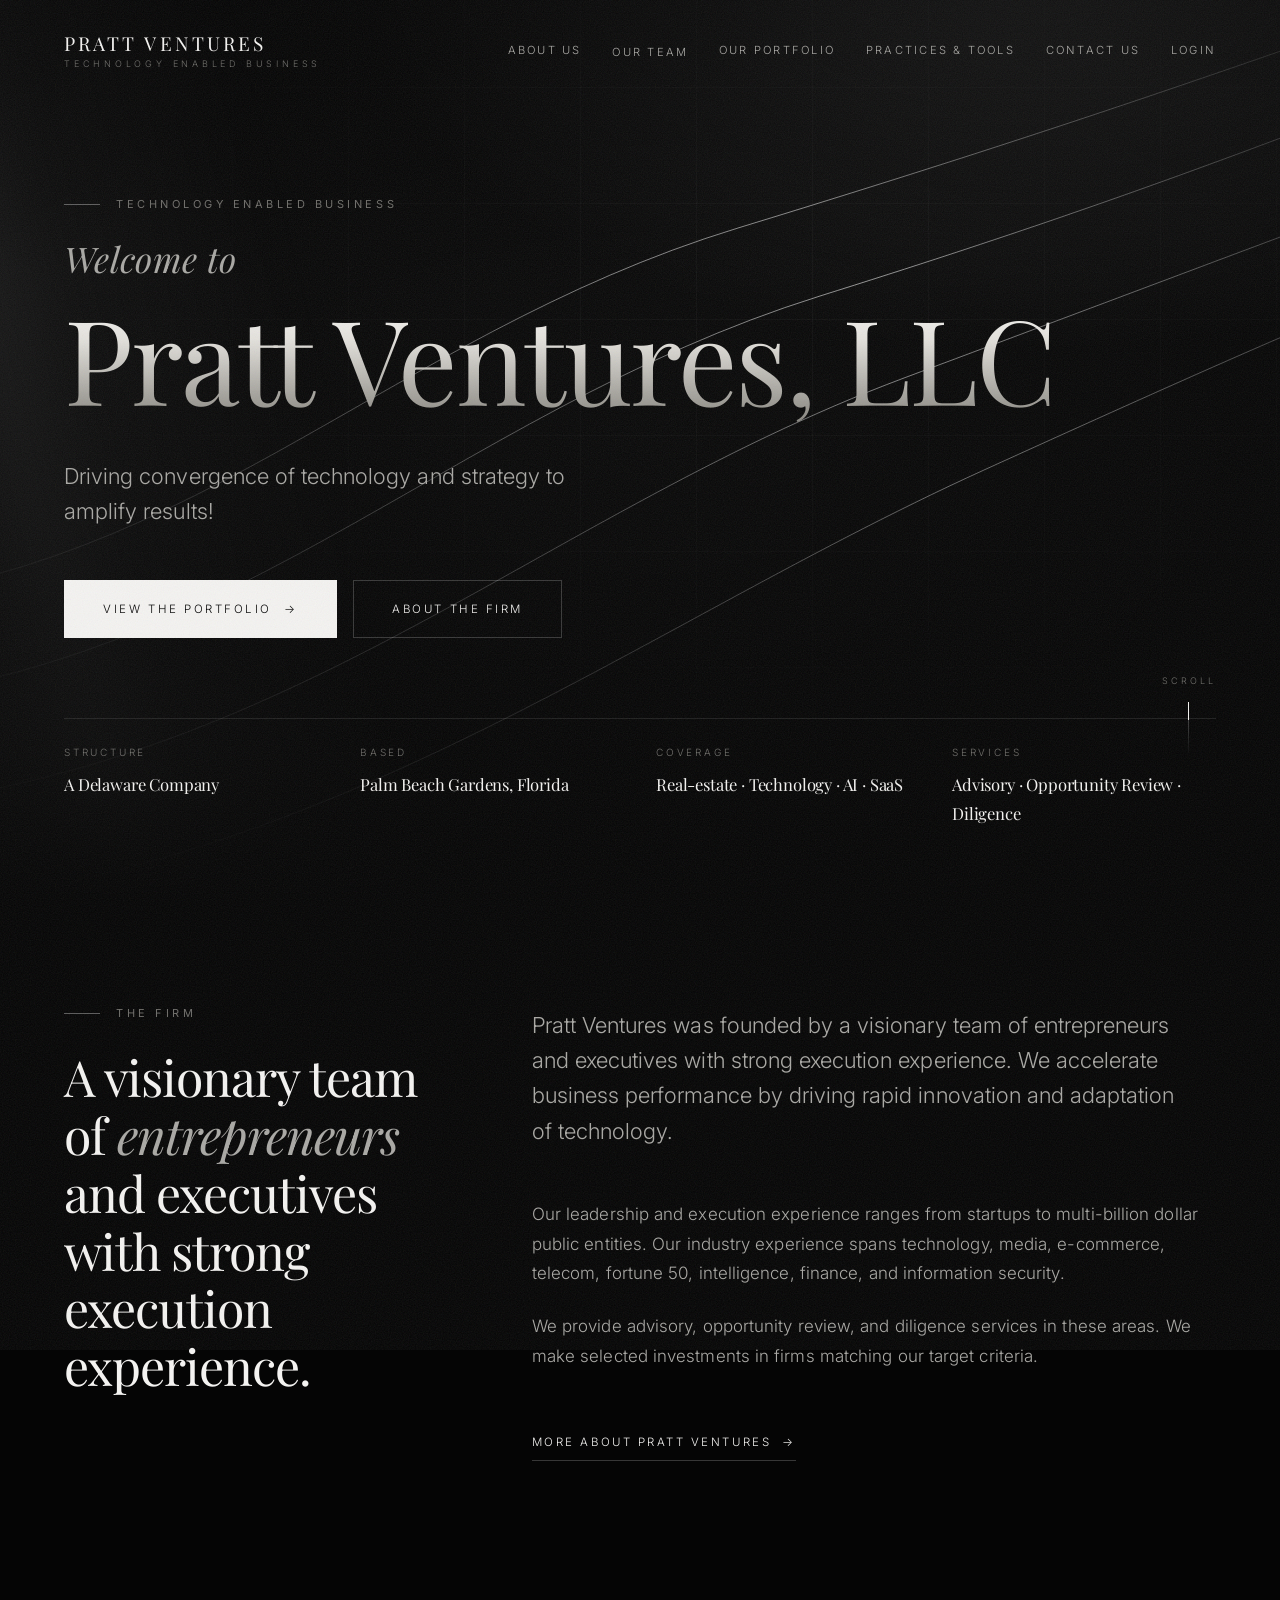
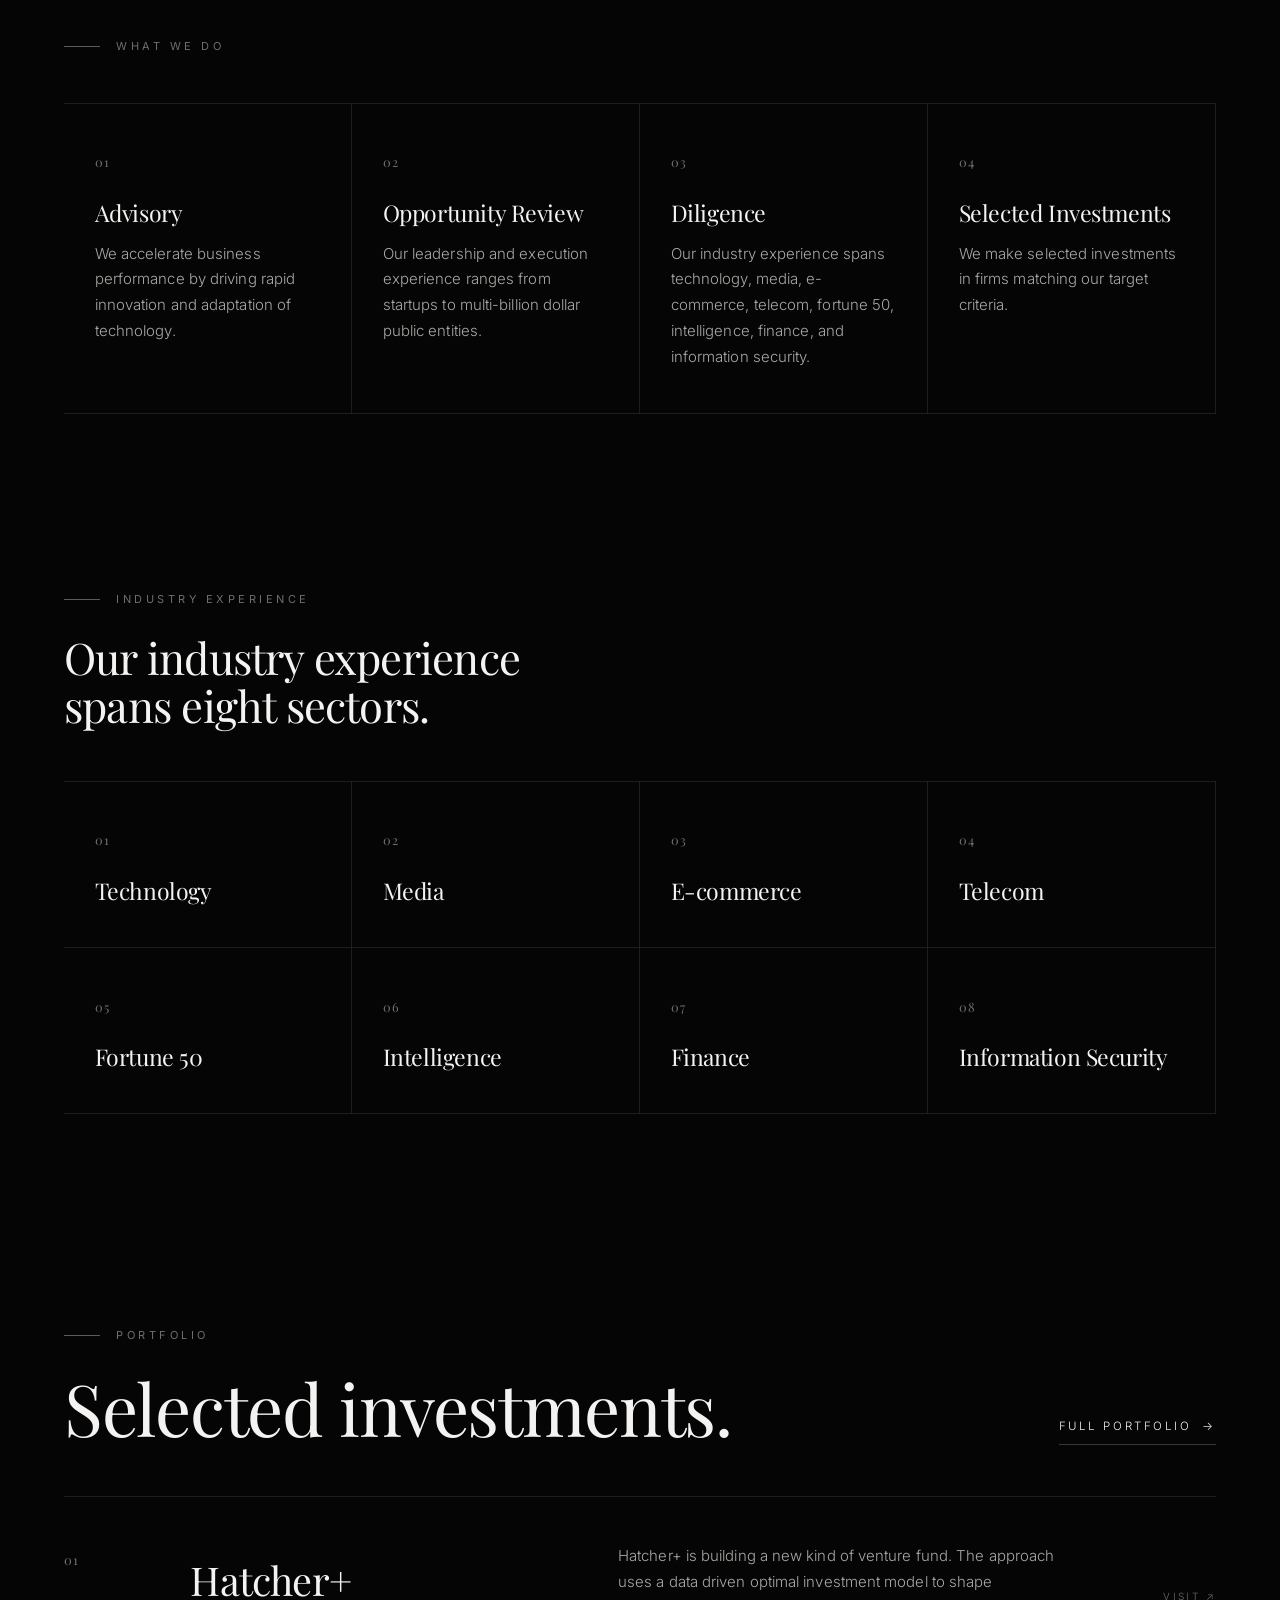
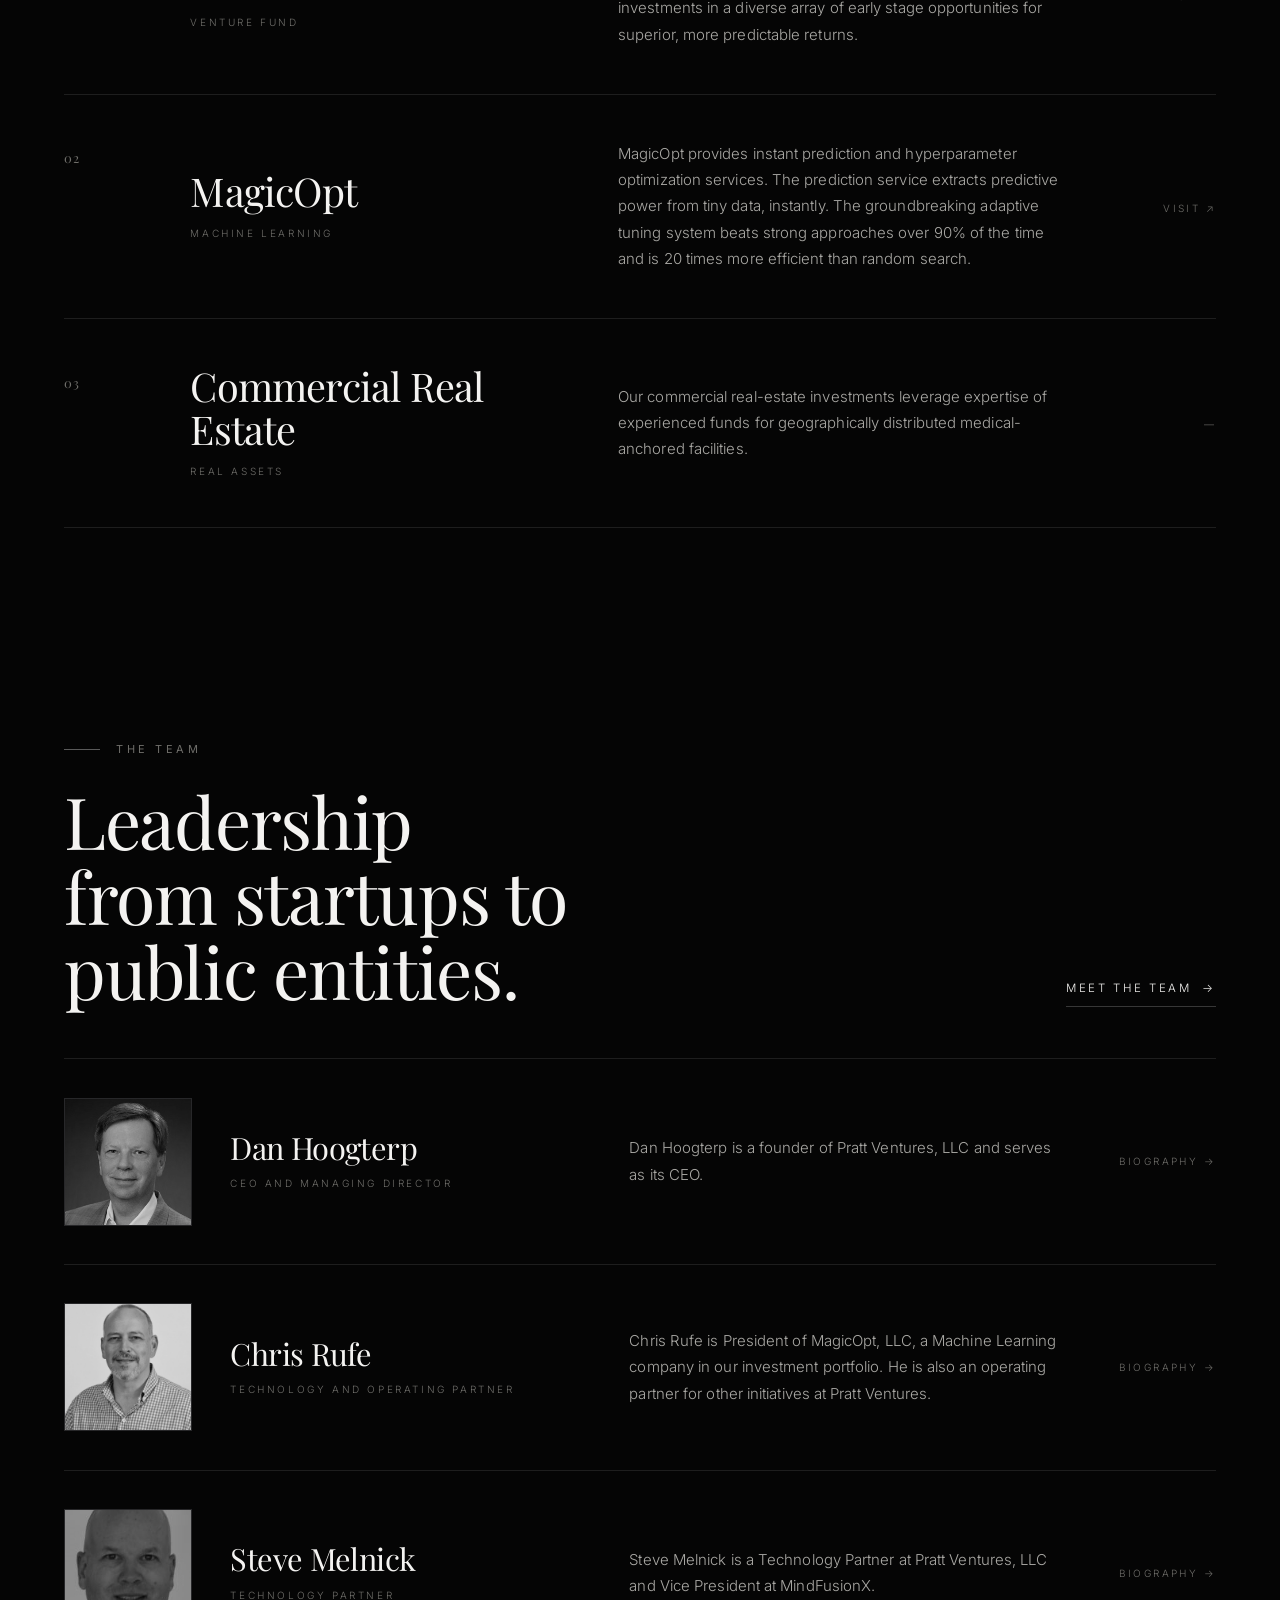
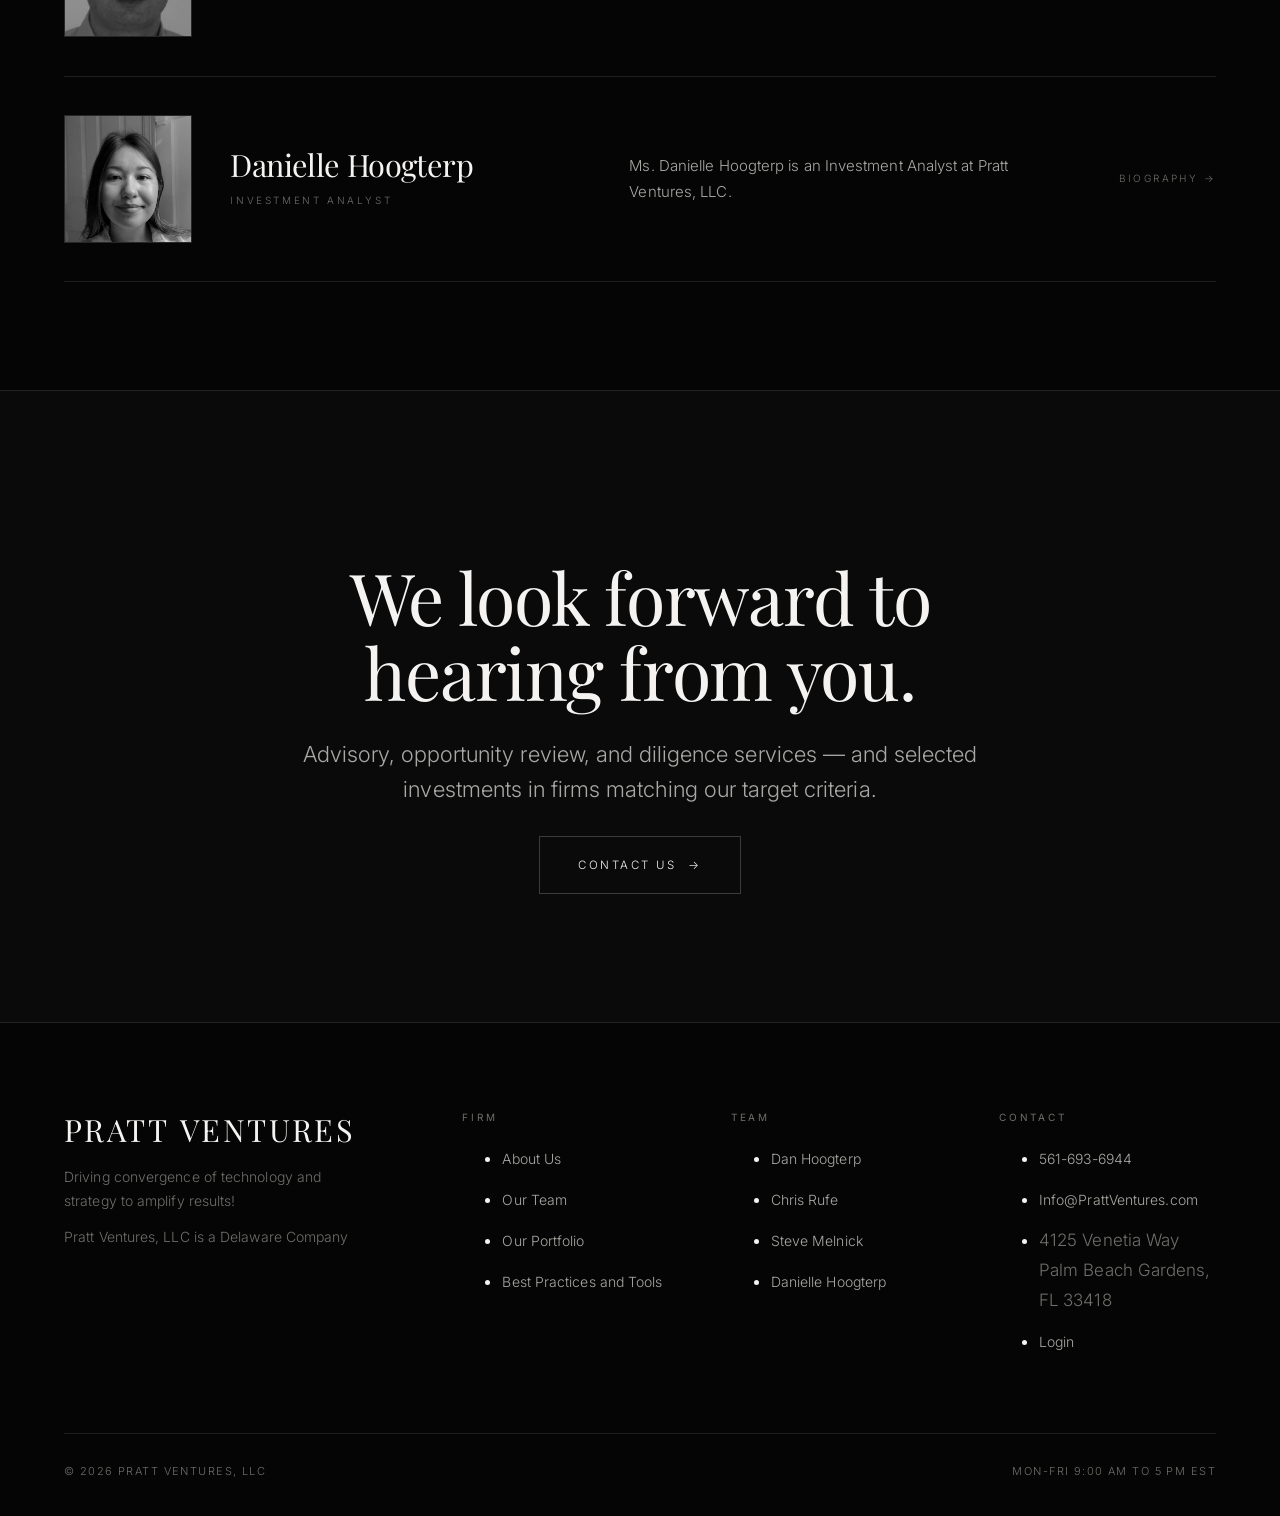
<file: index.html>
<!doctype html>
<html lang="en-US">
<head>
<meta charset="utf-8">
<meta name="viewport" content="width=device-width, initial-scale=1">
<title>Pratt Ventures, LLC | Technology Enabled Business</title>
<meta name="description" content="Visionary technology entrepreneurs and executives driving innovation to accelerate business performance — advisory, diligence and selected investments.">
<link rel="canonical" href="https://pratt-ventures.github.io/pratt-ventures/">
<meta name="robots" content="noindex, nofollow">
<meta name="author" content="Pratt Ventures, LLC">
<meta name="theme-color" content="#050505">
<meta name="color-scheme" content="dark">
<meta property="og:type" content="website">
<meta property="og:site_name" content="Pratt Ventures, LLC">
<meta property="og:locale" content="en_US">
<meta property="og:title" content="Pratt Ventures, LLC | Technology Enabled Business">
<meta property="og:description" content="Visionary technology entrepreneurs and executives driving innovation to accelerate business performance — advisory, diligence and selected investments.">
<meta property="og:url" content="https://pratt-ventures.github.io/pratt-ventures/">
<meta property="og:image" content="https://pratt-ventures.github.io/pratt-ventures/assets/img/og.png">
<meta property="og:image:alt" content="Pratt Ventures, LLC — technology enabled business">
<meta name="twitter:card" content="summary_large_image">
<meta name="twitter:title" content="Pratt Ventures, LLC | Technology Enabled Business">
<meta name="twitter:description" content="Visionary technology entrepreneurs and executives driving innovation to accelerate business performance — advisory, diligence and selected investments.">
<meta name="twitter:image" content="https://pratt-ventures.github.io/pratt-ventures/assets/img/og.png">
<meta name="twitter:site" content="@dan_hoog">
<link rel="icon" href="assets/img/favicon.svg" type="image/svg+xml">
<link rel="icon" href="assets/img/apple-touch-icon.png" sizes="180x180">
<link rel="apple-touch-icon" href="assets/img/apple-touch-icon.png">
<link rel="manifest" href="site.webmanifest">
<link rel="preconnect" href="https://fonts.googleapis.com">
<link rel="preconnect" href="https://fonts.gstatic.com" crossorigin>
<link rel="preload" as="style" href="https://fonts.googleapis.com/css2?family=Inter:wght@200;300;400;500&family=Playfair+Display:ital,wght@0,400;0,500;1,400&display=swap">
<link rel="stylesheet" href="https://fonts.googleapis.com/css2?family=Inter:wght@200;300;400;500&family=Playfair+Display:ital,wght@0,400;0,500;1,400&display=swap">
<link rel="stylesheet" href="assets/css/site.css">
<link rel="sitemap" type="application/xml" href="sitemap.xml">
<script type="application/ld+json">{"@context":"https://schema.org","@graph":[{"@type":"FinancialService","@id":"https://pratt-ventures.github.io/pratt-ventures/#organization","name":"Pratt Ventures, LLC","alternateName":"Pratt Ventures","url":"https://pratt-ventures.github.io/pratt-ventures/","logo":{"@type":"ImageObject","url":"https://pratt-ventures.github.io/pratt-ventures/assets/img/logo-512.png","width":512,"height":512},"image":"https://pratt-ventures.github.io/pratt-ventures/assets/img/og.png","slogan":"Driving convergence of technology and strategy to amplify results!","description":"Pratt Ventures, LLC accelerates business performance by driving rapid innovation and adaptation of technology, providing advisory, opportunity review and diligence services alongside selected investments.","telephone":"+1-561-693-6944","email":"info@prattventures.com","foundingDate":"2016-01","address":{"@type":"PostalAddress","streetAddress":"4125 Venetia Way","addressLocality":"Palm Beach Gardens","addressRegion":"FL","postalCode":"33418","addressCountry":"US"},"areaServed":"US","openingHoursSpecification":[{"@type":"OpeningHoursSpecification","dayOfWeek":["Monday","Tuesday","Wednesday","Thursday","Friday"],"opens":"09:00","closes":"17:00"}],"knowsAbout":["Venture capital","Private equity","Commercial real estate","Artificial intelligence","SaaS","Machine learning","Technology diligence","Information security"]},{"@type":"WebSite","@id":"https://pratt-ventures.github.io/pratt-ventures/#website","url":"https://pratt-ventures.github.io/pratt-ventures/","name":"Pratt Ventures, LLC","publisher":{"@id":"https://pratt-ventures.github.io/pratt-ventures/#organization"},"inLanguage":"en-US"},{"@type":"WebPage","@id":"https://pratt-ventures.github.io/pratt-ventures/#webpage","url":"https://pratt-ventures.github.io/pratt-ventures/","name":"Pratt Ventures, LLC | Technology Enabled Business","description":"Visionary technology entrepreneurs and executives driving innovation to accelerate business performance \u2014 advisory, diligence and selected investments.","isPartOf":{"@id":"https://pratt-ventures.github.io/pratt-ventures/#website"},"about":{"@id":"https://pratt-ventures.github.io/pratt-ventures/#organization"},"inLanguage":"en-US","primaryImageOfPage":"https://pratt-ventures.github.io/pratt-ventures/assets/img/og.png"}]}</script>
</head>
<body>
<a class="skip" href="#main">Skip to content</a>
<header class="hdr">
  <div class="hdr__in">
    <a class="brand" href="./" aria-label="Pratt Ventures, LLC — home">
      <span class="brand__name">Pratt Ventures</span>
      <span class="brand__sub">Technology Enabled Business</span>
    </a>
    <nav class="nav" aria-label="Primary"><a class="nav__l" href="about-us/">About Us</a><div class="nav__has"><a class="nav__l" href="our-team/">Our Team</a><div class="nav__panel"><a href="daniel-hoogterp/">Dan Hoogterp</a><a href="operating-partner-chris-rufe/">Chris Rufe</a><a href="technology-partner-stephen-melnick/">Steve Melnick</a><a href="investment-analyst-danielle-hoogterp/">Danielle Hoogterp</a></div></div><a class="nav__l" href="our-portfolio/">Our Portfolio</a><a class="nav__l" href="we-recommend/">Practices &amp; Tools</a><a class="nav__l" href="contact-us/">Contact Us</a><a class="nav__l" href="login/">Login</a></nav>
    <button class="burger" type="button" aria-expanded="false" aria-controls="drawer" aria-label="Open menu"><span></span></button>
  </div>
</header>
<div class="drawer" id="drawer" aria-hidden="true">
  <nav aria-label="Mobile"><a href="about-us/">About Us</a><a href="our-team/">Our Team</a><a class="sub" href="daniel-hoogterp/">Dan Hoogterp</a><a class="sub" href="operating-partner-chris-rufe/">Chris Rufe</a><a class="sub" href="technology-partner-stephen-melnick/">Steve Melnick</a><a class="sub" href="investment-analyst-danielle-hoogterp/">Danielle Hoogterp</a><a href="our-portfolio/">Our Portfolio</a><a href="we-recommend/">Practices &amp; Tools</a><a href="contact-us/">Contact Us</a><a href="login/">Login</a></nav>
</div>
<main id="main">
<section class="hero">
  <div class="lume" aria-hidden="true">
    <div class="lume__sheen"></div>
    <svg class="lume__lines" viewBox="0 0 1440 900" preserveAspectRatio="xMidYMid slice" focusable="false">
      <defs>
        <linearGradient id="pvSweep" x1="0" y1="1" x2="1" y2="0">
          <stop offset="0%" stop-color="#fff" stop-opacity="0"/>
          <stop offset="38%" stop-color="#fff" stop-opacity=".42"/>
          <stop offset="62%" stop-color="#fff" stop-opacity=".62"/>
          <stop offset="100%" stop-color="#fff" stop-opacity="0"/>
        </linearGradient>
      </defs>
      <path d="M-120 705 C 300 690, 520 415, 900 296 S 1400 118, 1620 44"/>
      <path d="M-120 812 C 344 796, 604 520, 984 378 S 1466 196, 1660 128"/>
      <path d="M-120 604 C 258 592, 458 338, 818 228 S 1338 58, 1560 -18"/>
      <path d="M-120 916 C 380 900, 690 640, 1064 470 S 1520 268, 1700 208"/>
    </svg>
    <div class="lume__fade"></div>
  </div>
  <div class="wrap hero__in">
    <p class="eyebrow">Technology Enabled Business</p>
    <h1 class="d1 hero__ttl">
      <span style="display:block;font-size:.3em;font-style:italic;letter-spacing:.01em;color:var(--fg-dim);margin-bottom:.5em">Welcome to</span>
      <span class="leaf">Pratt Ventures,&nbsp;LLC</span>
    </h1>
    <p class="lede hero__lede">Driving convergence of technology and strategy to amplify results!</p>
    <div class="hero__cta">
      <a class="btn btn--solid" href="our-portfolio/">View the portfolio <span class="arw">&rarr;</span></a>
      <a class="btn" href="about-us/">About the firm</a>
    </div>
    <dl class="hero__meta"><div><dt>Structure</dt><dd>A Delaware Company</dd></div><div><dt>Based</dt><dd>Palm Beach Gardens, Florida</dd></div><div><dt>Coverage</dt><dd>Real-estate · Technology · AI · SaaS</dd></div><div><dt>Services</dt><dd>Advisory · Opportunity Review · Diligence</dd></div></dl>
  </div>
  <div class="scrollcue" aria-hidden="true"><span>Scroll</span><i></i></div>
</section>

<section class="section" id="firm">
  <div class="wrap split">
    <div class="sticky">
      <p class="eyebrow rv">The Firm</p>
      <h2 class="statement rv rv-d1 mt-m">A visionary team of <em>entrepreneurs</em> and executives with strong execution experience.</h2>
    </div>
    <div class="body">
      <p class="lede rv">Pratt Ventures was founded by a visionary team of entrepreneurs and executives with strong execution experience. We accelerate business performance by driving rapid innovation and adaptation of technology.</p>
      <div class="mt-l rv rv-d1"><p>Our leadership and execution experience ranges from startups to multi-billion dollar public entities. Our industry experience spans technology, media, e-commerce, telecom, fortune 50, intelligence, finance, and information security.</p><p>We provide advisory, opportunity review, and diligence services in these areas. We make selected investments in firms matching our target criteria.</p></div>
      <p class="mt-l rv rv-d2"><a class="link" href="about-us/">More about Pratt Ventures <span class="arw">&rarr;</span></a></p>
    </div>
  </div>
</section>

<section class="section section--tight" id="services">
  <div class="wrap">
    <p class="eyebrow rv">What We Do</p>
    <ul class="pillars mt-l"><li class="pillar rv rv-d0"><span class="pillar__n">01</span><h3>Advisory</h3><p>We accelerate business performance by driving rapid innovation and adaptation of technology.</p></li><li class="pillar rv rv-d1"><span class="pillar__n">02</span><h3>Opportunity Review</h3><p>Our leadership and execution experience ranges from startups to multi-billion dollar public entities.</p></li><li class="pillar rv rv-d2"><span class="pillar__n">03</span><h3>Diligence</h3><p>Our industry experience spans technology, media, e-commerce, telecom, fortune 50, intelligence, finance, and information security.</p></li><li class="pillar rv rv-d3"><span class="pillar__n">04</span><h3>Selected Investments</h3><p>We make selected investments in firms matching our target criteria.</p></li></ul>
  </div>
</section>

<section class="section" id="industries">
  <div class="wrap">
    <p class="eyebrow rv">Industry Experience</p>
    <h2 class="d3 rv rv-d1 mt-m" style="max-width:24ch">Our industry experience spans eight sectors.</h2>
    <ul class="pillars mt-l"><li class="pillar rv"><span class="pillar__n">01</span><h3>Technology</h3></li><li class="pillar rv"><span class="pillar__n">02</span><h3>Media</h3></li><li class="pillar rv"><span class="pillar__n">03</span><h3>E-commerce</h3></li><li class="pillar rv"><span class="pillar__n">04</span><h3>Telecom</h3></li><li class="pillar rv"><span class="pillar__n">05</span><h3>Fortune 50</h3></li><li class="pillar rv"><span class="pillar__n">06</span><h3>Intelligence</h3></li><li class="pillar rv"><span class="pillar__n">07</span><h3>Finance</h3></li><li class="pillar rv"><span class="pillar__n">08</span><h3>Information Security</h3></li></ul>
  </div>
</section>

<section class="section" id="portfolio">
  <div class="wrap">
    <div style="display:flex;flex-wrap:wrap;gap:1.5rem;align-items:flex-end;justify-content:space-between">
      <div>
        <p class="eyebrow rv">Portfolio</p>
        <h2 class="d2 rv rv-d1 mt-m" style="max-width:16ch">Selected investments.</h2>
      </div>
      <p class="rv rv-d2"><a class="link" href="our-portfolio/">Full portfolio <span class="arw">&rarr;</span></a></p>
    </div>
    <div class="mt-l"><div class="pf"><a class="pf__row rv" href="https://hatcher.com/" rel="noopener" target="_blank"><span class="pf__n">01</span>
      <span class="pf__name-wrap">
        <span class="pf__name">Hatcher+</span>
        <span class="pf__tag">Venture Fund</span>
      </span>
      <span class="pf__txt">Hatcher+ is building a new kind of venture fund. The approach uses a data driven optimal investment model to shape investments in a diverse array of early stage opportunities for superior, more predictable returns.</span>
      <span class="pf__end"><span class="pf__go">Visit <span class="arw" aria-hidden="true">&#8599;</span></span></span></a><a class="pf__row rv" href="https://magicopt.com" rel="noopener" target="_blank"><span class="pf__n">02</span>
      <span class="pf__name-wrap">
        <span class="pf__name">MagicOpt</span>
        <span class="pf__tag">Machine Learning</span>
      </span>
      <span class="pf__txt">MagicOpt provides instant prediction and hyperparameter optimization services. The prediction service extracts predictive power from tiny data, instantly. The groundbreaking adaptive tuning system beats strong approaches over 90% of the time and is 20 times more efficient than random search.</span>
      <span class="pf__end"><span class="pf__go">Visit <span class="arw" aria-hidden="true">&#8599;</span></span></span></a><div class="pf__row rv"><span class="pf__n">03</span>
      <span class="pf__name-wrap">
        <span class="pf__name">Commercial Real Estate</span>
        <span class="pf__tag">Real Assets</span>
      </span>
      <span class="pf__txt">Our commercial real-estate investments leverage expertise of experienced funds for geographically distributed medical-anchored facilities.</span>
      <span class="pf__end"><span class="pf__go">&mdash;</span></span></div></div></div>
  </div>
</section>

<section class="section" id="team">
  <div class="wrap">
    <div style="display:flex;flex-wrap:wrap;gap:1.5rem;align-items:flex-end;justify-content:space-between">
      <div>
        <p class="eyebrow rv">The Team</p>
        <h2 class="d2 rv rv-d1 mt-m" style="max-width:18ch">Leadership from startups to public entities.</h2>
      </div>
      <p class="rv rv-d2"><a class="link" href="our-team/">Meet the team <span class="arw">&rarr;</span></a></p>
    </div>
    <div class="mt-l"><div class="roster"><a class="roster__row rv rv-d0" href="daniel-hoogterp/">
      <span class="roster__fig">
        <img src="assets/img/dan-hoogterp.jpg" alt="Dan Hoogterp, CEO and Managing Director of Pratt Ventures, LLC" width="360" height="360" loading="lazy" decoding="async">
      </span>
      <span class="roster__id">
        <span class="roster__name">Dan Hoogterp</span>
        <span class="roster__role">CEO and Managing Director</span>
      </span>
      <span class="roster__note">Dan Hoogterp is a founder of Pratt Ventures, LLC and serves as its CEO.</span>
      <span class="roster__go">Biography <span class="arw" aria-hidden="true">&rarr;</span></span>
    </a><a class="roster__row rv rv-d1" href="operating-partner-chris-rufe/">
      <span class="roster__fig">
        <img src="assets/img/chris-rufe.jpg" alt="Chris Rufe, Operating and Technology Partner at Pratt Ventures, LLC" width="360" height="360" loading="lazy" decoding="async">
      </span>
      <span class="roster__id">
        <span class="roster__name">Chris Rufe</span>
        <span class="roster__role">Technology and Operating Partner</span>
      </span>
      <span class="roster__note">Chris Rufe is President of MagicOpt, LLC, a Machine Learning company in our investment portfolio. He is also an operating partner for other initiatives at Pratt Ventures.</span>
      <span class="roster__go">Biography <span class="arw" aria-hidden="true">&rarr;</span></span>
    </a><a class="roster__row rv rv-d2" href="technology-partner-stephen-melnick/">
      <span class="roster__fig">
        <img src="assets/img/steve-melnick.png" alt="Steve Melnick, Technology Partner at Pratt Ventures, LLC" width="360" height="360" loading="lazy" decoding="async">
      </span>
      <span class="roster__id">
        <span class="roster__name">Steve Melnick</span>
        <span class="roster__role">Technology Partner</span>
      </span>
      <span class="roster__note">Steve Melnick is a Technology Partner at Pratt Ventures, LLC and Vice President at MindFusionX.</span>
      <span class="roster__go">Biography <span class="arw" aria-hidden="true">&rarr;</span></span>
    </a><a class="roster__row rv rv-d3" href="investment-analyst-danielle-hoogterp/">
      <span class="roster__fig">
        <img src="assets/img/danielle-hoogterp.jpg" alt="Danielle Hoogterp, Investment Analyst at Pratt Ventures, LLC" width="360" height="360" loading="lazy" decoding="async">
      </span>
      <span class="roster__id">
        <span class="roster__name">Danielle Hoogterp</span>
        <span class="roster__role">Investment Analyst</span>
      </span>
      <span class="roster__note">Ms. Danielle Hoogterp is an Investment Analyst at Pratt Ventures, LLC.</span>
      <span class="roster__go">Biography <span class="arw" aria-hidden="true">&rarr;</span></span>
    </a></div></div>
  </div>
</section>

<section class="band">
  <div class="wrap band__in">
    <p class="eyebrow eyebrow--plain rv">Pratt Ventures, LLC</p>
    <h2 class="d2 band__ttl rv rv-d1">We look forward to hearing from you.</h2>
    <p class="lede rv rv-d2" style="max-width:52ch">Advisory, opportunity review, and diligence services — and selected investments in firms matching our target criteria.</p>
    <p class="rv rv-d3"><a class="btn" href="contact-us/">Contact us <span class="arw">&rarr;</span></a></p>
  </div>
</section>
</main><footer class="ftr">
  <div class="wrap">
    <div class="ftr__grid">
      <div>
        <p class="ftr__mark">Pratt&nbsp;Ventures</p>
        <p class="ftr__tag">Driving convergence of technology and strategy to amplify results!</p>
        <p class="ftr__tag" style="margin-top:.8rem">Pratt Ventures, LLC is a Delaware Company</p>
      </div>
      <div>
        <h2>Firm</h2>
        <ul>
          <li><a href="about-us/">About Us</a></li>
          <li><a href="our-team/">Our Team</a></li>
          <li><a href="our-portfolio/">Our Portfolio</a></li>
          <li><a href="we-recommend/">Best Practices and Tools</a></li>
        </ul>
      </div>
      <div>
        <h2>Team</h2>
        <ul><li><a href="daniel-hoogterp/">Dan Hoogterp</a></li><li><a href="operating-partner-chris-rufe/">Chris Rufe</a></li><li><a href="technology-partner-stephen-melnick/">Steve Melnick</a></li><li><a href="investment-analyst-danielle-hoogterp/">Danielle Hoogterp</a></li></ul>
      </div>
      <div>
        <h2>Contact</h2>
        <ul>
          <li><a href="tel:+1-561-693-6944">561-693-6944</a></li>
          <li><a href="mailto:info@prattventures.com">Info@PrattVentures.com</a></li>
          <li><span class="muted">4125 Venetia Way<br>Palm Beach Gardens, FL 33418</span></li>
          <li><a href="login/">Login</a></li>
        </ul>
      </div>
    </div>
    <div class="ftr__base">
      <span>&copy; <span data-year>2026</span> Pratt Ventures, LLC</span>
      <span>Mon-Fri 9:00 AM to 5 PM EST</span>
    </div>
  </div>
</footer>
<script src="assets/js/site.js" defer></script>
</body>
</html>
</file>
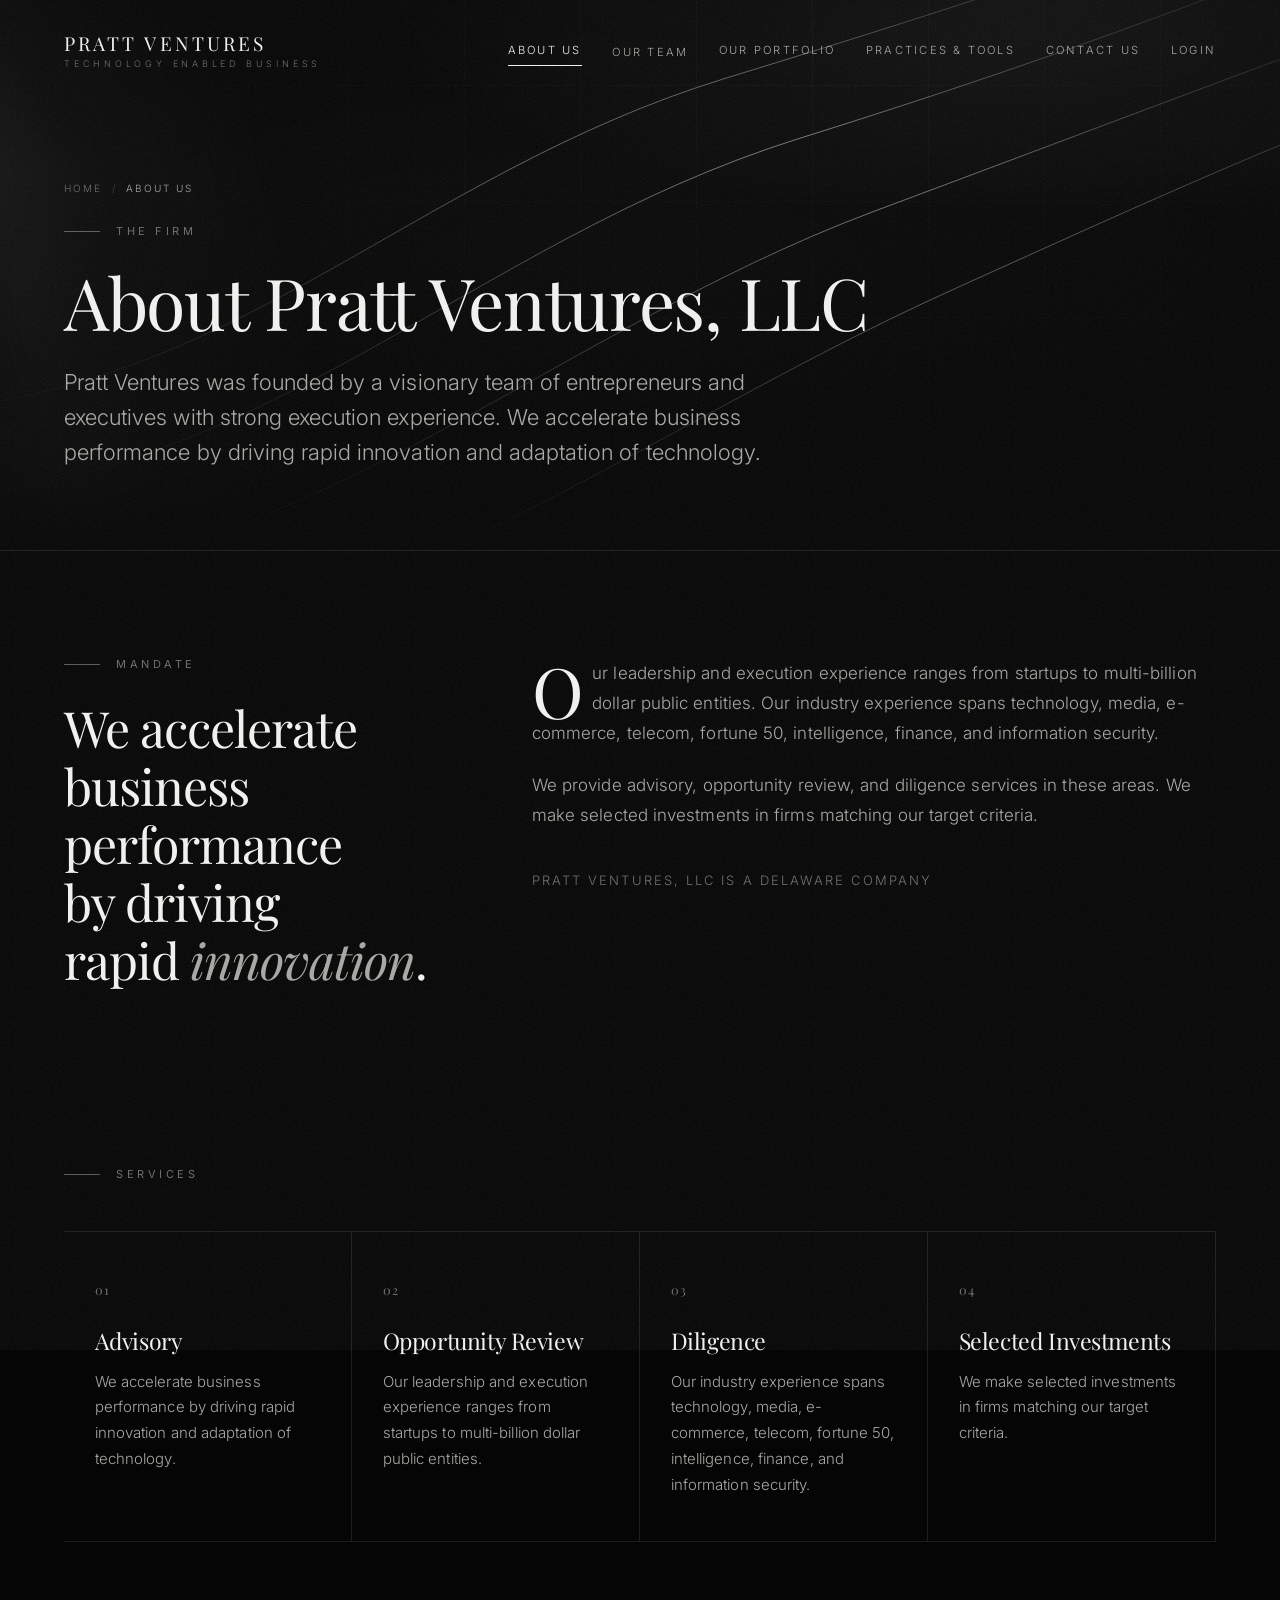
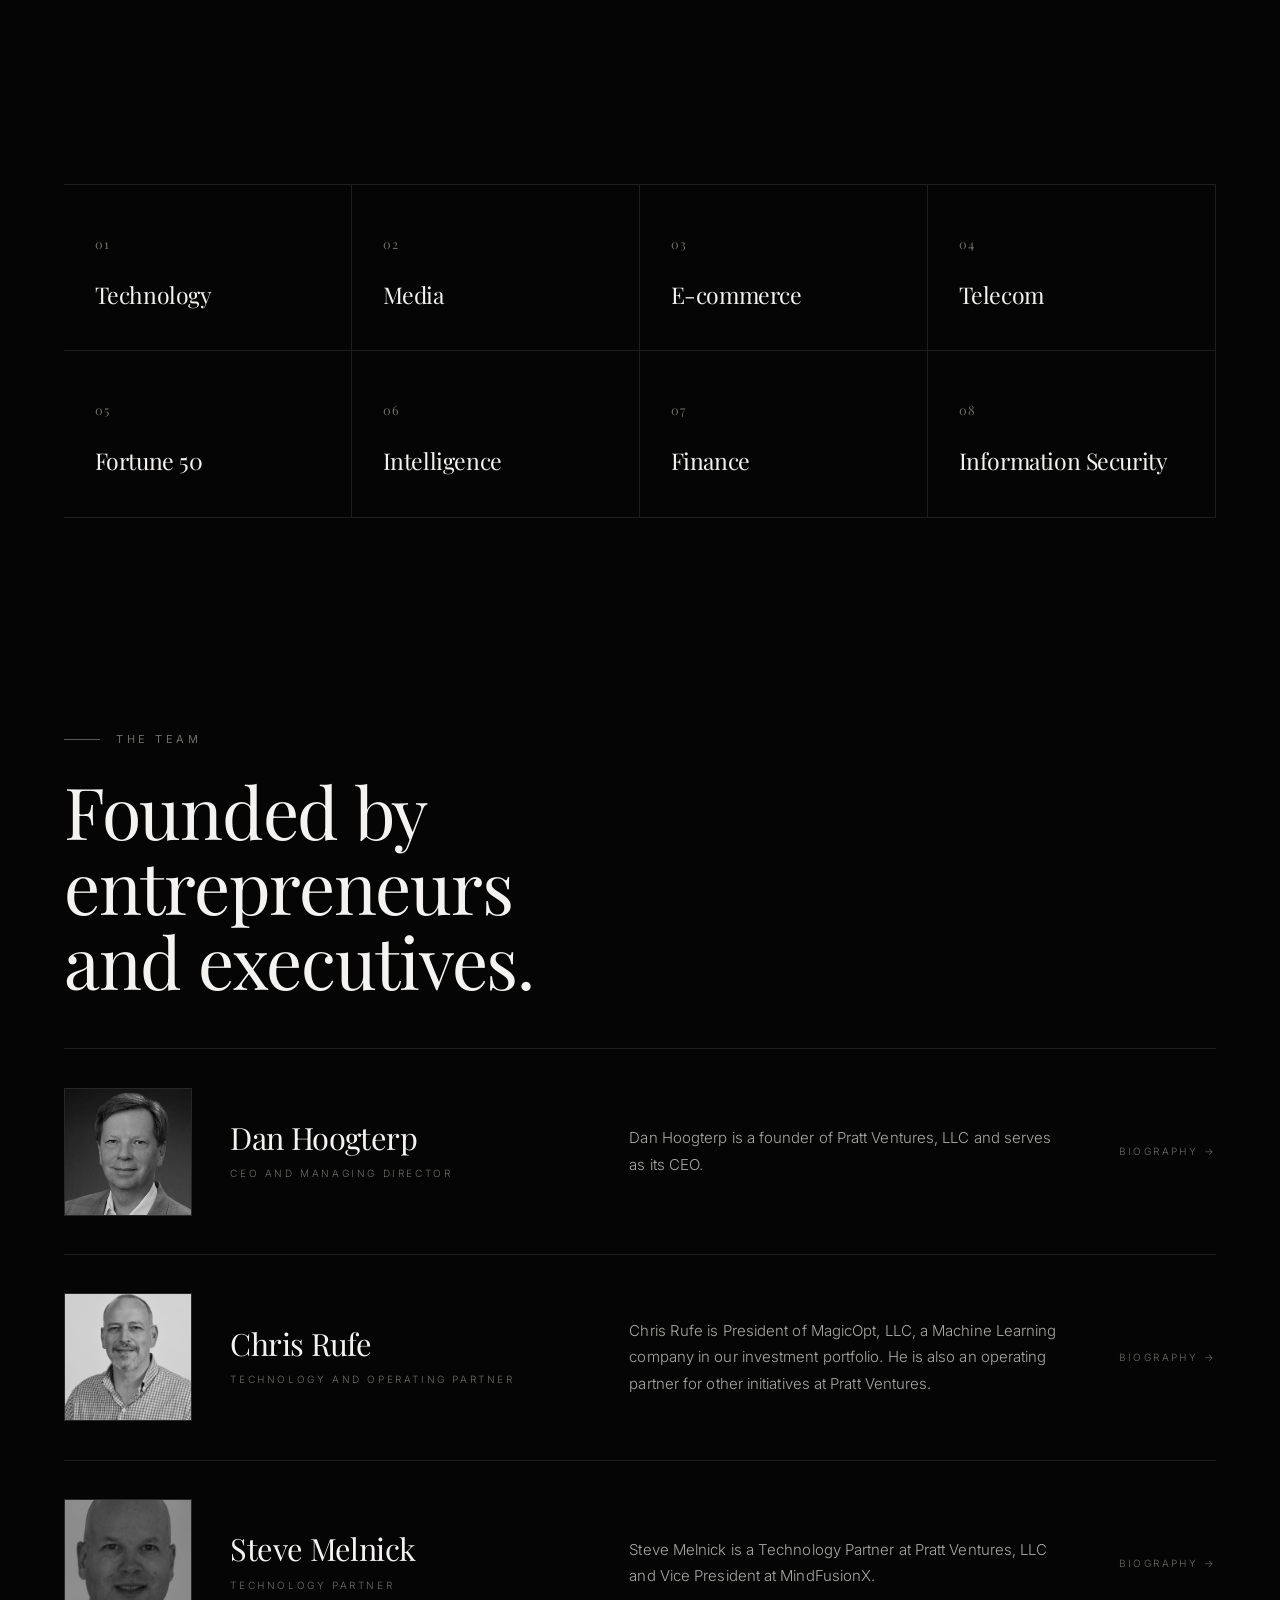
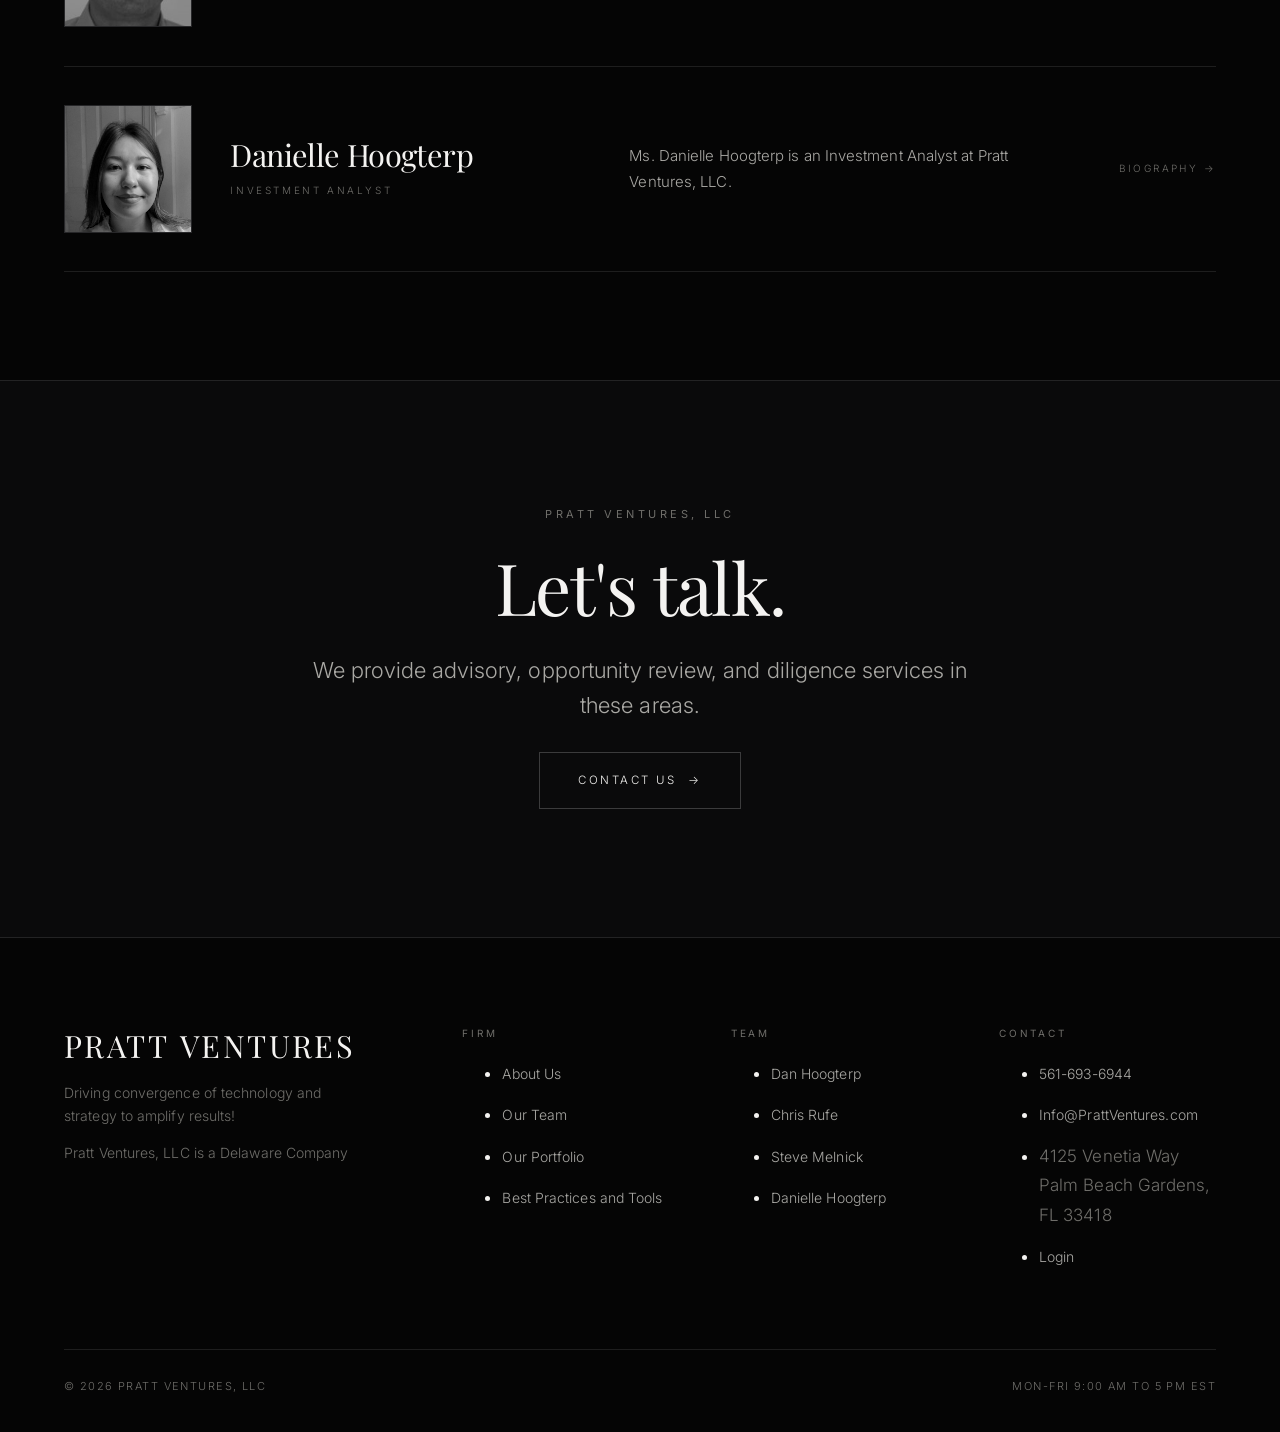
<file: about-us/index.html>
<!doctype html>
<html lang="en-US">
<head>
<meta charset="utf-8">
<meta name="viewport" content="width=device-width, initial-scale=1">
<title>About Pratt Ventures, LLC | Technology &amp; Investment Firm</title>
<meta name="description" content="Founded by entrepreneurs and executives with strong execution experience, Pratt Ventures accelerates business performance through rapid technology innovation.">
<link rel="canonical" href="https://pratt-ventures.github.io/pratt-ventures/about-us/">
<meta name="robots" content="noindex, nofollow">
<meta name="author" content="Pratt Ventures, LLC">
<meta name="theme-color" content="#050505">
<meta name="color-scheme" content="dark">
<meta property="og:type" content="website">
<meta property="og:site_name" content="Pratt Ventures, LLC">
<meta property="og:locale" content="en_US">
<meta property="og:title" content="About Pratt Ventures, LLC | Technology &amp; Investment Firm">
<meta property="og:description" content="Founded by entrepreneurs and executives with strong execution experience, Pratt Ventures accelerates business performance through rapid technology innovation.">
<meta property="og:url" content="https://pratt-ventures.github.io/pratt-ventures/about-us/">
<meta property="og:image" content="https://pratt-ventures.github.io/pratt-ventures/assets/img/og.png">
<meta property="og:image:alt" content="Pratt Ventures, LLC">
<meta name="twitter:card" content="summary_large_image">
<meta name="twitter:title" content="About Pratt Ventures, LLC | Technology &amp; Investment Firm">
<meta name="twitter:description" content="Founded by entrepreneurs and executives with strong execution experience, Pratt Ventures accelerates business performance through rapid technology innovation.">
<meta name="twitter:image" content="https://pratt-ventures.github.io/pratt-ventures/assets/img/og.png">
<meta name="twitter:site" content="@dan_hoog">
<link rel="icon" href="../assets/img/favicon.svg" type="image/svg+xml">
<link rel="icon" href="../assets/img/apple-touch-icon.png" sizes="180x180">
<link rel="apple-touch-icon" href="../assets/img/apple-touch-icon.png">
<link rel="manifest" href="../site.webmanifest">
<link rel="preconnect" href="https://fonts.googleapis.com">
<link rel="preconnect" href="https://fonts.gstatic.com" crossorigin>
<link rel="preload" as="style" href="https://fonts.googleapis.com/css2?family=Inter:wght@200;300;400;500&family=Playfair+Display:ital,wght@0,400;0,500;1,400&display=swap">
<link rel="stylesheet" href="https://fonts.googleapis.com/css2?family=Inter:wght@200;300;400;500&family=Playfair+Display:ital,wght@0,400;0,500;1,400&display=swap">
<link rel="stylesheet" href="../assets/css/site.css">
<link rel="sitemap" type="application/xml" href="../sitemap.xml">
<script type="application/ld+json">{"@context":"https://schema.org","@graph":[{"@type":"FinancialService","@id":"https://pratt-ventures.github.io/pratt-ventures/#organization","name":"Pratt Ventures, LLC","alternateName":"Pratt Ventures","url":"https://pratt-ventures.github.io/pratt-ventures/","logo":{"@type":"ImageObject","url":"https://pratt-ventures.github.io/pratt-ventures/assets/img/logo-512.png","width":512,"height":512},"image":"https://pratt-ventures.github.io/pratt-ventures/assets/img/og.png","slogan":"Driving convergence of technology and strategy to amplify results!","description":"Pratt Ventures, LLC accelerates business performance by driving rapid innovation and adaptation of technology, providing advisory, opportunity review and diligence services alongside selected investments.","telephone":"+1-561-693-6944","email":"info@prattventures.com","foundingDate":"2016-01","address":{"@type":"PostalAddress","streetAddress":"4125 Venetia Way","addressLocality":"Palm Beach Gardens","addressRegion":"FL","postalCode":"33418","addressCountry":"US"},"areaServed":"US","openingHoursSpecification":[{"@type":"OpeningHoursSpecification","dayOfWeek":["Monday","Tuesday","Wednesday","Thursday","Friday"],"opens":"09:00","closes":"17:00"}],"knowsAbout":["Venture capital","Private equity","Commercial real estate","Artificial intelligence","SaaS","Machine learning","Technology diligence","Information security"]},{"@type":"WebSite","@id":"https://pratt-ventures.github.io/pratt-ventures/#website","url":"https://pratt-ventures.github.io/pratt-ventures/","name":"Pratt Ventures, LLC","publisher":{"@id":"https://pratt-ventures.github.io/pratt-ventures/#organization"},"inLanguage":"en-US"},{"@type":"AboutPage","@id":"https://pratt-ventures.github.io/pratt-ventures/about-us/#webpage","url":"https://pratt-ventures.github.io/pratt-ventures/about-us/","name":"About Pratt Ventures, LLC | Technology & Investment Firm","description":"Founded by entrepreneurs and executives with strong execution experience, Pratt Ventures accelerates business performance through rapid technology innovation.","isPartOf":{"@id":"https://pratt-ventures.github.io/pratt-ventures/#website"},"about":{"@id":"https://pratt-ventures.github.io/pratt-ventures/#organization"},"inLanguage":"en-US","primaryImageOfPage":"https://pratt-ventures.github.io/pratt-ventures/assets/img/og.png"},{"@type":"BreadcrumbList","itemListElement":[{"@type":"ListItem","position":1,"name":"Home","item":"https://pratt-ventures.github.io/pratt-ventures/"},{"@type":"ListItem","position":2,"name":"About Us","item":"https://pratt-ventures.github.io/pratt-ventures/about-us/"}]}]}</script>
</head>
<body>
<a class="skip" href="#main">Skip to content</a>
<header class="hdr">
  <div class="hdr__in">
    <a class="brand" href="../" aria-label="Pratt Ventures, LLC — home">
      <span class="brand__name">Pratt Ventures</span>
      <span class="brand__sub">Technology Enabled Business</span>
    </a>
    <nav class="nav" aria-label="Primary"><a class="nav__l" href="../about-us/" aria-current="page">About Us</a><div class="nav__has"><a class="nav__l" href="../our-team/">Our Team</a><div class="nav__panel"><a href="../daniel-hoogterp/">Dan Hoogterp</a><a href="../operating-partner-chris-rufe/">Chris Rufe</a><a href="../technology-partner-stephen-melnick/">Steve Melnick</a><a href="../investment-analyst-danielle-hoogterp/">Danielle Hoogterp</a></div></div><a class="nav__l" href="../our-portfolio/">Our Portfolio</a><a class="nav__l" href="../we-recommend/">Practices &amp; Tools</a><a class="nav__l" href="../contact-us/">Contact Us</a><a class="nav__l" href="../login/">Login</a></nav>
    <button class="burger" type="button" aria-expanded="false" aria-controls="drawer" aria-label="Open menu"><span></span></button>
  </div>
</header>
<div class="drawer" id="drawer" aria-hidden="true">
  <nav aria-label="Mobile"><a href="../about-us/">About Us</a><a href="../our-team/">Our Team</a><a class="sub" href="../daniel-hoogterp/">Dan Hoogterp</a><a class="sub" href="../operating-partner-chris-rufe/">Chris Rufe</a><a class="sub" href="../technology-partner-stephen-melnick/">Steve Melnick</a><a class="sub" href="../investment-analyst-danielle-hoogterp/">Danielle Hoogterp</a><a href="../our-portfolio/">Our Portfolio</a><a href="../we-recommend/">Practices &amp; Tools</a><a href="../contact-us/">Contact Us</a><a href="../login/">Login</a></nav>
</div>
<main id="main">
<section class="phead">
  <div class="lume" aria-hidden="true">
    <div class="lume__sheen"></div>
    <svg class="lume__lines" viewBox="0 0 1440 900" preserveAspectRatio="xMidYMid slice" focusable="false">
      <defs>
        <linearGradient id="pvSweep" x1="0" y1="1" x2="1" y2="0">
          <stop offset="0%" stop-color="#fff" stop-opacity="0"/>
          <stop offset="38%" stop-color="#fff" stop-opacity=".42"/>
          <stop offset="62%" stop-color="#fff" stop-opacity=".62"/>
          <stop offset="100%" stop-color="#fff" stop-opacity="0"/>
        </linearGradient>
      </defs>
      <path d="M-120 705 C 300 690, 520 415, 900 296 S 1400 118, 1620 44"/>
      <path d="M-120 812 C 344 796, 604 520, 984 378 S 1466 196, 1660 128"/>
      <path d="M-120 604 C 258 592, 458 338, 818 228 S 1338 58, 1560 -18"/>
      <path d="M-120 916 C 380 900, 690 640, 1064 470 S 1520 268, 1700 208"/>
    </svg>
    <div class="lume__fade"></div>
  </div>
  <div class="wrap phead__in">
    <nav aria-label="Breadcrumb"><ol class="crumbs"><li><a href="../">Home</a></li><li><span aria-current="page">About Us</span></li></ol></nav>
    <p class="eyebrow mt-m">The Firm</p>
    <h1 class="d2 phead__ttl">About Pratt Ventures, LLC</h1>
    <p class="lede phead__lede">Pratt Ventures was founded by a visionary team of entrepreneurs and executives with strong execution experience. We accelerate business performance by driving rapid innovation and adaptation of technology.</p>
  </div>
</section>

<section class="section">
  <div class="wrap split">
    <div class="sticky">
      <p class="eyebrow rv">Mandate</p>
      <h2 class="statement rv rv-d1 mt-m">We accelerate business performance by driving rapid <em>innovation</em>.</h2>
    </div>
    <div class="body rv">
      <p class="dropcap">Our leadership and execution experience ranges from startups to multi-billion dollar public entities. Our industry experience spans technology, media, e-commerce, telecom, fortune 50, intelligence, finance, and information security.</p>
      <p>We provide advisory, opportunity review, and diligence services in these areas. We make selected investments in firms matching our target criteria.</p>
      <p class="muted" style="margin-top:2.4rem;font-size:.8125rem;letter-spacing:.16em;text-transform:uppercase">Pratt Ventures, LLC is a Delaware Company</p>
    </div>
  </div>
</section>

<section class="section section--tight">
  <div class="wrap">
    <p class="eyebrow rv">Services</p>
    <ul class="pillars mt-l"><li class="pillar rv rv-d0"><span class="pillar__n">01</span><h3>Advisory</h3><p>We accelerate business performance by driving rapid innovation and adaptation of technology.</p></li><li class="pillar rv rv-d1"><span class="pillar__n">02</span><h3>Opportunity Review</h3><p>Our leadership and execution experience ranges from startups to multi-billion dollar public entities.</p></li><li class="pillar rv rv-d2"><span class="pillar__n">03</span><h3>Diligence</h3><p>Our industry experience spans technology, media, e-commerce, telecom, fortune 50, intelligence, finance, and information security.</p></li><li class="pillar rv rv-d3"><span class="pillar__n">04</span><h3>Selected Investments</h3><p>We make selected investments in firms matching our target criteria.</p></li></ul>
  </div>
</section>

<section class="section">
  <div class="wrap">
    <p class="eyebrow rv">Industry Experience</p>
    <ul class="pillars mt-l"><li class="pillar rv"><span class="pillar__n">01</span><h3>Technology</h3></li><li class="pillar rv"><span class="pillar__n">02</span><h3>Media</h3></li><li class="pillar rv"><span class="pillar__n">03</span><h3>E-commerce</h3></li><li class="pillar rv"><span class="pillar__n">04</span><h3>Telecom</h3></li><li class="pillar rv"><span class="pillar__n">05</span><h3>Fortune 50</h3></li><li class="pillar rv"><span class="pillar__n">06</span><h3>Intelligence</h3></li><li class="pillar rv"><span class="pillar__n">07</span><h3>Finance</h3></li><li class="pillar rv"><span class="pillar__n">08</span><h3>Information Security</h3></li></ul>
  </div>
</section>

<section class="section">
  <div class="wrap">
    <p class="eyebrow rv">The Team</p>
    <h2 class="d2 rv rv-d1 mt-m" style="max-width:18ch">Founded by entrepreneurs and executives.</h2>
    <div class="mt-l"><div class="roster"><a class="roster__row rv rv-d0" href="../daniel-hoogterp/">
      <span class="roster__fig">
        <img src="../assets/img/dan-hoogterp.jpg" alt="Dan Hoogterp, CEO and Managing Director of Pratt Ventures, LLC" width="360" height="360" loading="lazy" decoding="async">
      </span>
      <span class="roster__id">
        <span class="roster__name">Dan Hoogterp</span>
        <span class="roster__role">CEO and Managing Director</span>
      </span>
      <span class="roster__note">Dan Hoogterp is a founder of Pratt Ventures, LLC and serves as its CEO.</span>
      <span class="roster__go">Biography <span class="arw" aria-hidden="true">&rarr;</span></span>
    </a><a class="roster__row rv rv-d1" href="../operating-partner-chris-rufe/">
      <span class="roster__fig">
        <img src="../assets/img/chris-rufe.jpg" alt="Chris Rufe, Operating and Technology Partner at Pratt Ventures, LLC" width="360" height="360" loading="lazy" decoding="async">
      </span>
      <span class="roster__id">
        <span class="roster__name">Chris Rufe</span>
        <span class="roster__role">Technology and Operating Partner</span>
      </span>
      <span class="roster__note">Chris Rufe is President of MagicOpt, LLC, a Machine Learning company in our investment portfolio. He is also an operating partner for other initiatives at Pratt Ventures.</span>
      <span class="roster__go">Biography <span class="arw" aria-hidden="true">&rarr;</span></span>
    </a><a class="roster__row rv rv-d2" href="../technology-partner-stephen-melnick/">
      <span class="roster__fig">
        <img src="../assets/img/steve-melnick.png" alt="Steve Melnick, Technology Partner at Pratt Ventures, LLC" width="360" height="360" loading="lazy" decoding="async">
      </span>
      <span class="roster__id">
        <span class="roster__name">Steve Melnick</span>
        <span class="roster__role">Technology Partner</span>
      </span>
      <span class="roster__note">Steve Melnick is a Technology Partner at Pratt Ventures, LLC and Vice President at MindFusionX.</span>
      <span class="roster__go">Biography <span class="arw" aria-hidden="true">&rarr;</span></span>
    </a><a class="roster__row rv rv-d3" href="../investment-analyst-danielle-hoogterp/">
      <span class="roster__fig">
        <img src="../assets/img/danielle-hoogterp.jpg" alt="Danielle Hoogterp, Investment Analyst at Pratt Ventures, LLC" width="360" height="360" loading="lazy" decoding="async">
      </span>
      <span class="roster__id">
        <span class="roster__name">Danielle Hoogterp</span>
        <span class="roster__role">Investment Analyst</span>
      </span>
      <span class="roster__note">Ms. Danielle Hoogterp is an Investment Analyst at Pratt Ventures, LLC.</span>
      <span class="roster__go">Biography <span class="arw" aria-hidden="true">&rarr;</span></span>
    </a></div></div>
  </div>
</section>

<section class="band">
  <div class="wrap band__in">
    <p class="eyebrow eyebrow--plain rv">Pratt Ventures, LLC</p>
    <h2 class="d2 band__ttl rv rv-d1">Let's talk.</h2>
    <p class="lede rv rv-d2" style="max-width:52ch">We provide advisory, opportunity review, and diligence services in these areas.</p>
    <p class="rv rv-d3"><a class="btn" href="../contact-us/">Contact us <span class="arw">&rarr;</span></a></p>
  </div>
</section>
</main><footer class="ftr">
  <div class="wrap">
    <div class="ftr__grid">
      <div>
        <p class="ftr__mark">Pratt&nbsp;Ventures</p>
        <p class="ftr__tag">Driving convergence of technology and strategy to amplify results!</p>
        <p class="ftr__tag" style="margin-top:.8rem">Pratt Ventures, LLC is a Delaware Company</p>
      </div>
      <div>
        <h2>Firm</h2>
        <ul>
          <li><a href="../about-us/">About Us</a></li>
          <li><a href="../our-team/">Our Team</a></li>
          <li><a href="../our-portfolio/">Our Portfolio</a></li>
          <li><a href="../we-recommend/">Best Practices and Tools</a></li>
        </ul>
      </div>
      <div>
        <h2>Team</h2>
        <ul><li><a href="../daniel-hoogterp/">Dan Hoogterp</a></li><li><a href="../operating-partner-chris-rufe/">Chris Rufe</a></li><li><a href="../technology-partner-stephen-melnick/">Steve Melnick</a></li><li><a href="../investment-analyst-danielle-hoogterp/">Danielle Hoogterp</a></li></ul>
      </div>
      <div>
        <h2>Contact</h2>
        <ul>
          <li><a href="tel:+1-561-693-6944">561-693-6944</a></li>
          <li><a href="mailto:info@prattventures.com">Info@PrattVentures.com</a></li>
          <li><span class="muted">4125 Venetia Way<br>Palm Beach Gardens, FL 33418</span></li>
          <li><a href="../login/">Login</a></li>
        </ul>
      </div>
    </div>
    <div class="ftr__base">
      <span>&copy; <span data-year>2026</span> Pratt Ventures, LLC</span>
      <span>Mon-Fri 9:00 AM to 5 PM EST</span>
    </div>
  </div>
</footer>
<script src="../assets/js/site.js" defer></script>
</body>
</html>
</file>
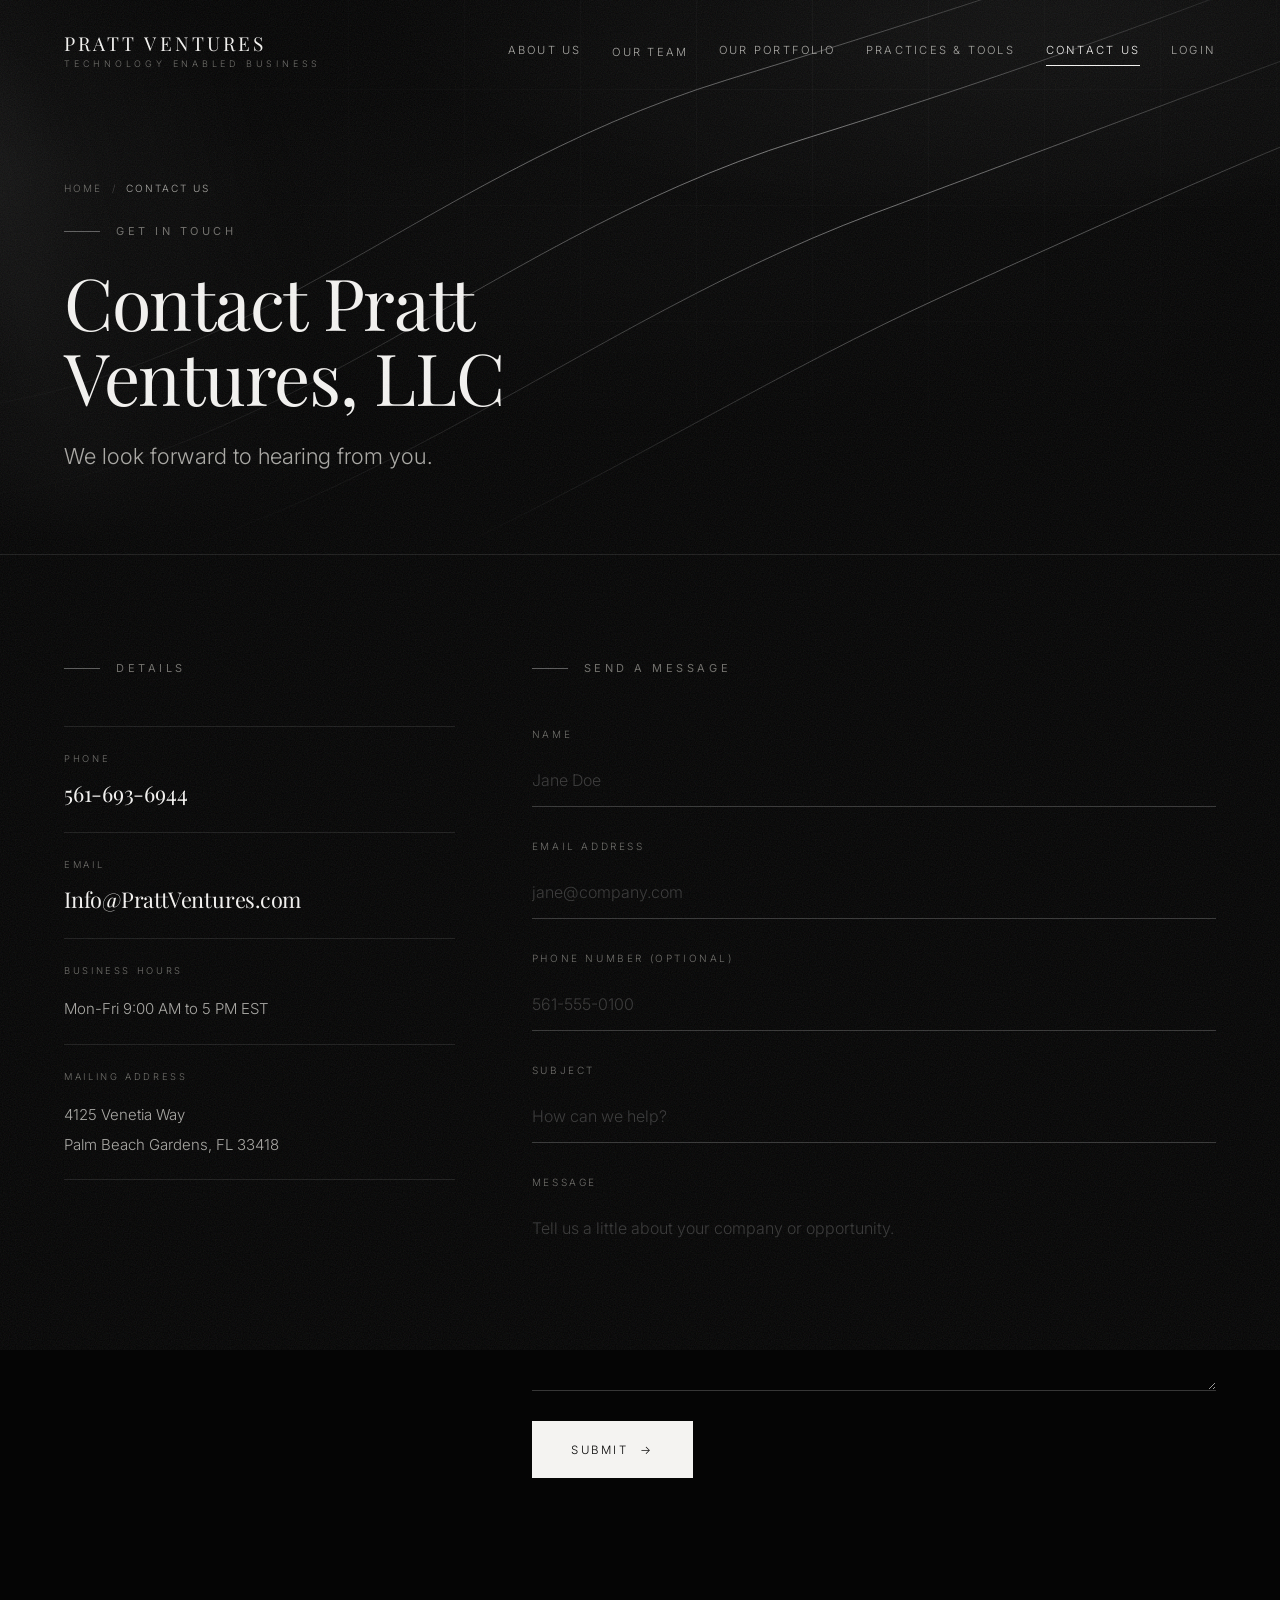
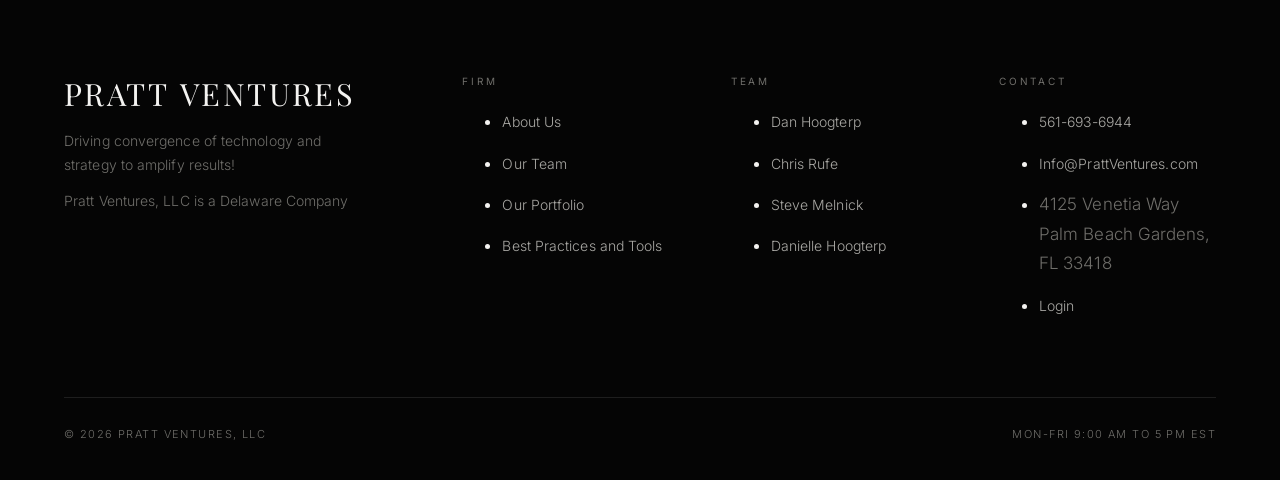
<file: contact-us/index.html>
<!doctype html>
<html lang="en-US">
<head>
<meta charset="utf-8">
<meta name="viewport" content="width=device-width, initial-scale=1">
<title>Contact Pratt Ventures, LLC | Palm Beach Gardens, FL</title>
<meta name="description" content="Contact Pratt Ventures, LLC in Palm Beach Gardens, FL. Phone 561-693-6944, email Info@PrattVentures.com. Business hours are Mon-Fri 9:00 AM to 5 PM EST.">
<link rel="canonical" href="https://pratt-ventures.github.io/pratt-ventures/contact-us/">
<meta name="robots" content="noindex, nofollow">
<meta name="author" content="Pratt Ventures, LLC">
<meta name="theme-color" content="#050505">
<meta name="color-scheme" content="dark">
<meta property="og:type" content="website">
<meta property="og:site_name" content="Pratt Ventures, LLC">
<meta property="og:locale" content="en_US">
<meta property="og:title" content="Contact Pratt Ventures, LLC | Palm Beach Gardens, FL">
<meta property="og:description" content="Contact Pratt Ventures, LLC in Palm Beach Gardens, FL. Phone 561-693-6944, email Info@PrattVentures.com. Business hours are Mon-Fri 9:00 AM to 5 PM EST.">
<meta property="og:url" content="https://pratt-ventures.github.io/pratt-ventures/contact-us/">
<meta property="og:image" content="https://pratt-ventures.github.io/pratt-ventures/assets/img/og.png">
<meta property="og:image:alt" content="Pratt Ventures, LLC">
<meta name="twitter:card" content="summary_large_image">
<meta name="twitter:title" content="Contact Pratt Ventures, LLC | Palm Beach Gardens, FL">
<meta name="twitter:description" content="Contact Pratt Ventures, LLC in Palm Beach Gardens, FL. Phone 561-693-6944, email Info@PrattVentures.com. Business hours are Mon-Fri 9:00 AM to 5 PM EST.">
<meta name="twitter:image" content="https://pratt-ventures.github.io/pratt-ventures/assets/img/og.png">
<meta name="twitter:site" content="@dan_hoog">
<link rel="icon" href="../assets/img/favicon.svg" type="image/svg+xml">
<link rel="icon" href="../assets/img/apple-touch-icon.png" sizes="180x180">
<link rel="apple-touch-icon" href="../assets/img/apple-touch-icon.png">
<link rel="manifest" href="../site.webmanifest">
<link rel="preconnect" href="https://fonts.googleapis.com">
<link rel="preconnect" href="https://fonts.gstatic.com" crossorigin>
<link rel="preload" as="style" href="https://fonts.googleapis.com/css2?family=Inter:wght@200;300;400;500&family=Playfair+Display:ital,wght@0,400;0,500;1,400&display=swap">
<link rel="stylesheet" href="https://fonts.googleapis.com/css2?family=Inter:wght@200;300;400;500&family=Playfair+Display:ital,wght@0,400;0,500;1,400&display=swap">
<link rel="stylesheet" href="../assets/css/site.css">
<link rel="sitemap" type="application/xml" href="../sitemap.xml">
<script type="application/ld+json">{"@context":"https://schema.org","@graph":[{"@type":"FinancialService","@id":"https://pratt-ventures.github.io/pratt-ventures/#organization","name":"Pratt Ventures, LLC","alternateName":"Pratt Ventures","url":"https://pratt-ventures.github.io/pratt-ventures/","logo":{"@type":"ImageObject","url":"https://pratt-ventures.github.io/pratt-ventures/assets/img/logo-512.png","width":512,"height":512},"image":"https://pratt-ventures.github.io/pratt-ventures/assets/img/og.png","slogan":"Driving convergence of technology and strategy to amplify results!","description":"Pratt Ventures, LLC accelerates business performance by driving rapid innovation and adaptation of technology, providing advisory, opportunity review and diligence services alongside selected investments.","telephone":"+1-561-693-6944","email":"info@prattventures.com","foundingDate":"2016-01","address":{"@type":"PostalAddress","streetAddress":"4125 Venetia Way","addressLocality":"Palm Beach Gardens","addressRegion":"FL","postalCode":"33418","addressCountry":"US"},"areaServed":"US","openingHoursSpecification":[{"@type":"OpeningHoursSpecification","dayOfWeek":["Monday","Tuesday","Wednesday","Thursday","Friday"],"opens":"09:00","closes":"17:00"}],"knowsAbout":["Venture capital","Private equity","Commercial real estate","Artificial intelligence","SaaS","Machine learning","Technology diligence","Information security"]},{"@type":"WebSite","@id":"https://pratt-ventures.github.io/pratt-ventures/#website","url":"https://pratt-ventures.github.io/pratt-ventures/","name":"Pratt Ventures, LLC","publisher":{"@id":"https://pratt-ventures.github.io/pratt-ventures/#organization"},"inLanguage":"en-US"},{"@type":"WebPage","@id":"https://pratt-ventures.github.io/pratt-ventures/contact-us/#webpage","url":"https://pratt-ventures.github.io/pratt-ventures/contact-us/","name":"Contact Pratt Ventures, LLC | Palm Beach Gardens, FL","description":"Contact Pratt Ventures, LLC in Palm Beach Gardens, FL. Phone 561-693-6944, email Info@PrattVentures.com. Business hours are Mon-Fri 9:00 AM to 5 PM EST.","isPartOf":{"@id":"https://pratt-ventures.github.io/pratt-ventures/#website"},"about":{"@id":"https://pratt-ventures.github.io/pratt-ventures/#organization"},"inLanguage":"en-US","primaryImageOfPage":"https://pratt-ventures.github.io/pratt-ventures/assets/img/og.png"},{"@type":"BreadcrumbList","itemListElement":[{"@type":"ListItem","position":1,"name":"Home","item":"https://pratt-ventures.github.io/pratt-ventures/"},{"@type":"ListItem","position":2,"name":"Contact Us","item":"https://pratt-ventures.github.io/pratt-ventures/contact-us/"}]},{"@type":"ContactPage","@id":"https://pratt-ventures.github.io/pratt-ventures/contact-us/#contact","url":"https://pratt-ventures.github.io/pratt-ventures/contact-us/","mainEntity":{"@id":"https://pratt-ventures.github.io/pratt-ventures/#organization"}}]}</script>
</head>
<body>
<a class="skip" href="#main">Skip to content</a>
<header class="hdr">
  <div class="hdr__in">
    <a class="brand" href="../" aria-label="Pratt Ventures, LLC — home">
      <span class="brand__name">Pratt Ventures</span>
      <span class="brand__sub">Technology Enabled Business</span>
    </a>
    <nav class="nav" aria-label="Primary"><a class="nav__l" href="../about-us/">About Us</a><div class="nav__has"><a class="nav__l" href="../our-team/">Our Team</a><div class="nav__panel"><a href="../daniel-hoogterp/">Dan Hoogterp</a><a href="../operating-partner-chris-rufe/">Chris Rufe</a><a href="../technology-partner-stephen-melnick/">Steve Melnick</a><a href="../investment-analyst-danielle-hoogterp/">Danielle Hoogterp</a></div></div><a class="nav__l" href="../our-portfolio/">Our Portfolio</a><a class="nav__l" href="../we-recommend/">Practices &amp; Tools</a><a class="nav__l" href="../contact-us/" aria-current="page">Contact Us</a><a class="nav__l" href="../login/">Login</a></nav>
    <button class="burger" type="button" aria-expanded="false" aria-controls="drawer" aria-label="Open menu"><span></span></button>
  </div>
</header>
<div class="drawer" id="drawer" aria-hidden="true">
  <nav aria-label="Mobile"><a href="../about-us/">About Us</a><a href="../our-team/">Our Team</a><a class="sub" href="../daniel-hoogterp/">Dan Hoogterp</a><a class="sub" href="../operating-partner-chris-rufe/">Chris Rufe</a><a class="sub" href="../technology-partner-stephen-melnick/">Steve Melnick</a><a class="sub" href="../investment-analyst-danielle-hoogterp/">Danielle Hoogterp</a><a href="../our-portfolio/">Our Portfolio</a><a href="../we-recommend/">Practices &amp; Tools</a><a href="../contact-us/">Contact Us</a><a href="../login/">Login</a></nav>
</div>
<main id="main">
<section class="phead">
  <div class="lume" aria-hidden="true">
    <div class="lume__sheen"></div>
    <svg class="lume__lines" viewBox="0 0 1440 900" preserveAspectRatio="xMidYMid slice" focusable="false">
      <defs>
        <linearGradient id="pvSweep" x1="0" y1="1" x2="1" y2="0">
          <stop offset="0%" stop-color="#fff" stop-opacity="0"/>
          <stop offset="38%" stop-color="#fff" stop-opacity=".42"/>
          <stop offset="62%" stop-color="#fff" stop-opacity=".62"/>
          <stop offset="100%" stop-color="#fff" stop-opacity="0"/>
        </linearGradient>
      </defs>
      <path d="M-120 705 C 300 690, 520 415, 900 296 S 1400 118, 1620 44"/>
      <path d="M-120 812 C 344 796, 604 520, 984 378 S 1466 196, 1660 128"/>
      <path d="M-120 604 C 258 592, 458 338, 818 228 S 1338 58, 1560 -18"/>
      <path d="M-120 916 C 380 900, 690 640, 1064 470 S 1520 268, 1700 208"/>
    </svg>
    <div class="lume__fade"></div>
  </div>
  <div class="wrap phead__in">
    <nav aria-label="Breadcrumb"><ol class="crumbs"><li><a href="../">Home</a></li><li><span aria-current="page">Contact Us</span></li></ol></nav>
    <p class="eyebrow mt-m">Get in touch</p>
    <h1 class="d2 phead__ttl">Contact Pratt Ventures, LLC</h1>
    <p class="lede phead__lede">We look forward to hearing from you.</p>
  </div>
</section>

<section class="section">
  <div class="wrap split">
    <div class="rv">
      <p class="eyebrow">Details</p>
      <dl class="cinfo mt-l">
        <div>
          <dt>Phone</dt>
          <dd><a href="tel:+1-561-693-6944">561-693-6944</a></dd>
        </div>
        <div>
          <dt>Email</dt>
          <dd><a href="mailto:info@prattventures.com">Info@PrattVentures.com</a></dd>
        </div>
        <div>
          <dt>Business Hours</dt>
          <dd><span class="small">Mon-Fri 9:00 AM to 5 PM EST</span></dd>
        </div>
        <div>
          <dt>Mailing Address</dt>
          <dd><span class="small">4125 Venetia Way<br>Palm Beach Gardens, FL 33418</span></dd>
        </div>
      </dl>
    </div>

    <div class="rv rv-d1">
      <p class="eyebrow">Send a message</p>
      <form class="form mt-l" action="https://formspree.io/f/YOUR_FORM_ID" method="post">
        <p class="hp" aria-hidden="true"><label>Leave this field empty<input type="text" name="_gotcha" tabindex="-1" autocomplete="off"></label></p>
        <p class="field"><input id="f-name" name="name" type="text" autocomplete="name" required placeholder="Jane Doe"><label for="f-name">Name</label></p>
        <p class="field"><input id="f-email" name="email" type="email" autocomplete="email" required placeholder="jane@company.com"><label for="f-email">Email Address</label></p>
        <p class="field"><input id="f-phone" name="phone" type="tel" autocomplete="tel" placeholder="561-555-0100"><label for="f-phone">Phone Number (optional)</label></p>
        <p class="field"><input id="f-subject" name="subject" type="text" required placeholder="How can we help?"><label for="f-subject">Subject</label></p>
        <p class="field"><textarea id="f-message" name="message" rows="6" required placeholder="Tell us a little about your company or opportunity."></textarea><label for="f-message">Message</label></p>
        <p><button class="btn btn--solid" type="submit">Submit <span class="arw">&rarr;</span></button></p>
      </form>
    </div>
  </div>
</section>
</main><footer class="ftr">
  <div class="wrap">
    <div class="ftr__grid">
      <div>
        <p class="ftr__mark">Pratt&nbsp;Ventures</p>
        <p class="ftr__tag">Driving convergence of technology and strategy to amplify results!</p>
        <p class="ftr__tag" style="margin-top:.8rem">Pratt Ventures, LLC is a Delaware Company</p>
      </div>
      <div>
        <h2>Firm</h2>
        <ul>
          <li><a href="../about-us/">About Us</a></li>
          <li><a href="../our-team/">Our Team</a></li>
          <li><a href="../our-portfolio/">Our Portfolio</a></li>
          <li><a href="../we-recommend/">Best Practices and Tools</a></li>
        </ul>
      </div>
      <div>
        <h2>Team</h2>
        <ul><li><a href="../daniel-hoogterp/">Dan Hoogterp</a></li><li><a href="../operating-partner-chris-rufe/">Chris Rufe</a></li><li><a href="../technology-partner-stephen-melnick/">Steve Melnick</a></li><li><a href="../investment-analyst-danielle-hoogterp/">Danielle Hoogterp</a></li></ul>
      </div>
      <div>
        <h2>Contact</h2>
        <ul>
          <li><a href="tel:+1-561-693-6944">561-693-6944</a></li>
          <li><a href="mailto:info@prattventures.com">Info@PrattVentures.com</a></li>
          <li><span class="muted">4125 Venetia Way<br>Palm Beach Gardens, FL 33418</span></li>
          <li><a href="../login/">Login</a></li>
        </ul>
      </div>
    </div>
    <div class="ftr__base">
      <span>&copy; <span data-year>2026</span> Pratt Ventures, LLC</span>
      <span>Mon-Fri 9:00 AM to 5 PM EST</span>
    </div>
  </div>
</footer>
<script src="../assets/js/site.js" defer></script>
</body>
</html>
</file>
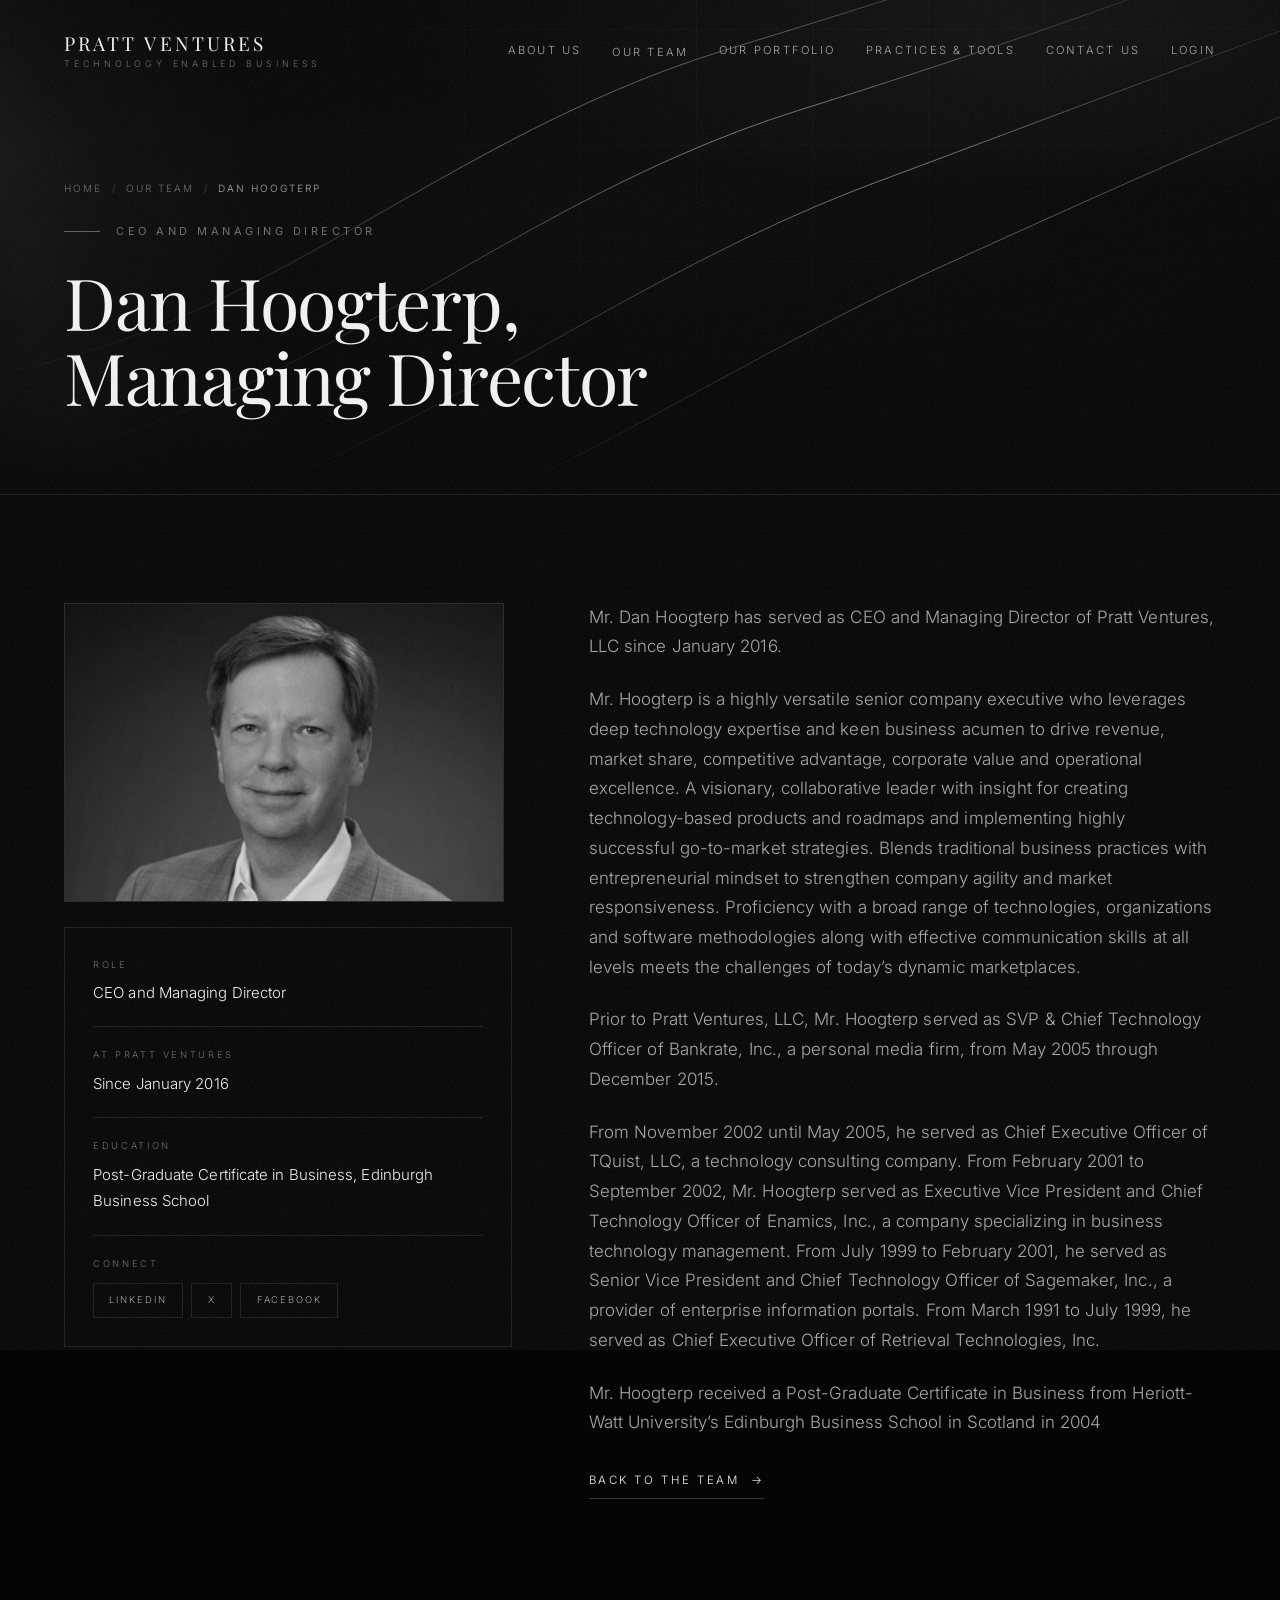
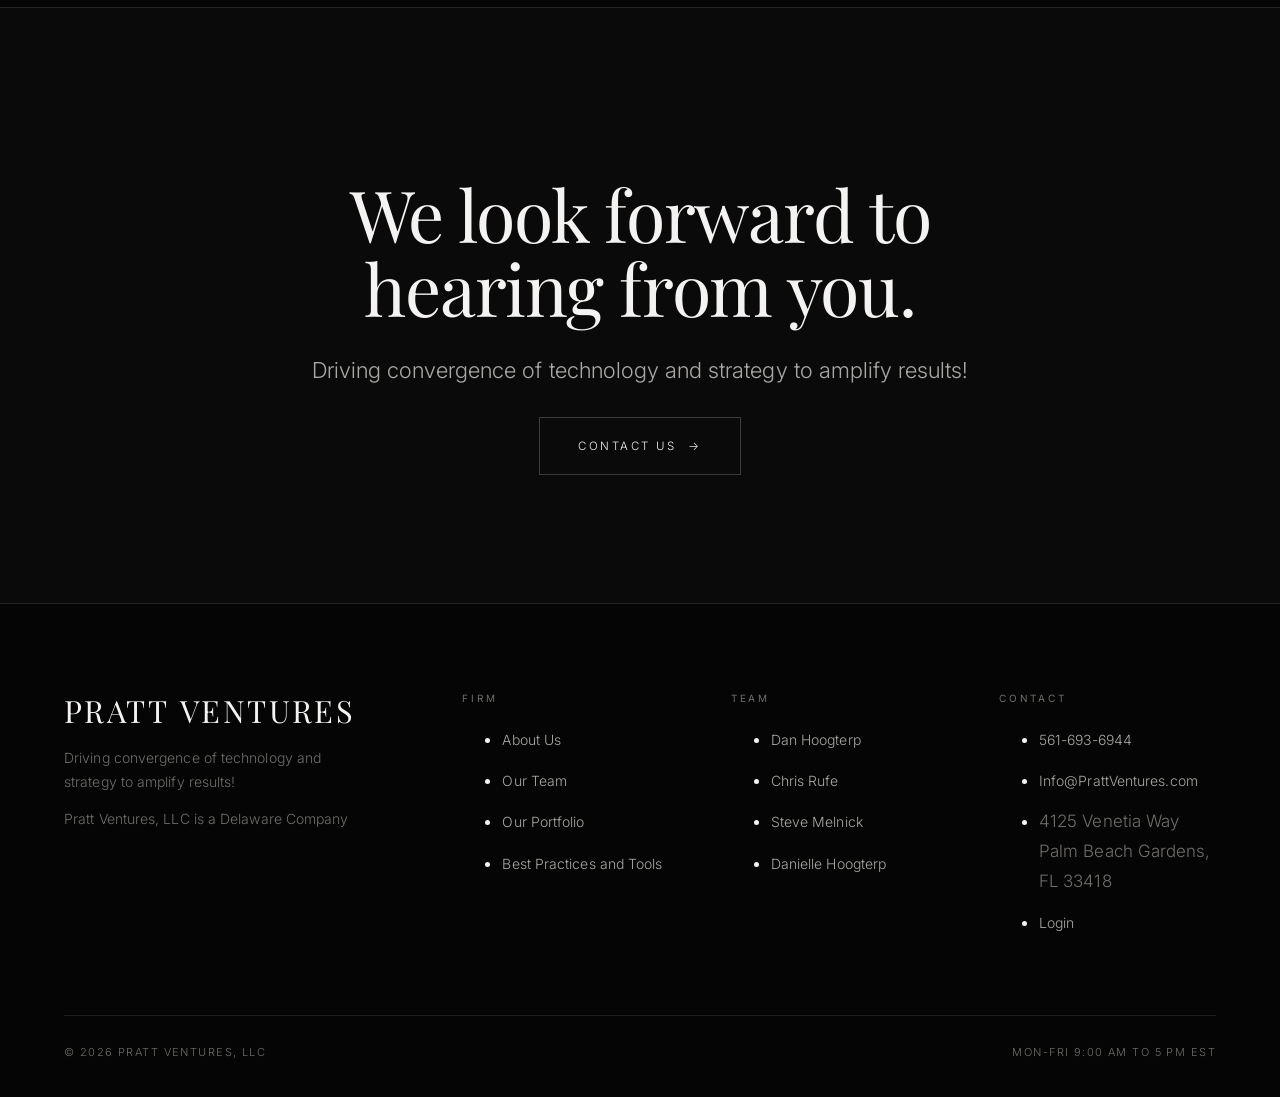
<file: daniel-hoogterp/index.html>
<!doctype html>
<html lang="en-US">
<head>
<meta charset="utf-8">
<meta name="viewport" content="width=device-width, initial-scale=1">
<title>Dan Hoogterp, Managing Director | Pratt Ventures, LLC</title>
<meta name="description" content="Dan Hoogterp has served as CEO and Managing Director of Pratt Ventures, LLC since January 2016, blending deep technology expertise with keen business acumen.">
<link rel="canonical" href="https://pratt-ventures.github.io/pratt-ventures/daniel-hoogterp/">
<meta name="robots" content="noindex, nofollow">
<meta name="author" content="Pratt Ventures, LLC">
<meta name="theme-color" content="#050505">
<meta name="color-scheme" content="dark">
<meta property="og:type" content="profile">
<meta property="og:site_name" content="Pratt Ventures, LLC">
<meta property="og:locale" content="en_US">
<meta property="og:title" content="Dan Hoogterp, Managing Director | Pratt Ventures, LLC">
<meta property="og:description" content="Dan Hoogterp has served as CEO and Managing Director of Pratt Ventures, LLC since January 2016, blending deep technology expertise with keen business acumen.">
<meta property="og:url" content="https://pratt-ventures.github.io/pratt-ventures/daniel-hoogterp/">
<meta property="og:image" content="https://pratt-ventures.github.io/pratt-ventures/assets/img/dan-hoogterp.jpg">
<meta property="og:image:alt" content="Dan Hoogterp, CEO and Managing Director of Pratt Ventures, LLC">
<meta name="twitter:card" content="summary_large_image">
<meta name="twitter:title" content="Dan Hoogterp, Managing Director | Pratt Ventures, LLC">
<meta name="twitter:description" content="Dan Hoogterp has served as CEO and Managing Director of Pratt Ventures, LLC since January 2016, blending deep technology expertise with keen business acumen.">
<meta name="twitter:image" content="https://pratt-ventures.github.io/pratt-ventures/assets/img/dan-hoogterp.jpg">
<meta name="twitter:site" content="@dan_hoog">
<link rel="icon" href="../assets/img/favicon.svg" type="image/svg+xml">
<link rel="icon" href="../assets/img/apple-touch-icon.png" sizes="180x180">
<link rel="apple-touch-icon" href="../assets/img/apple-touch-icon.png">
<link rel="manifest" href="../site.webmanifest">
<link rel="preconnect" href="https://fonts.googleapis.com">
<link rel="preconnect" href="https://fonts.gstatic.com" crossorigin>
<link rel="preload" as="style" href="https://fonts.googleapis.com/css2?family=Inter:wght@200;300;400;500&family=Playfair+Display:ital,wght@0,400;0,500;1,400&display=swap">
<link rel="stylesheet" href="https://fonts.googleapis.com/css2?family=Inter:wght@200;300;400;500&family=Playfair+Display:ital,wght@0,400;0,500;1,400&display=swap">
<link rel="stylesheet" href="../assets/css/site.css">
<link rel="sitemap" type="application/xml" href="../sitemap.xml">
<script type="application/ld+json">{"@context":"https://schema.org","@graph":[{"@type":"FinancialService","@id":"https://pratt-ventures.github.io/pratt-ventures/#organization","name":"Pratt Ventures, LLC","alternateName":"Pratt Ventures","url":"https://pratt-ventures.github.io/pratt-ventures/","logo":{"@type":"ImageObject","url":"https://pratt-ventures.github.io/pratt-ventures/assets/img/logo-512.png","width":512,"height":512},"image":"https://pratt-ventures.github.io/pratt-ventures/assets/img/og.png","slogan":"Driving convergence of technology and strategy to amplify results!","description":"Pratt Ventures, LLC accelerates business performance by driving rapid innovation and adaptation of technology, providing advisory, opportunity review and diligence services alongside selected investments.","telephone":"+1-561-693-6944","email":"info@prattventures.com","foundingDate":"2016-01","address":{"@type":"PostalAddress","streetAddress":"4125 Venetia Way","addressLocality":"Palm Beach Gardens","addressRegion":"FL","postalCode":"33418","addressCountry":"US"},"areaServed":"US","openingHoursSpecification":[{"@type":"OpeningHoursSpecification","dayOfWeek":["Monday","Tuesday","Wednesday","Thursday","Friday"],"opens":"09:00","closes":"17:00"}],"knowsAbout":["Venture capital","Private equity","Commercial real estate","Artificial intelligence","SaaS","Machine learning","Technology diligence","Information security"]},{"@type":"WebSite","@id":"https://pratt-ventures.github.io/pratt-ventures/#website","url":"https://pratt-ventures.github.io/pratt-ventures/","name":"Pratt Ventures, LLC","publisher":{"@id":"https://pratt-ventures.github.io/pratt-ventures/#organization"},"inLanguage":"en-US"},{"@type":"ProfilePage","@id":"https://pratt-ventures.github.io/pratt-ventures/daniel-hoogterp/#webpage","url":"https://pratt-ventures.github.io/pratt-ventures/daniel-hoogterp/","name":"Dan Hoogterp, Managing Director | Pratt Ventures, LLC","description":"Dan Hoogterp has served as CEO and Managing Director of Pratt Ventures, LLC since January 2016, blending deep technology expertise with keen business acumen.","isPartOf":{"@id":"https://pratt-ventures.github.io/pratt-ventures/#website"},"about":{"@id":"https://pratt-ventures.github.io/pratt-ventures/#organization"},"inLanguage":"en-US","primaryImageOfPage":"https://pratt-ventures.github.io/pratt-ventures/assets/img/dan-hoogterp.jpg"},{"@type":"BreadcrumbList","itemListElement":[{"@type":"ListItem","position":1,"name":"Home","item":"https://pratt-ventures.github.io/pratt-ventures/"},{"@type":"ListItem","position":2,"name":"Our Team","item":"https://pratt-ventures.github.io/pratt-ventures/our-team/"},{"@type":"ListItem","position":3,"name":"Dan Hoogterp","item":"https://pratt-ventures.github.io/pratt-ventures/daniel-hoogterp/"}]},{"@type":"Person","@id":"https://pratt-ventures.github.io/pratt-ventures/daniel-hoogterp/#person","name":"Dan Hoogterp","url":"https://pratt-ventures.github.io/pratt-ventures/daniel-hoogterp/","image":"https://pratt-ventures.github.io/pratt-ventures/assets/img/dan-hoogterp.jpg","jobTitle":"Chief Executive Officer","description":"Dan Hoogterp has served as CEO and Managing Director of Pratt Ventures, LLC since January 2016, blending deep technology expertise with keen business acumen.","worksFor":{"@id":"https://pratt-ventures.github.io/pratt-ventures/#organization"},"sameAs":["https://www.linkedin.com/in/danhoogterp","https://twitter.com/dan_hoog","https://www.facebook.com/dan.hoogterp"]}]}</script>
</head>
<body>
<a class="skip" href="#main">Skip to content</a>
<header class="hdr">
  <div class="hdr__in">
    <a class="brand" href="../" aria-label="Pratt Ventures, LLC — home">
      <span class="brand__name">Pratt Ventures</span>
      <span class="brand__sub">Technology Enabled Business</span>
    </a>
    <nav class="nav" aria-label="Primary"><a class="nav__l" href="../about-us/">About Us</a><div class="nav__has"><a class="nav__l" href="../our-team/">Our Team</a><div class="nav__panel"><a href="../daniel-hoogterp/" aria-current="page">Dan Hoogterp</a><a href="../operating-partner-chris-rufe/">Chris Rufe</a><a href="../technology-partner-stephen-melnick/">Steve Melnick</a><a href="../investment-analyst-danielle-hoogterp/">Danielle Hoogterp</a></div></div><a class="nav__l" href="../our-portfolio/">Our Portfolio</a><a class="nav__l" href="../we-recommend/">Practices &amp; Tools</a><a class="nav__l" href="../contact-us/">Contact Us</a><a class="nav__l" href="../login/">Login</a></nav>
    <button class="burger" type="button" aria-expanded="false" aria-controls="drawer" aria-label="Open menu"><span></span></button>
  </div>
</header>
<div class="drawer" id="drawer" aria-hidden="true">
  <nav aria-label="Mobile"><a href="../about-us/">About Us</a><a href="../our-team/">Our Team</a><a class="sub" href="../daniel-hoogterp/">Dan Hoogterp</a><a class="sub" href="../operating-partner-chris-rufe/">Chris Rufe</a><a class="sub" href="../technology-partner-stephen-melnick/">Steve Melnick</a><a class="sub" href="../investment-analyst-danielle-hoogterp/">Danielle Hoogterp</a><a href="../our-portfolio/">Our Portfolio</a><a href="../we-recommend/">Practices &amp; Tools</a><a href="../contact-us/">Contact Us</a><a href="../login/">Login</a></nav>
</div>
<main id="main">
<section class="phead">
  <div class="lume" aria-hidden="true">
    <div class="lume__sheen"></div>
    <svg class="lume__lines" viewBox="0 0 1440 900" preserveAspectRatio="xMidYMid slice" focusable="false">
      <defs>
        <linearGradient id="pvSweep" x1="0" y1="1" x2="1" y2="0">
          <stop offset="0%" stop-color="#fff" stop-opacity="0"/>
          <stop offset="38%" stop-color="#fff" stop-opacity=".42"/>
          <stop offset="62%" stop-color="#fff" stop-opacity=".62"/>
          <stop offset="100%" stop-color="#fff" stop-opacity="0"/>
        </linearGradient>
      </defs>
      <path d="M-120 705 C 300 690, 520 415, 900 296 S 1400 118, 1620 44"/>
      <path d="M-120 812 C 344 796, 604 520, 984 378 S 1466 196, 1660 128"/>
      <path d="M-120 604 C 258 592, 458 338, 818 228 S 1338 58, 1560 -18"/>
      <path d="M-120 916 C 380 900, 690 640, 1064 470 S 1520 268, 1700 208"/>
    </svg>
    <div class="lume__fade"></div>
  </div>
  <div class="wrap phead__in">
    <nav aria-label="Breadcrumb"><ol class="crumbs"><li><a href="../">Home</a></li><li><a href="../our-team/">Our Team</a></li><li><span aria-current="page">Dan Hoogterp</span></li></ol></nav>
    <p class="eyebrow mt-m">CEO and Managing Director</p>
    <h1 class="d2 phead__ttl">Dan Hoogterp, Managing Director</h1>
  </div>
</section>

<section class="section">
  <div class="wrap bio">
    <div class="rv">
      <figure class="bio__fig">
        <img src="../assets/img/dan-hoogterp.jpg" alt="Dan Hoogterp, CEO and Managing Director of Pratt Ventures, LLC" width="900" height="1100" loading="eager" decoding="async">
      </figure>
      <dl class="bio__card"><div><dt>Role</dt><dd>CEO and Managing Director</dd></div><div><dt>At Pratt Ventures</dt><dd>Since January 2016</dd></div><div><dt>Education</dt><dd>Post-Graduate Certificate in Business, Edinburgh Business School</dd></div>
        <div><dt>Connect</dt><dd><span class="social"><a href="https://www.linkedin.com/in/danhoogterp" rel="noopener me" target="_blank">LinkedIn</a><a href="https://twitter.com/dan_hoog" rel="noopener me" target="_blank">X</a><a href="https://www.facebook.com/dan.hoogterp" rel="noopener me" target="_blank">Facebook</a></span></dd></div>
      </dl>
    </div>
    <div class="body rv rv-d1">
      <p>Mr. Dan Hoogterp has served as CEO and Managing Director of Pratt Ventures, LLC since January 2016.</p><p>Mr. Hoogterp is a highly versatile senior company executive who leverages deep technology expertise and keen business acumen to drive revenue, market share, competitive advantage, corporate value and operational excellence. A visionary, collaborative leader with insight for creating technology-based products and roadmaps and implementing highly successful go-to-market strategies. Blends traditional business practices with entrepreneurial mindset to strengthen company agility and market responsiveness. Proficiency with a broad range of technologies, organizations and software methodologies along with effective communication skills at all levels meets the challenges of today’s dynamic marketplaces.</p><p>Prior to Pratt Ventures, LLC, Mr. Hoogterp served as SVP &amp; Chief Technology Officer of Bankrate, Inc., a personal media firm, from May 2005 through December 2015.</p><p>From November 2002 until May 2005, he served as Chief Executive Officer of TQuist, LLC, a technology consulting company. From February 2001 to September 2002, Mr. Hoogterp served as Executive Vice President and Chief Technology Officer of Enamics, Inc., a company specializing in business technology management. From July 1999 to February 2001, he served as Senior Vice President and Chief Technology Officer of Sagemaker, Inc., a provider of enterprise information portals. From March 1991 to July 1999, he served as Chief Executive Officer of Retrieval Technologies, Inc.</p><p>Mr. Hoogterp received a Post-Graduate Certificate in Business from Heriott-Watt University’s Edinburgh Business School in Scotland in 2004</p>
      <p class="mt-l"><a class="link" href="../our-team/">Back to the team <span class="arw">&rarr;</span></a></p>
    </div>
  </div>
</section>

<section class="band">
  <div class="wrap band__in">
    <p class="eyebrow eyebrow--plain rv">Pratt Ventures, LLC</p>
    <h2 class="d2 band__ttl rv rv-d1">We look forward to hearing from you.</h2>
    <p class="lede rv rv-d2" style="max-width:52ch">Driving convergence of technology and strategy to amplify results!</p>
    <p class="rv rv-d3"><a class="btn" href="../contact-us/">Contact us <span class="arw">&rarr;</span></a></p>
  </div>
</section>
</main><footer class="ftr">
  <div class="wrap">
    <div class="ftr__grid">
      <div>
        <p class="ftr__mark">Pratt&nbsp;Ventures</p>
        <p class="ftr__tag">Driving convergence of technology and strategy to amplify results!</p>
        <p class="ftr__tag" style="margin-top:.8rem">Pratt Ventures, LLC is a Delaware Company</p>
      </div>
      <div>
        <h2>Firm</h2>
        <ul>
          <li><a href="../about-us/">About Us</a></li>
          <li><a href="../our-team/">Our Team</a></li>
          <li><a href="../our-portfolio/">Our Portfolio</a></li>
          <li><a href="../we-recommend/">Best Practices and Tools</a></li>
        </ul>
      </div>
      <div>
        <h2>Team</h2>
        <ul><li><a href="../daniel-hoogterp/">Dan Hoogterp</a></li><li><a href="../operating-partner-chris-rufe/">Chris Rufe</a></li><li><a href="../technology-partner-stephen-melnick/">Steve Melnick</a></li><li><a href="../investment-analyst-danielle-hoogterp/">Danielle Hoogterp</a></li></ul>
      </div>
      <div>
        <h2>Contact</h2>
        <ul>
          <li><a href="tel:+1-561-693-6944">561-693-6944</a></li>
          <li><a href="mailto:info@prattventures.com">Info@PrattVentures.com</a></li>
          <li><span class="muted">4125 Venetia Way<br>Palm Beach Gardens, FL 33418</span></li>
          <li><a href="../login/">Login</a></li>
        </ul>
      </div>
    </div>
    <div class="ftr__base">
      <span>&copy; <span data-year>2026</span> Pratt Ventures, LLC</span>
      <span>Mon-Fri 9:00 AM to 5 PM EST</span>
    </div>
  </div>
</footer>
<script src="../assets/js/site.js" defer></script>
</body>
</html>
</file>
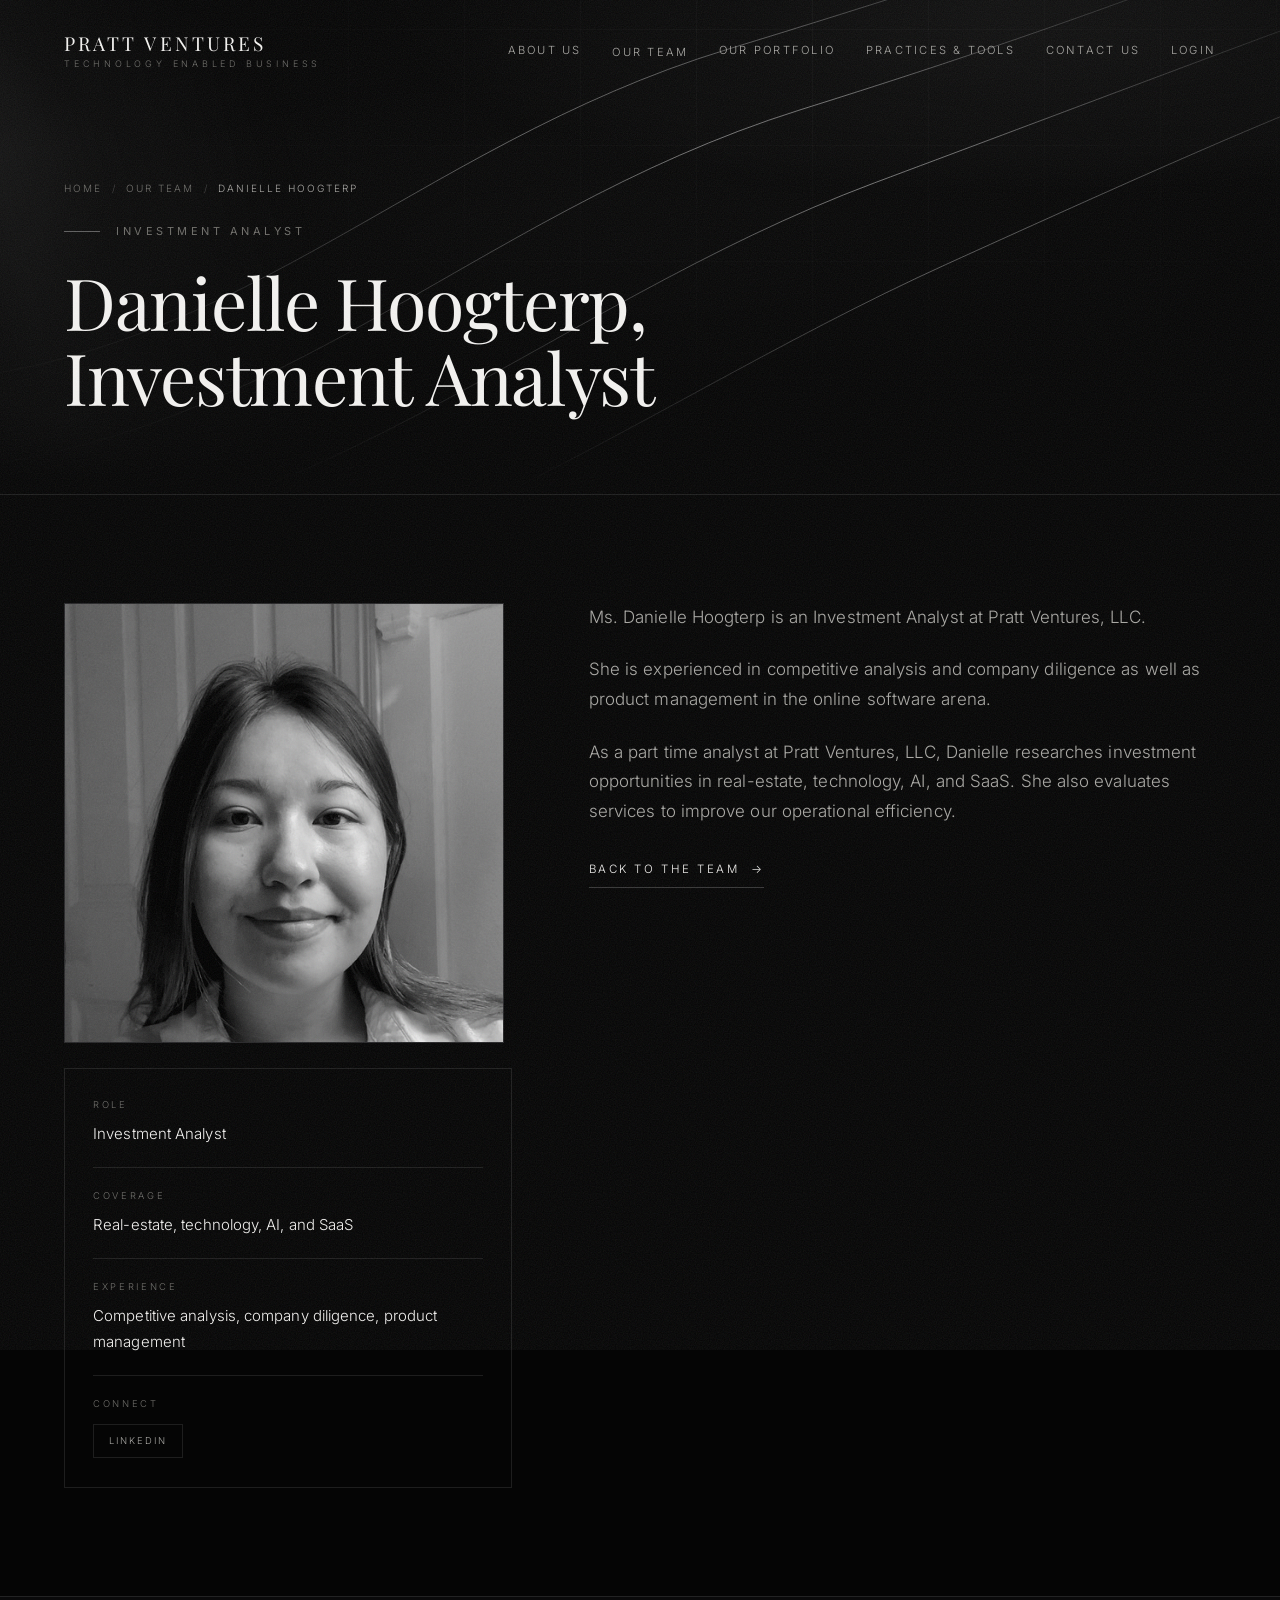
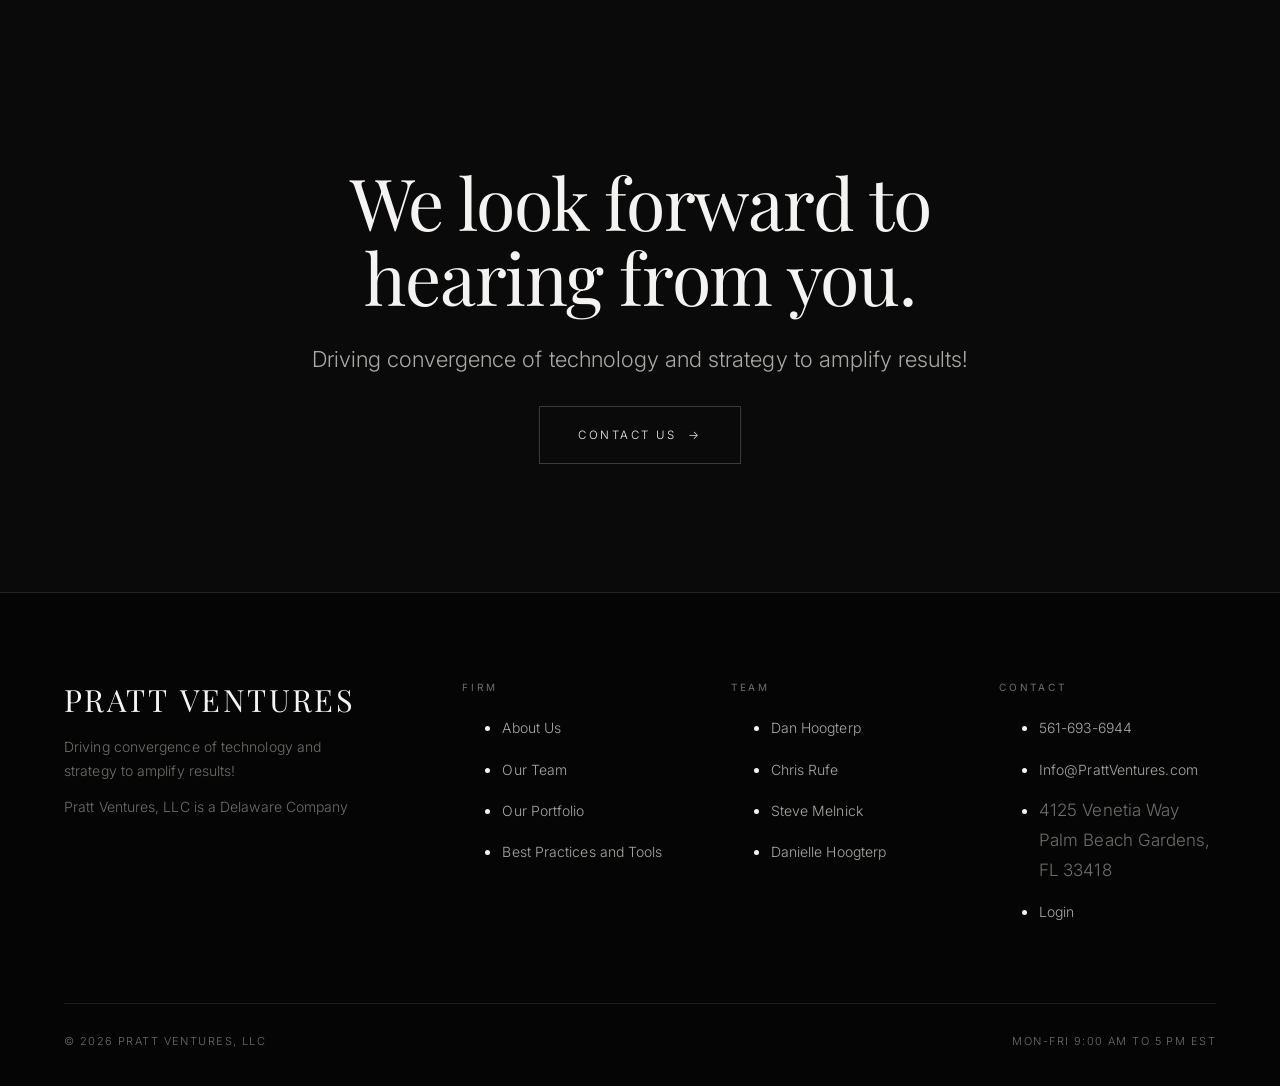
<file: investment-analyst-danielle-hoogterp/index.html>
<!doctype html>
<html lang="en-US">
<head>
<meta charset="utf-8">
<meta name="viewport" content="width=device-width, initial-scale=1">
<title>Danielle Hoogterp, Investment Analyst | Pratt Ventures, LLC</title>
<meta name="description" content="Danielle Hoogterp is an Investment Analyst at Pratt Ventures, LLC, researching investment opportunities in real-estate, technology, AI, and SaaS.">
<link rel="canonical" href="https://pratt-ventures.github.io/pratt-ventures/investment-analyst-danielle-hoogterp/">
<meta name="robots" content="noindex, nofollow">
<meta name="author" content="Pratt Ventures, LLC">
<meta name="theme-color" content="#050505">
<meta name="color-scheme" content="dark">
<meta property="og:type" content="profile">
<meta property="og:site_name" content="Pratt Ventures, LLC">
<meta property="og:locale" content="en_US">
<meta property="og:title" content="Danielle Hoogterp, Investment Analyst | Pratt Ventures, LLC">
<meta property="og:description" content="Danielle Hoogterp is an Investment Analyst at Pratt Ventures, LLC, researching investment opportunities in real-estate, technology, AI, and SaaS.">
<meta property="og:url" content="https://pratt-ventures.github.io/pratt-ventures/investment-analyst-danielle-hoogterp/">
<meta property="og:image" content="https://pratt-ventures.github.io/pratt-ventures/assets/img/danielle-hoogterp.jpg">
<meta property="og:image:alt" content="Danielle Hoogterp, Investment Analyst at Pratt Ventures, LLC">
<meta name="twitter:card" content="summary_large_image">
<meta name="twitter:title" content="Danielle Hoogterp, Investment Analyst | Pratt Ventures, LLC">
<meta name="twitter:description" content="Danielle Hoogterp is an Investment Analyst at Pratt Ventures, LLC, researching investment opportunities in real-estate, technology, AI, and SaaS.">
<meta name="twitter:image" content="https://pratt-ventures.github.io/pratt-ventures/assets/img/danielle-hoogterp.jpg">
<meta name="twitter:site" content="@dan_hoog">
<link rel="icon" href="../assets/img/favicon.svg" type="image/svg+xml">
<link rel="icon" href="../assets/img/apple-touch-icon.png" sizes="180x180">
<link rel="apple-touch-icon" href="../assets/img/apple-touch-icon.png">
<link rel="manifest" href="../site.webmanifest">
<link rel="preconnect" href="https://fonts.googleapis.com">
<link rel="preconnect" href="https://fonts.gstatic.com" crossorigin>
<link rel="preload" as="style" href="https://fonts.googleapis.com/css2?family=Inter:wght@200;300;400;500&family=Playfair+Display:ital,wght@0,400;0,500;1,400&display=swap">
<link rel="stylesheet" href="https://fonts.googleapis.com/css2?family=Inter:wght@200;300;400;500&family=Playfair+Display:ital,wght@0,400;0,500;1,400&display=swap">
<link rel="stylesheet" href="../assets/css/site.css">
<link rel="sitemap" type="application/xml" href="../sitemap.xml">
<script type="application/ld+json">{"@context":"https://schema.org","@graph":[{"@type":"FinancialService","@id":"https://pratt-ventures.github.io/pratt-ventures/#organization","name":"Pratt Ventures, LLC","alternateName":"Pratt Ventures","url":"https://pratt-ventures.github.io/pratt-ventures/","logo":{"@type":"ImageObject","url":"https://pratt-ventures.github.io/pratt-ventures/assets/img/logo-512.png","width":512,"height":512},"image":"https://pratt-ventures.github.io/pratt-ventures/assets/img/og.png","slogan":"Driving convergence of technology and strategy to amplify results!","description":"Pratt Ventures, LLC accelerates business performance by driving rapid innovation and adaptation of technology, providing advisory, opportunity review and diligence services alongside selected investments.","telephone":"+1-561-693-6944","email":"info@prattventures.com","foundingDate":"2016-01","address":{"@type":"PostalAddress","streetAddress":"4125 Venetia Way","addressLocality":"Palm Beach Gardens","addressRegion":"FL","postalCode":"33418","addressCountry":"US"},"areaServed":"US","openingHoursSpecification":[{"@type":"OpeningHoursSpecification","dayOfWeek":["Monday","Tuesday","Wednesday","Thursday","Friday"],"opens":"09:00","closes":"17:00"}],"knowsAbout":["Venture capital","Private equity","Commercial real estate","Artificial intelligence","SaaS","Machine learning","Technology diligence","Information security"]},{"@type":"WebSite","@id":"https://pratt-ventures.github.io/pratt-ventures/#website","url":"https://pratt-ventures.github.io/pratt-ventures/","name":"Pratt Ventures, LLC","publisher":{"@id":"https://pratt-ventures.github.io/pratt-ventures/#organization"},"inLanguage":"en-US"},{"@type":"ProfilePage","@id":"https://pratt-ventures.github.io/pratt-ventures/investment-analyst-danielle-hoogterp/#webpage","url":"https://pratt-ventures.github.io/pratt-ventures/investment-analyst-danielle-hoogterp/","name":"Danielle Hoogterp, Investment Analyst | Pratt Ventures, LLC","description":"Danielle Hoogterp is an Investment Analyst at Pratt Ventures, LLC, researching investment opportunities in real-estate, technology, AI, and SaaS.","isPartOf":{"@id":"https://pratt-ventures.github.io/pratt-ventures/#website"},"about":{"@id":"https://pratt-ventures.github.io/pratt-ventures/#organization"},"inLanguage":"en-US","primaryImageOfPage":"https://pratt-ventures.github.io/pratt-ventures/assets/img/danielle-hoogterp.jpg"},{"@type":"BreadcrumbList","itemListElement":[{"@type":"ListItem","position":1,"name":"Home","item":"https://pratt-ventures.github.io/pratt-ventures/"},{"@type":"ListItem","position":2,"name":"Our Team","item":"https://pratt-ventures.github.io/pratt-ventures/our-team/"},{"@type":"ListItem","position":3,"name":"Danielle Hoogterp","item":"https://pratt-ventures.github.io/pratt-ventures/investment-analyst-danielle-hoogterp/"}]},{"@type":"Person","@id":"https://pratt-ventures.github.io/pratt-ventures/investment-analyst-danielle-hoogterp/#person","name":"Danielle Hoogterp","url":"https://pratt-ventures.github.io/pratt-ventures/investment-analyst-danielle-hoogterp/","image":"https://pratt-ventures.github.io/pratt-ventures/assets/img/danielle-hoogterp.jpg","jobTitle":"Investment Analyst","description":"Danielle Hoogterp is an Investment Analyst at Pratt Ventures, LLC, researching investment opportunities in real-estate, technology, AI, and SaaS.","worksFor":{"@id":"https://pratt-ventures.github.io/pratt-ventures/#organization"},"sameAs":["https://www.linkedin.com/in/danielle-hoogterp-720584254/"]}]}</script>
</head>
<body>
<a class="skip" href="#main">Skip to content</a>
<header class="hdr">
  <div class="hdr__in">
    <a class="brand" href="../" aria-label="Pratt Ventures, LLC — home">
      <span class="brand__name">Pratt Ventures</span>
      <span class="brand__sub">Technology Enabled Business</span>
    </a>
    <nav class="nav" aria-label="Primary"><a class="nav__l" href="../about-us/">About Us</a><div class="nav__has"><a class="nav__l" href="../our-team/">Our Team</a><div class="nav__panel"><a href="../daniel-hoogterp/">Dan Hoogterp</a><a href="../operating-partner-chris-rufe/">Chris Rufe</a><a href="../technology-partner-stephen-melnick/">Steve Melnick</a><a href="../investment-analyst-danielle-hoogterp/" aria-current="page">Danielle Hoogterp</a></div></div><a class="nav__l" href="../our-portfolio/">Our Portfolio</a><a class="nav__l" href="../we-recommend/">Practices &amp; Tools</a><a class="nav__l" href="../contact-us/">Contact Us</a><a class="nav__l" href="../login/">Login</a></nav>
    <button class="burger" type="button" aria-expanded="false" aria-controls="drawer" aria-label="Open menu"><span></span></button>
  </div>
</header>
<div class="drawer" id="drawer" aria-hidden="true">
  <nav aria-label="Mobile"><a href="../about-us/">About Us</a><a href="../our-team/">Our Team</a><a class="sub" href="../daniel-hoogterp/">Dan Hoogterp</a><a class="sub" href="../operating-partner-chris-rufe/">Chris Rufe</a><a class="sub" href="../technology-partner-stephen-melnick/">Steve Melnick</a><a class="sub" href="../investment-analyst-danielle-hoogterp/">Danielle Hoogterp</a><a href="../our-portfolio/">Our Portfolio</a><a href="../we-recommend/">Practices &amp; Tools</a><a href="../contact-us/">Contact Us</a><a href="../login/">Login</a></nav>
</div>
<main id="main">
<section class="phead">
  <div class="lume" aria-hidden="true">
    <div class="lume__sheen"></div>
    <svg class="lume__lines" viewBox="0 0 1440 900" preserveAspectRatio="xMidYMid slice" focusable="false">
      <defs>
        <linearGradient id="pvSweep" x1="0" y1="1" x2="1" y2="0">
          <stop offset="0%" stop-color="#fff" stop-opacity="0"/>
          <stop offset="38%" stop-color="#fff" stop-opacity=".42"/>
          <stop offset="62%" stop-color="#fff" stop-opacity=".62"/>
          <stop offset="100%" stop-color="#fff" stop-opacity="0"/>
        </linearGradient>
      </defs>
      <path d="M-120 705 C 300 690, 520 415, 900 296 S 1400 118, 1620 44"/>
      <path d="M-120 812 C 344 796, 604 520, 984 378 S 1466 196, 1660 128"/>
      <path d="M-120 604 C 258 592, 458 338, 818 228 S 1338 58, 1560 -18"/>
      <path d="M-120 916 C 380 900, 690 640, 1064 470 S 1520 268, 1700 208"/>
    </svg>
    <div class="lume__fade"></div>
  </div>
  <div class="wrap phead__in">
    <nav aria-label="Breadcrumb"><ol class="crumbs"><li><a href="../">Home</a></li><li><a href="../our-team/">Our Team</a></li><li><span aria-current="page">Danielle Hoogterp</span></li></ol></nav>
    <p class="eyebrow mt-m">Investment Analyst</p>
    <h1 class="d2 phead__ttl">Danielle Hoogterp, Investment Analyst</h1>
  </div>
</section>

<section class="section">
  <div class="wrap bio">
    <div class="rv">
      <figure class="bio__fig">
        <img src="../assets/img/danielle-hoogterp.jpg" alt="Danielle Hoogterp, Investment Analyst at Pratt Ventures, LLC" width="900" height="1100" loading="eager" decoding="async">
      </figure>
      <dl class="bio__card"><div><dt>Role</dt><dd>Investment Analyst</dd></div><div><dt>Coverage</dt><dd>Real-estate, technology, AI, and SaaS</dd></div><div><dt>Experience</dt><dd>Competitive analysis, company diligence, product management</dd></div>
        <div><dt>Connect</dt><dd><span class="social"><a href="https://www.linkedin.com/in/danielle-hoogterp-720584254/" rel="noopener me" target="_blank">LinkedIn</a></span></dd></div>
      </dl>
    </div>
    <div class="body rv rv-d1">
      <p>Ms. Danielle Hoogterp is an Investment Analyst at Pratt Ventures, LLC.</p><p>She is experienced in competitive analysis and company diligence as well as product management in the online software arena.</p><p>As a part time analyst at Pratt Ventures, LLC, Danielle researches investment opportunities in real-estate, technology, AI, and SaaS. She also evaluates services to improve our operational efficiency.</p>
      <p class="mt-l"><a class="link" href="../our-team/">Back to the team <span class="arw">&rarr;</span></a></p>
    </div>
  </div>
</section>

<section class="band">
  <div class="wrap band__in">
    <p class="eyebrow eyebrow--plain rv">Pratt Ventures, LLC</p>
    <h2 class="d2 band__ttl rv rv-d1">We look forward to hearing from you.</h2>
    <p class="lede rv rv-d2" style="max-width:52ch">Driving convergence of technology and strategy to amplify results!</p>
    <p class="rv rv-d3"><a class="btn" href="../contact-us/">Contact us <span class="arw">&rarr;</span></a></p>
  </div>
</section>
</main><footer class="ftr">
  <div class="wrap">
    <div class="ftr__grid">
      <div>
        <p class="ftr__mark">Pratt&nbsp;Ventures</p>
        <p class="ftr__tag">Driving convergence of technology and strategy to amplify results!</p>
        <p class="ftr__tag" style="margin-top:.8rem">Pratt Ventures, LLC is a Delaware Company</p>
      </div>
      <div>
        <h2>Firm</h2>
        <ul>
          <li><a href="../about-us/">About Us</a></li>
          <li><a href="../our-team/">Our Team</a></li>
          <li><a href="../our-portfolio/">Our Portfolio</a></li>
          <li><a href="../we-recommend/">Best Practices and Tools</a></li>
        </ul>
      </div>
      <div>
        <h2>Team</h2>
        <ul><li><a href="../daniel-hoogterp/">Dan Hoogterp</a></li><li><a href="../operating-partner-chris-rufe/">Chris Rufe</a></li><li><a href="../technology-partner-stephen-melnick/">Steve Melnick</a></li><li><a href="../investment-analyst-danielle-hoogterp/">Danielle Hoogterp</a></li></ul>
      </div>
      <div>
        <h2>Contact</h2>
        <ul>
          <li><a href="tel:+1-561-693-6944">561-693-6944</a></li>
          <li><a href="mailto:info@prattventures.com">Info@PrattVentures.com</a></li>
          <li><span class="muted">4125 Venetia Way<br>Palm Beach Gardens, FL 33418</span></li>
          <li><a href="../login/">Login</a></li>
        </ul>
      </div>
    </div>
    <div class="ftr__base">
      <span>&copy; <span data-year>2026</span> Pratt Ventures, LLC</span>
      <span>Mon-Fri 9:00 AM to 5 PM EST</span>
    </div>
  </div>
</footer>
<script src="../assets/js/site.js" defer></script>
</body>
</html>
</file>
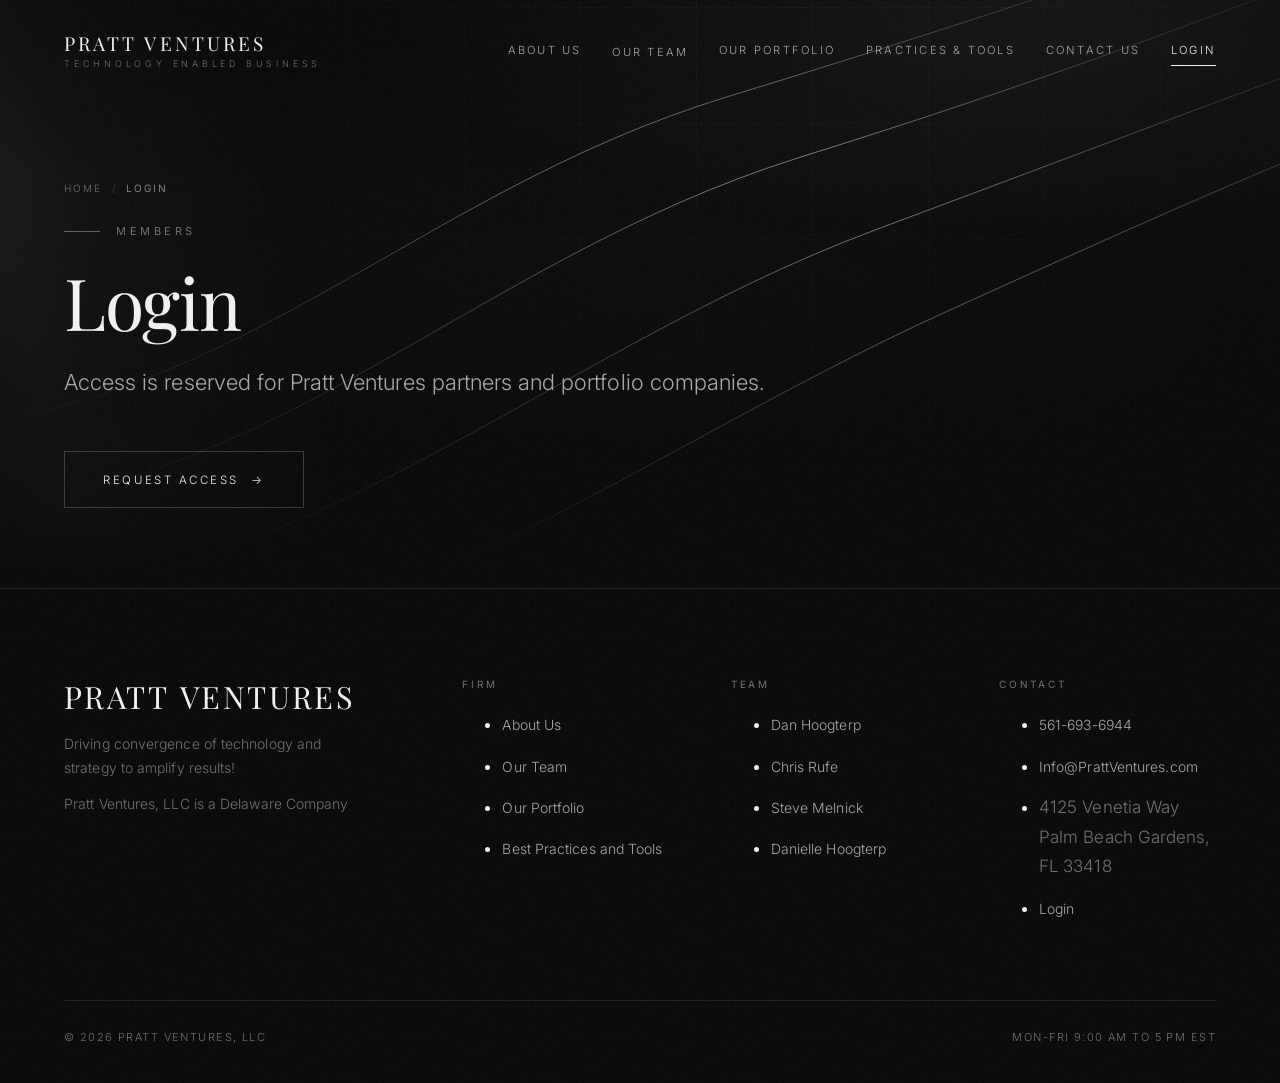
<file: login/index.html>
<!doctype html>
<html lang="en-US">
<head>
<meta charset="utf-8">
<meta name="viewport" content="width=device-width, initial-scale=1">
<title>Login | Pratt Ventures, LLC</title>
<meta name="description" content="Member login for Pratt Ventures, LLC. Access is reserved for partners and portfolio companies — contact us to request access.">
<link rel="canonical" href="https://pratt-ventures.github.io/pratt-ventures/login/">
<meta name="robots" content="noindex, nofollow">
<meta name="author" content="Pratt Ventures, LLC">
<meta name="theme-color" content="#050505">
<meta name="color-scheme" content="dark">
<meta property="og:type" content="website">
<meta property="og:site_name" content="Pratt Ventures, LLC">
<meta property="og:locale" content="en_US">
<meta property="og:title" content="Login | Pratt Ventures, LLC">
<meta property="og:description" content="Member login for Pratt Ventures, LLC. Access is reserved for partners and portfolio companies — contact us to request access.">
<meta property="og:url" content="https://pratt-ventures.github.io/pratt-ventures/login/">
<meta property="og:image" content="https://pratt-ventures.github.io/pratt-ventures/assets/img/og.png">
<meta property="og:image:alt" content="Pratt Ventures, LLC">
<meta name="twitter:card" content="summary_large_image">
<meta name="twitter:title" content="Login | Pratt Ventures, LLC">
<meta name="twitter:description" content="Member login for Pratt Ventures, LLC. Access is reserved for partners and portfolio companies — contact us to request access.">
<meta name="twitter:image" content="https://pratt-ventures.github.io/pratt-ventures/assets/img/og.png">
<meta name="twitter:site" content="@dan_hoog">
<link rel="icon" href="../assets/img/favicon.svg" type="image/svg+xml">
<link rel="icon" href="../assets/img/apple-touch-icon.png" sizes="180x180">
<link rel="apple-touch-icon" href="../assets/img/apple-touch-icon.png">
<link rel="manifest" href="../site.webmanifest">
<link rel="preconnect" href="https://fonts.googleapis.com">
<link rel="preconnect" href="https://fonts.gstatic.com" crossorigin>
<link rel="preload" as="style" href="https://fonts.googleapis.com/css2?family=Inter:wght@200;300;400;500&family=Playfair+Display:ital,wght@0,400;0,500;1,400&display=swap">
<link rel="stylesheet" href="https://fonts.googleapis.com/css2?family=Inter:wght@200;300;400;500&family=Playfair+Display:ital,wght@0,400;0,500;1,400&display=swap">
<link rel="stylesheet" href="../assets/css/site.css">
<link rel="sitemap" type="application/xml" href="../sitemap.xml">
<script type="application/ld+json">{"@context":"https://schema.org","@graph":[{"@type":"FinancialService","@id":"https://pratt-ventures.github.io/pratt-ventures/#organization","name":"Pratt Ventures, LLC","alternateName":"Pratt Ventures","url":"https://pratt-ventures.github.io/pratt-ventures/","logo":{"@type":"ImageObject","url":"https://pratt-ventures.github.io/pratt-ventures/assets/img/logo-512.png","width":512,"height":512},"image":"https://pratt-ventures.github.io/pratt-ventures/assets/img/og.png","slogan":"Driving convergence of technology and strategy to amplify results!","description":"Pratt Ventures, LLC accelerates business performance by driving rapid innovation and adaptation of technology, providing advisory, opportunity review and diligence services alongside selected investments.","telephone":"+1-561-693-6944","email":"info@prattventures.com","foundingDate":"2016-01","address":{"@type":"PostalAddress","streetAddress":"4125 Venetia Way","addressLocality":"Palm Beach Gardens","addressRegion":"FL","postalCode":"33418","addressCountry":"US"},"areaServed":"US","openingHoursSpecification":[{"@type":"OpeningHoursSpecification","dayOfWeek":["Monday","Tuesday","Wednesday","Thursday","Friday"],"opens":"09:00","closes":"17:00"}],"knowsAbout":["Venture capital","Private equity","Commercial real estate","Artificial intelligence","SaaS","Machine learning","Technology diligence","Information security"]},{"@type":"WebSite","@id":"https://pratt-ventures.github.io/pratt-ventures/#website","url":"https://pratt-ventures.github.io/pratt-ventures/","name":"Pratt Ventures, LLC","publisher":{"@id":"https://pratt-ventures.github.io/pratt-ventures/#organization"},"inLanguage":"en-US"},{"@type":"WebPage","@id":"https://pratt-ventures.github.io/pratt-ventures/login/#webpage","url":"https://pratt-ventures.github.io/pratt-ventures/login/","name":"Login | Pratt Ventures, LLC","description":"Member login for Pratt Ventures, LLC. Access is reserved for partners and portfolio companies \u2014 contact us to request access.","isPartOf":{"@id":"https://pratt-ventures.github.io/pratt-ventures/#website"},"about":{"@id":"https://pratt-ventures.github.io/pratt-ventures/#organization"},"inLanguage":"en-US","primaryImageOfPage":"https://pratt-ventures.github.io/pratt-ventures/assets/img/og.png"},{"@type":"BreadcrumbList","itemListElement":[{"@type":"ListItem","position":1,"name":"Home","item":"https://pratt-ventures.github.io/pratt-ventures/"},{"@type":"ListItem","position":2,"name":"Login","item":"https://pratt-ventures.github.io/pratt-ventures/login/"}]}]}</script>
</head>
<body>
<a class="skip" href="#main">Skip to content</a>
<header class="hdr">
  <div class="hdr__in">
    <a class="brand" href="../" aria-label="Pratt Ventures, LLC — home">
      <span class="brand__name">Pratt Ventures</span>
      <span class="brand__sub">Technology Enabled Business</span>
    </a>
    <nav class="nav" aria-label="Primary"><a class="nav__l" href="../about-us/">About Us</a><div class="nav__has"><a class="nav__l" href="../our-team/">Our Team</a><div class="nav__panel"><a href="../daniel-hoogterp/">Dan Hoogterp</a><a href="../operating-partner-chris-rufe/">Chris Rufe</a><a href="../technology-partner-stephen-melnick/">Steve Melnick</a><a href="../investment-analyst-danielle-hoogterp/">Danielle Hoogterp</a></div></div><a class="nav__l" href="../our-portfolio/">Our Portfolio</a><a class="nav__l" href="../we-recommend/">Practices &amp; Tools</a><a class="nav__l" href="../contact-us/">Contact Us</a><a class="nav__l" href="../login/" aria-current="page">Login</a></nav>
    <button class="burger" type="button" aria-expanded="false" aria-controls="drawer" aria-label="Open menu"><span></span></button>
  </div>
</header>
<div class="drawer" id="drawer" aria-hidden="true">
  <nav aria-label="Mobile"><a href="../about-us/">About Us</a><a href="../our-team/">Our Team</a><a class="sub" href="../daniel-hoogterp/">Dan Hoogterp</a><a class="sub" href="../operating-partner-chris-rufe/">Chris Rufe</a><a class="sub" href="../technology-partner-stephen-melnick/">Steve Melnick</a><a class="sub" href="../investment-analyst-danielle-hoogterp/">Danielle Hoogterp</a><a href="../our-portfolio/">Our Portfolio</a><a href="../we-recommend/">Practices &amp; Tools</a><a href="../contact-us/">Contact Us</a><a href="../login/">Login</a></nav>
</div>
<main id="main">
<section class="phead">
  <div class="lume" aria-hidden="true">
    <div class="lume__sheen"></div>
    <svg class="lume__lines" viewBox="0 0 1440 900" preserveAspectRatio="xMidYMid slice" focusable="false">
      <defs>
        <linearGradient id="pvSweep" x1="0" y1="1" x2="1" y2="0">
          <stop offset="0%" stop-color="#fff" stop-opacity="0"/>
          <stop offset="38%" stop-color="#fff" stop-opacity=".42"/>
          <stop offset="62%" stop-color="#fff" stop-opacity=".62"/>
          <stop offset="100%" stop-color="#fff" stop-opacity="0"/>
        </linearGradient>
      </defs>
      <path d="M-120 705 C 300 690, 520 415, 900 296 S 1400 118, 1620 44"/>
      <path d="M-120 812 C 344 796, 604 520, 984 378 S 1466 196, 1660 128"/>
      <path d="M-120 604 C 258 592, 458 338, 818 228 S 1338 58, 1560 -18"/>
      <path d="M-120 916 C 380 900, 690 640, 1064 470 S 1520 268, 1700 208"/>
    </svg>
    <div class="lume__fade"></div>
  </div>
  <div class="wrap phead__in">
    <nav aria-label="Breadcrumb"><ol class="crumbs"><li><a href="../">Home</a></li><li><span aria-current="page">Login</span></li></ol></nav>
    <p class="eyebrow mt-m">Members</p>
    <h1 class="d2 phead__ttl">Login</h1>
    <p class="lede phead__lede">Access is reserved for Pratt Ventures partners and portfolio companies.</p>
    <p class="mt-l"><a class="btn" href="../contact-us/">Request access <span class="arw">&rarr;</span></a></p>
  </div>
</section>
</main><footer class="ftr">
  <div class="wrap">
    <div class="ftr__grid">
      <div>
        <p class="ftr__mark">Pratt&nbsp;Ventures</p>
        <p class="ftr__tag">Driving convergence of technology and strategy to amplify results!</p>
        <p class="ftr__tag" style="margin-top:.8rem">Pratt Ventures, LLC is a Delaware Company</p>
      </div>
      <div>
        <h2>Firm</h2>
        <ul>
          <li><a href="../about-us/">About Us</a></li>
          <li><a href="../our-team/">Our Team</a></li>
          <li><a href="../our-portfolio/">Our Portfolio</a></li>
          <li><a href="../we-recommend/">Best Practices and Tools</a></li>
        </ul>
      </div>
      <div>
        <h2>Team</h2>
        <ul><li><a href="../daniel-hoogterp/">Dan Hoogterp</a></li><li><a href="../operating-partner-chris-rufe/">Chris Rufe</a></li><li><a href="../technology-partner-stephen-melnick/">Steve Melnick</a></li><li><a href="../investment-analyst-danielle-hoogterp/">Danielle Hoogterp</a></li></ul>
      </div>
      <div>
        <h2>Contact</h2>
        <ul>
          <li><a href="tel:+1-561-693-6944">561-693-6944</a></li>
          <li><a href="mailto:info@prattventures.com">Info@PrattVentures.com</a></li>
          <li><span class="muted">4125 Venetia Way<br>Palm Beach Gardens, FL 33418</span></li>
          <li><a href="../login/">Login</a></li>
        </ul>
      </div>
    </div>
    <div class="ftr__base">
      <span>&copy; <span data-year>2026</span> Pratt Ventures, LLC</span>
      <span>Mon-Fri 9:00 AM to 5 PM EST</span>
    </div>
  </div>
</footer>
<script src="../assets/js/site.js" defer></script>
</body>
</html>
</file>
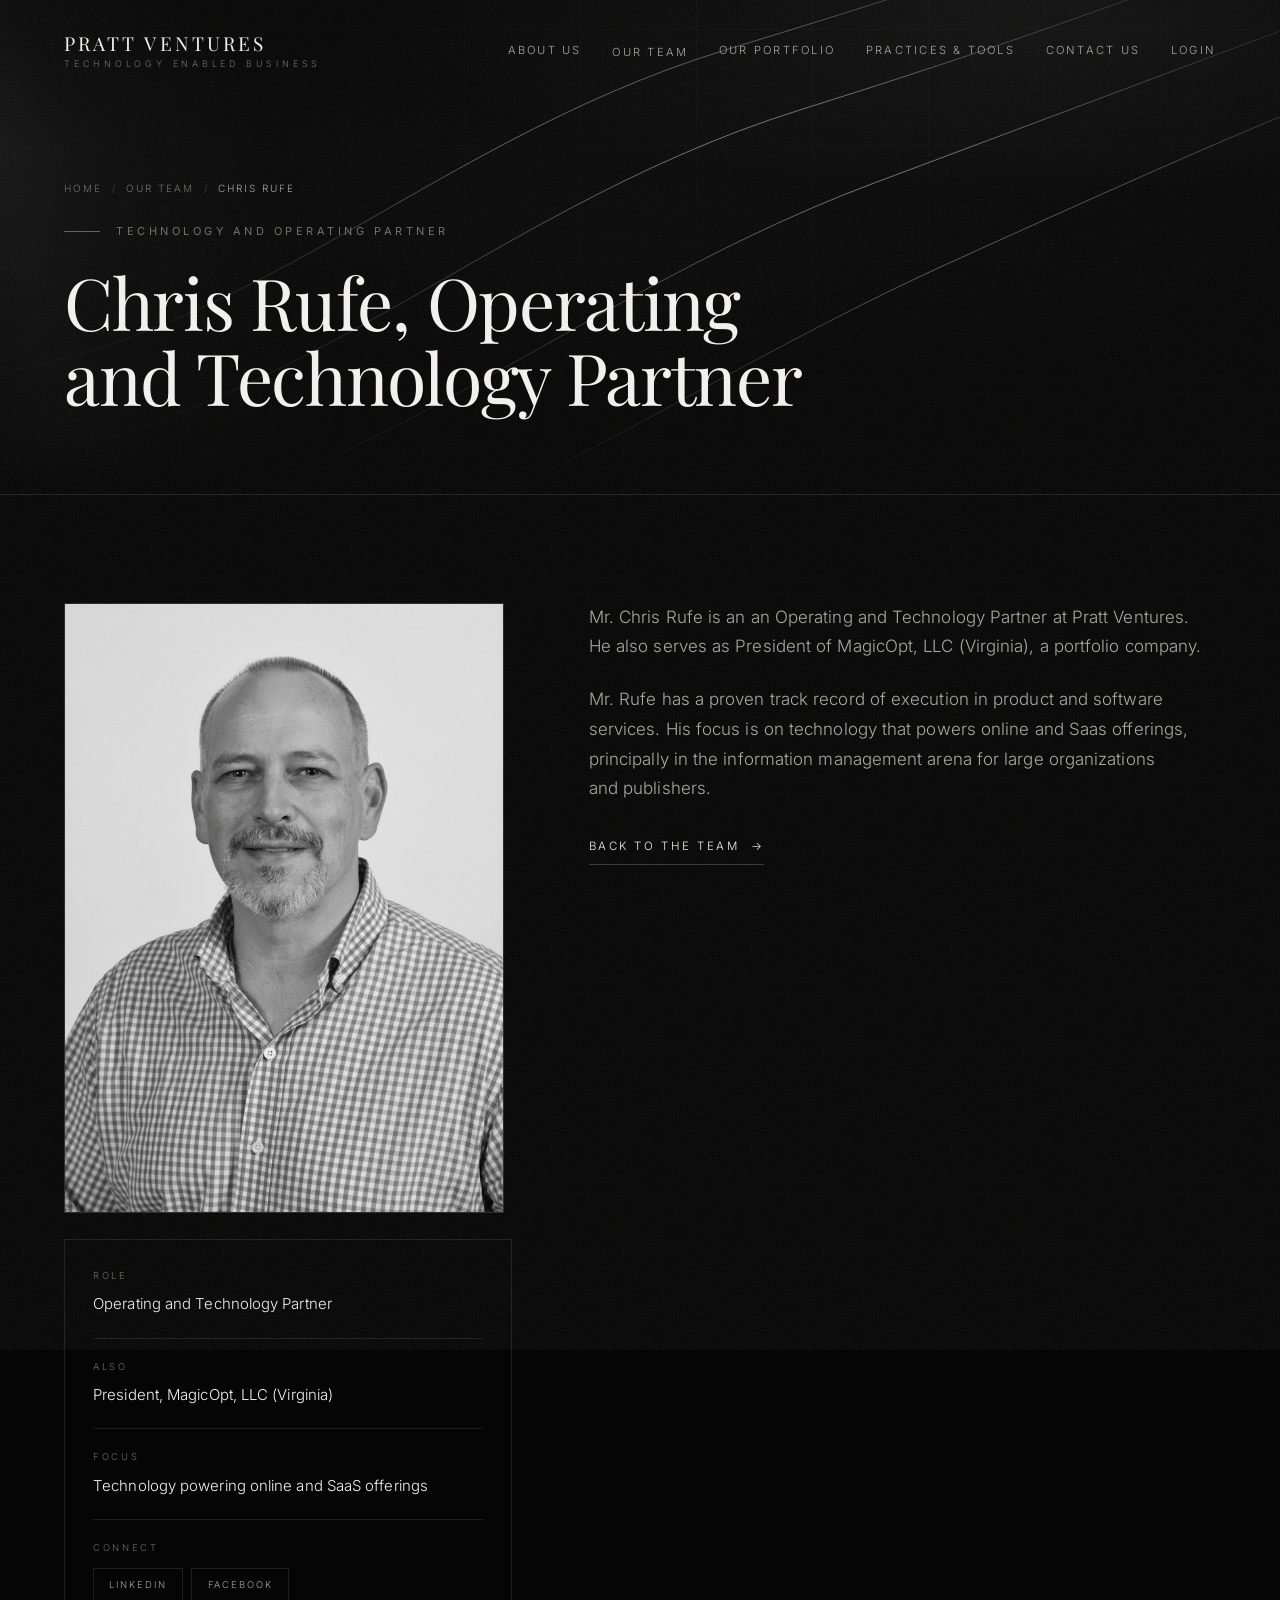
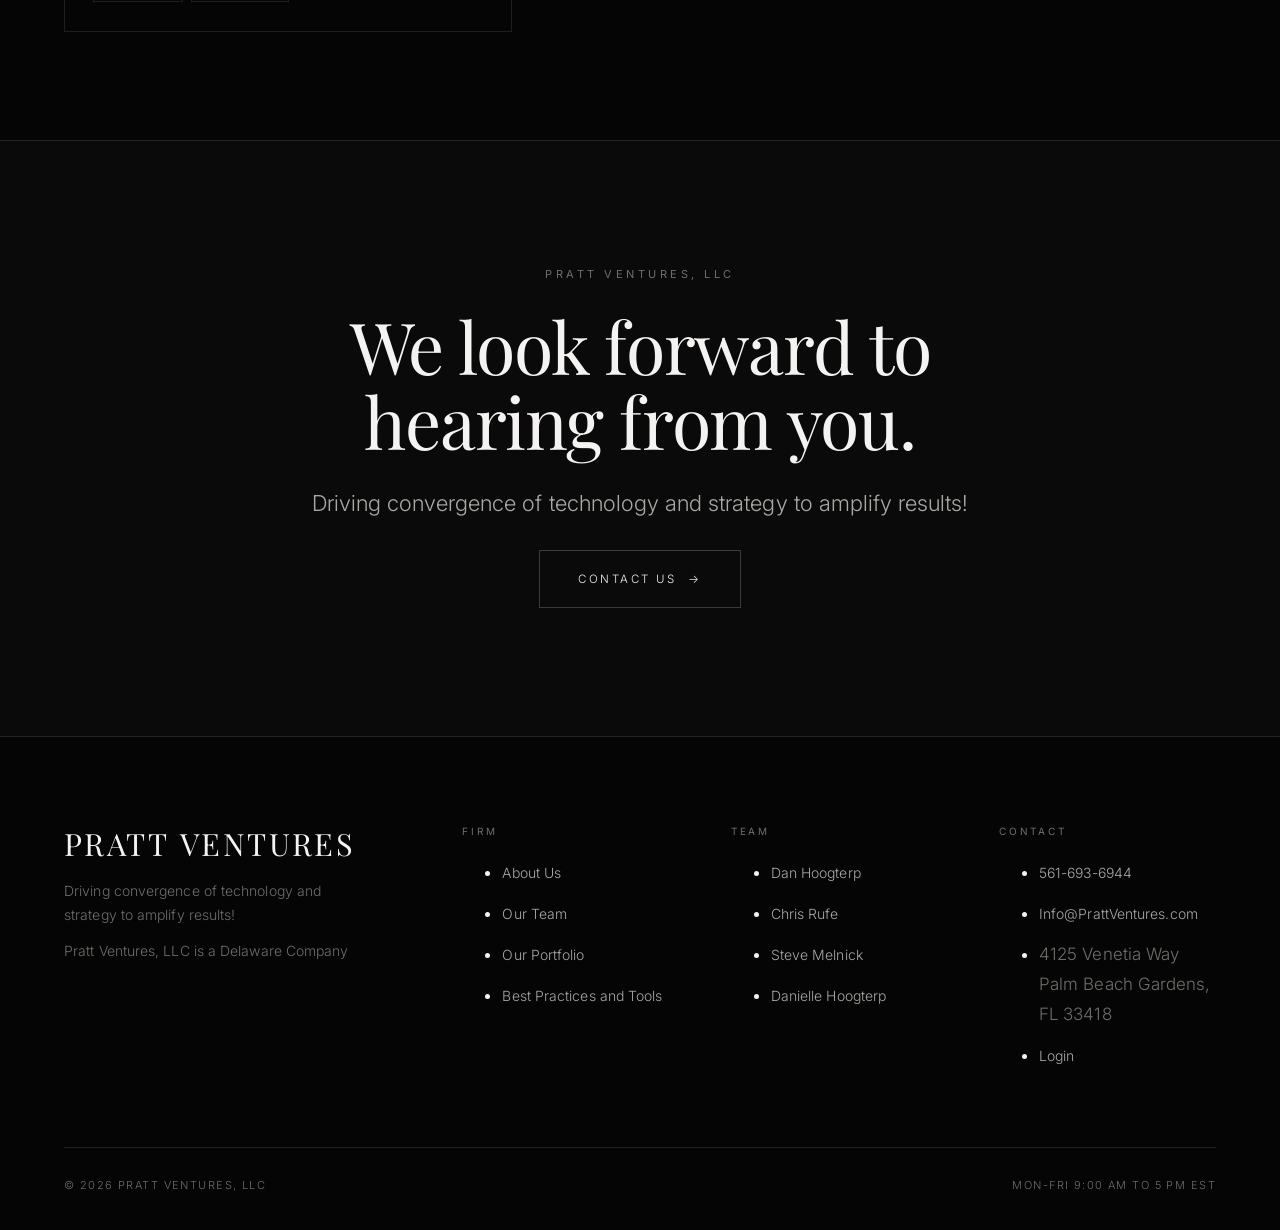
<file: operating-partner-chris-rufe/index.html>
<!doctype html>
<html lang="en-US">
<head>
<meta charset="utf-8">
<meta name="viewport" content="width=device-width, initial-scale=1">
<title>Chris Rufe, Operating &amp; Tech Partner | Pratt Ventures, LLC</title>
<meta name="description" content="Chris Rufe is an Operating and Technology Partner at Pratt Ventures and President of MagicOpt, LLC, with a proven track record in product and software services.">
<link rel="canonical" href="https://pratt-ventures.github.io/pratt-ventures/operating-partner-chris-rufe/">
<meta name="robots" content="noindex, nofollow">
<meta name="author" content="Pratt Ventures, LLC">
<meta name="theme-color" content="#050505">
<meta name="color-scheme" content="dark">
<meta property="og:type" content="profile">
<meta property="og:site_name" content="Pratt Ventures, LLC">
<meta property="og:locale" content="en_US">
<meta property="og:title" content="Chris Rufe, Operating &amp; Tech Partner | Pratt Ventures, LLC">
<meta property="og:description" content="Chris Rufe is an Operating and Technology Partner at Pratt Ventures and President of MagicOpt, LLC, with a proven track record in product and software services.">
<meta property="og:url" content="https://pratt-ventures.github.io/pratt-ventures/operating-partner-chris-rufe/">
<meta property="og:image" content="https://pratt-ventures.github.io/pratt-ventures/assets/img/chris-rufe.jpg">
<meta property="og:image:alt" content="Chris Rufe, Operating and Technology Partner at Pratt Ventures, LLC">
<meta name="twitter:card" content="summary_large_image">
<meta name="twitter:title" content="Chris Rufe, Operating &amp; Tech Partner | Pratt Ventures, LLC">
<meta name="twitter:description" content="Chris Rufe is an Operating and Technology Partner at Pratt Ventures and President of MagicOpt, LLC, with a proven track record in product and software services.">
<meta name="twitter:image" content="https://pratt-ventures.github.io/pratt-ventures/assets/img/chris-rufe.jpg">
<meta name="twitter:site" content="@dan_hoog">
<link rel="icon" href="../assets/img/favicon.svg" type="image/svg+xml">
<link rel="icon" href="../assets/img/apple-touch-icon.png" sizes="180x180">
<link rel="apple-touch-icon" href="../assets/img/apple-touch-icon.png">
<link rel="manifest" href="../site.webmanifest">
<link rel="preconnect" href="https://fonts.googleapis.com">
<link rel="preconnect" href="https://fonts.gstatic.com" crossorigin>
<link rel="preload" as="style" href="https://fonts.googleapis.com/css2?family=Inter:wght@200;300;400;500&family=Playfair+Display:ital,wght@0,400;0,500;1,400&display=swap">
<link rel="stylesheet" href="https://fonts.googleapis.com/css2?family=Inter:wght@200;300;400;500&family=Playfair+Display:ital,wght@0,400;0,500;1,400&display=swap">
<link rel="stylesheet" href="../assets/css/site.css">
<link rel="sitemap" type="application/xml" href="../sitemap.xml">
<script type="application/ld+json">{"@context":"https://schema.org","@graph":[{"@type":"FinancialService","@id":"https://pratt-ventures.github.io/pratt-ventures/#organization","name":"Pratt Ventures, LLC","alternateName":"Pratt Ventures","url":"https://pratt-ventures.github.io/pratt-ventures/","logo":{"@type":"ImageObject","url":"https://pratt-ventures.github.io/pratt-ventures/assets/img/logo-512.png","width":512,"height":512},"image":"https://pratt-ventures.github.io/pratt-ventures/assets/img/og.png","slogan":"Driving convergence of technology and strategy to amplify results!","description":"Pratt Ventures, LLC accelerates business performance by driving rapid innovation and adaptation of technology, providing advisory, opportunity review and diligence services alongside selected investments.","telephone":"+1-561-693-6944","email":"info@prattventures.com","foundingDate":"2016-01","address":{"@type":"PostalAddress","streetAddress":"4125 Venetia Way","addressLocality":"Palm Beach Gardens","addressRegion":"FL","postalCode":"33418","addressCountry":"US"},"areaServed":"US","openingHoursSpecification":[{"@type":"OpeningHoursSpecification","dayOfWeek":["Monday","Tuesday","Wednesday","Thursday","Friday"],"opens":"09:00","closes":"17:00"}],"knowsAbout":["Venture capital","Private equity","Commercial real estate","Artificial intelligence","SaaS","Machine learning","Technology diligence","Information security"]},{"@type":"WebSite","@id":"https://pratt-ventures.github.io/pratt-ventures/#website","url":"https://pratt-ventures.github.io/pratt-ventures/","name":"Pratt Ventures, LLC","publisher":{"@id":"https://pratt-ventures.github.io/pratt-ventures/#organization"},"inLanguage":"en-US"},{"@type":"ProfilePage","@id":"https://pratt-ventures.github.io/pratt-ventures/operating-partner-chris-rufe/#webpage","url":"https://pratt-ventures.github.io/pratt-ventures/operating-partner-chris-rufe/","name":"Chris Rufe, Operating & Tech Partner | Pratt Ventures, LLC","description":"Chris Rufe is an Operating and Technology Partner at Pratt Ventures and President of MagicOpt, LLC, with a proven track record in product and software services.","isPartOf":{"@id":"https://pratt-ventures.github.io/pratt-ventures/#website"},"about":{"@id":"https://pratt-ventures.github.io/pratt-ventures/#organization"},"inLanguage":"en-US","primaryImageOfPage":"https://pratt-ventures.github.io/pratt-ventures/assets/img/chris-rufe.jpg"},{"@type":"BreadcrumbList","itemListElement":[{"@type":"ListItem","position":1,"name":"Home","item":"https://pratt-ventures.github.io/pratt-ventures/"},{"@type":"ListItem","position":2,"name":"Our Team","item":"https://pratt-ventures.github.io/pratt-ventures/our-team/"},{"@type":"ListItem","position":3,"name":"Chris Rufe","item":"https://pratt-ventures.github.io/pratt-ventures/operating-partner-chris-rufe/"}]},{"@type":"Person","@id":"https://pratt-ventures.github.io/pratt-ventures/operating-partner-chris-rufe/#person","name":"Chris Rufe","url":"https://pratt-ventures.github.io/pratt-ventures/operating-partner-chris-rufe/","image":"https://pratt-ventures.github.io/pratt-ventures/assets/img/chris-rufe.jpg","jobTitle":"Operating and Technology Partner","description":"Chris Rufe is an Operating and Technology Partner at Pratt Ventures and President of MagicOpt, LLC, with a proven track record in product and software services.","worksFor":{"@id":"https://pratt-ventures.github.io/pratt-ventures/#organization"},"sameAs":["https://www.linkedin.com/in/chris-rufe-541b4b5/","https://www.facebook.com/chris.rufe"]}]}</script>
</head>
<body>
<a class="skip" href="#main">Skip to content</a>
<header class="hdr">
  <div class="hdr__in">
    <a class="brand" href="../" aria-label="Pratt Ventures, LLC — home">
      <span class="brand__name">Pratt Ventures</span>
      <span class="brand__sub">Technology Enabled Business</span>
    </a>
    <nav class="nav" aria-label="Primary"><a class="nav__l" href="../about-us/">About Us</a><div class="nav__has"><a class="nav__l" href="../our-team/">Our Team</a><div class="nav__panel"><a href="../daniel-hoogterp/">Dan Hoogterp</a><a href="../operating-partner-chris-rufe/" aria-current="page">Chris Rufe</a><a href="../technology-partner-stephen-melnick/">Steve Melnick</a><a href="../investment-analyst-danielle-hoogterp/">Danielle Hoogterp</a></div></div><a class="nav__l" href="../our-portfolio/">Our Portfolio</a><a class="nav__l" href="../we-recommend/">Practices &amp; Tools</a><a class="nav__l" href="../contact-us/">Contact Us</a><a class="nav__l" href="../login/">Login</a></nav>
    <button class="burger" type="button" aria-expanded="false" aria-controls="drawer" aria-label="Open menu"><span></span></button>
  </div>
</header>
<div class="drawer" id="drawer" aria-hidden="true">
  <nav aria-label="Mobile"><a href="../about-us/">About Us</a><a href="../our-team/">Our Team</a><a class="sub" href="../daniel-hoogterp/">Dan Hoogterp</a><a class="sub" href="../operating-partner-chris-rufe/">Chris Rufe</a><a class="sub" href="../technology-partner-stephen-melnick/">Steve Melnick</a><a class="sub" href="../investment-analyst-danielle-hoogterp/">Danielle Hoogterp</a><a href="../our-portfolio/">Our Portfolio</a><a href="../we-recommend/">Practices &amp; Tools</a><a href="../contact-us/">Contact Us</a><a href="../login/">Login</a></nav>
</div>
<main id="main">
<section class="phead">
  <div class="lume" aria-hidden="true">
    <div class="lume__sheen"></div>
    <svg class="lume__lines" viewBox="0 0 1440 900" preserveAspectRatio="xMidYMid slice" focusable="false">
      <defs>
        <linearGradient id="pvSweep" x1="0" y1="1" x2="1" y2="0">
          <stop offset="0%" stop-color="#fff" stop-opacity="0"/>
          <stop offset="38%" stop-color="#fff" stop-opacity=".42"/>
          <stop offset="62%" stop-color="#fff" stop-opacity=".62"/>
          <stop offset="100%" stop-color="#fff" stop-opacity="0"/>
        </linearGradient>
      </defs>
      <path d="M-120 705 C 300 690, 520 415, 900 296 S 1400 118, 1620 44"/>
      <path d="M-120 812 C 344 796, 604 520, 984 378 S 1466 196, 1660 128"/>
      <path d="M-120 604 C 258 592, 458 338, 818 228 S 1338 58, 1560 -18"/>
      <path d="M-120 916 C 380 900, 690 640, 1064 470 S 1520 268, 1700 208"/>
    </svg>
    <div class="lume__fade"></div>
  </div>
  <div class="wrap phead__in">
    <nav aria-label="Breadcrumb"><ol class="crumbs"><li><a href="../">Home</a></li><li><a href="../our-team/">Our Team</a></li><li><span aria-current="page">Chris Rufe</span></li></ol></nav>
    <p class="eyebrow mt-m">Technology and Operating Partner</p>
    <h1 class="d2 phead__ttl">Chris Rufe, Operating and Technology Partner</h1>
  </div>
</section>

<section class="section">
  <div class="wrap bio">
    <div class="rv">
      <figure class="bio__fig">
        <img src="../assets/img/chris-rufe.jpg" alt="Chris Rufe, Operating and Technology Partner at Pratt Ventures, LLC" width="900" height="1100" loading="eager" decoding="async">
      </figure>
      <dl class="bio__card"><div><dt>Role</dt><dd>Operating and Technology Partner</dd></div><div><dt>Also</dt><dd>President, MagicOpt, LLC (Virginia)</dd></div><div><dt>Focus</dt><dd>Technology powering online and SaaS offerings</dd></div>
        <div><dt>Connect</dt><dd><span class="social"><a href="https://www.linkedin.com/in/chris-rufe-541b4b5/" rel="noopener me" target="_blank">LinkedIn</a><a href="https://www.facebook.com/chris.rufe" rel="noopener me" target="_blank">Facebook</a></span></dd></div>
      </dl>
    </div>
    <div class="body rv rv-d1">
      <p>Mr. Chris Rufe is an an Operating and Technology Partner at Pratt Ventures. He also serves as President of MagicOpt, LLC (Virginia), a portfolio company.</p><p>Mr. Rufe has a proven track record of execution in product and software services. His focus is on technology that powers online and Saas offerings, principally in the information management arena for large organizations and publishers.</p>
      <p class="mt-l"><a class="link" href="../our-team/">Back to the team <span class="arw">&rarr;</span></a></p>
    </div>
  </div>
</section>

<section class="band">
  <div class="wrap band__in">
    <p class="eyebrow eyebrow--plain rv">Pratt Ventures, LLC</p>
    <h2 class="d2 band__ttl rv rv-d1">We look forward to hearing from you.</h2>
    <p class="lede rv rv-d2" style="max-width:52ch">Driving convergence of technology and strategy to amplify results!</p>
    <p class="rv rv-d3"><a class="btn" href="../contact-us/">Contact us <span class="arw">&rarr;</span></a></p>
  </div>
</section>
</main><footer class="ftr">
  <div class="wrap">
    <div class="ftr__grid">
      <div>
        <p class="ftr__mark">Pratt&nbsp;Ventures</p>
        <p class="ftr__tag">Driving convergence of technology and strategy to amplify results!</p>
        <p class="ftr__tag" style="margin-top:.8rem">Pratt Ventures, LLC is a Delaware Company</p>
      </div>
      <div>
        <h2>Firm</h2>
        <ul>
          <li><a href="../about-us/">About Us</a></li>
          <li><a href="../our-team/">Our Team</a></li>
          <li><a href="../our-portfolio/">Our Portfolio</a></li>
          <li><a href="../we-recommend/">Best Practices and Tools</a></li>
        </ul>
      </div>
      <div>
        <h2>Team</h2>
        <ul><li><a href="../daniel-hoogterp/">Dan Hoogterp</a></li><li><a href="../operating-partner-chris-rufe/">Chris Rufe</a></li><li><a href="../technology-partner-stephen-melnick/">Steve Melnick</a></li><li><a href="../investment-analyst-danielle-hoogterp/">Danielle Hoogterp</a></li></ul>
      </div>
      <div>
        <h2>Contact</h2>
        <ul>
          <li><a href="tel:+1-561-693-6944">561-693-6944</a></li>
          <li><a href="mailto:info@prattventures.com">Info@PrattVentures.com</a></li>
          <li><span class="muted">4125 Venetia Way<br>Palm Beach Gardens, FL 33418</span></li>
          <li><a href="../login/">Login</a></li>
        </ul>
      </div>
    </div>
    <div class="ftr__base">
      <span>&copy; <span data-year>2026</span> Pratt Ventures, LLC</span>
      <span>Mon-Fri 9:00 AM to 5 PM EST</span>
    </div>
  </div>
</footer>
<script src="../assets/js/site.js" defer></script>
</body>
</html>
</file>
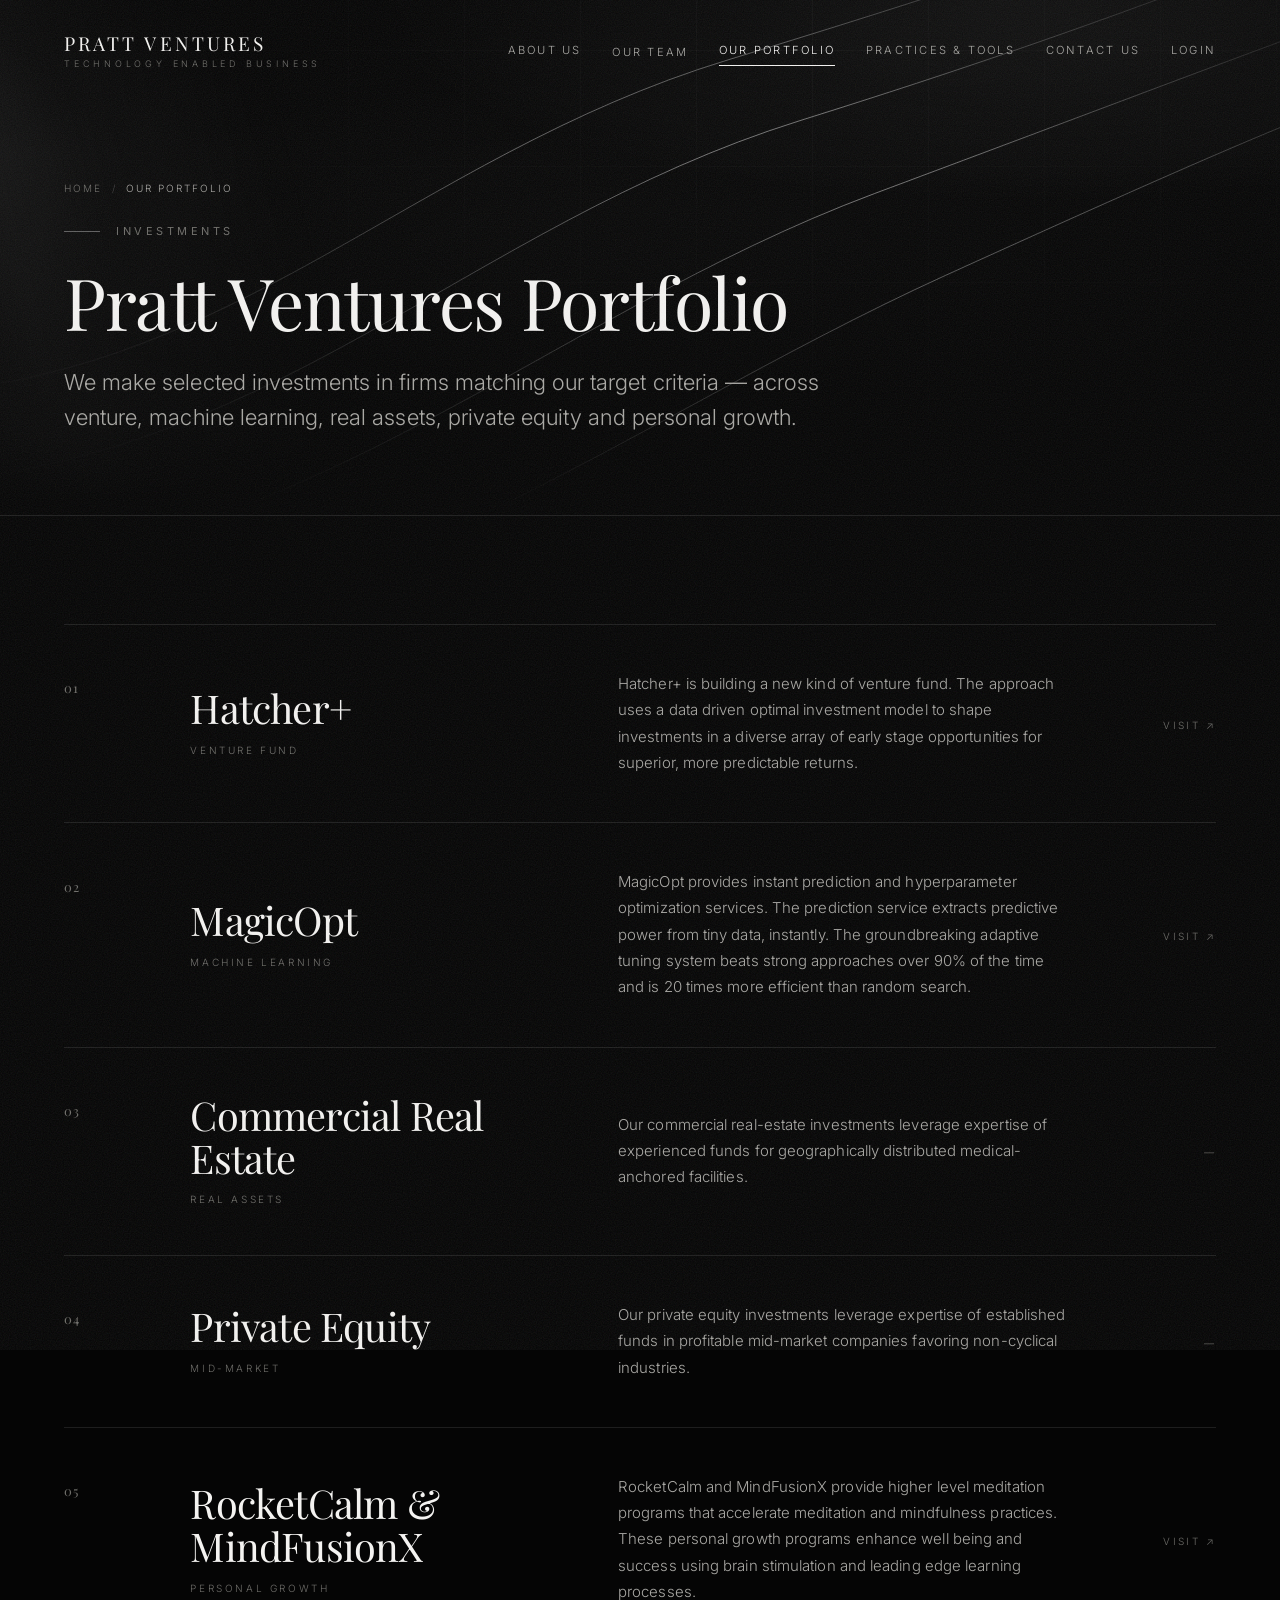
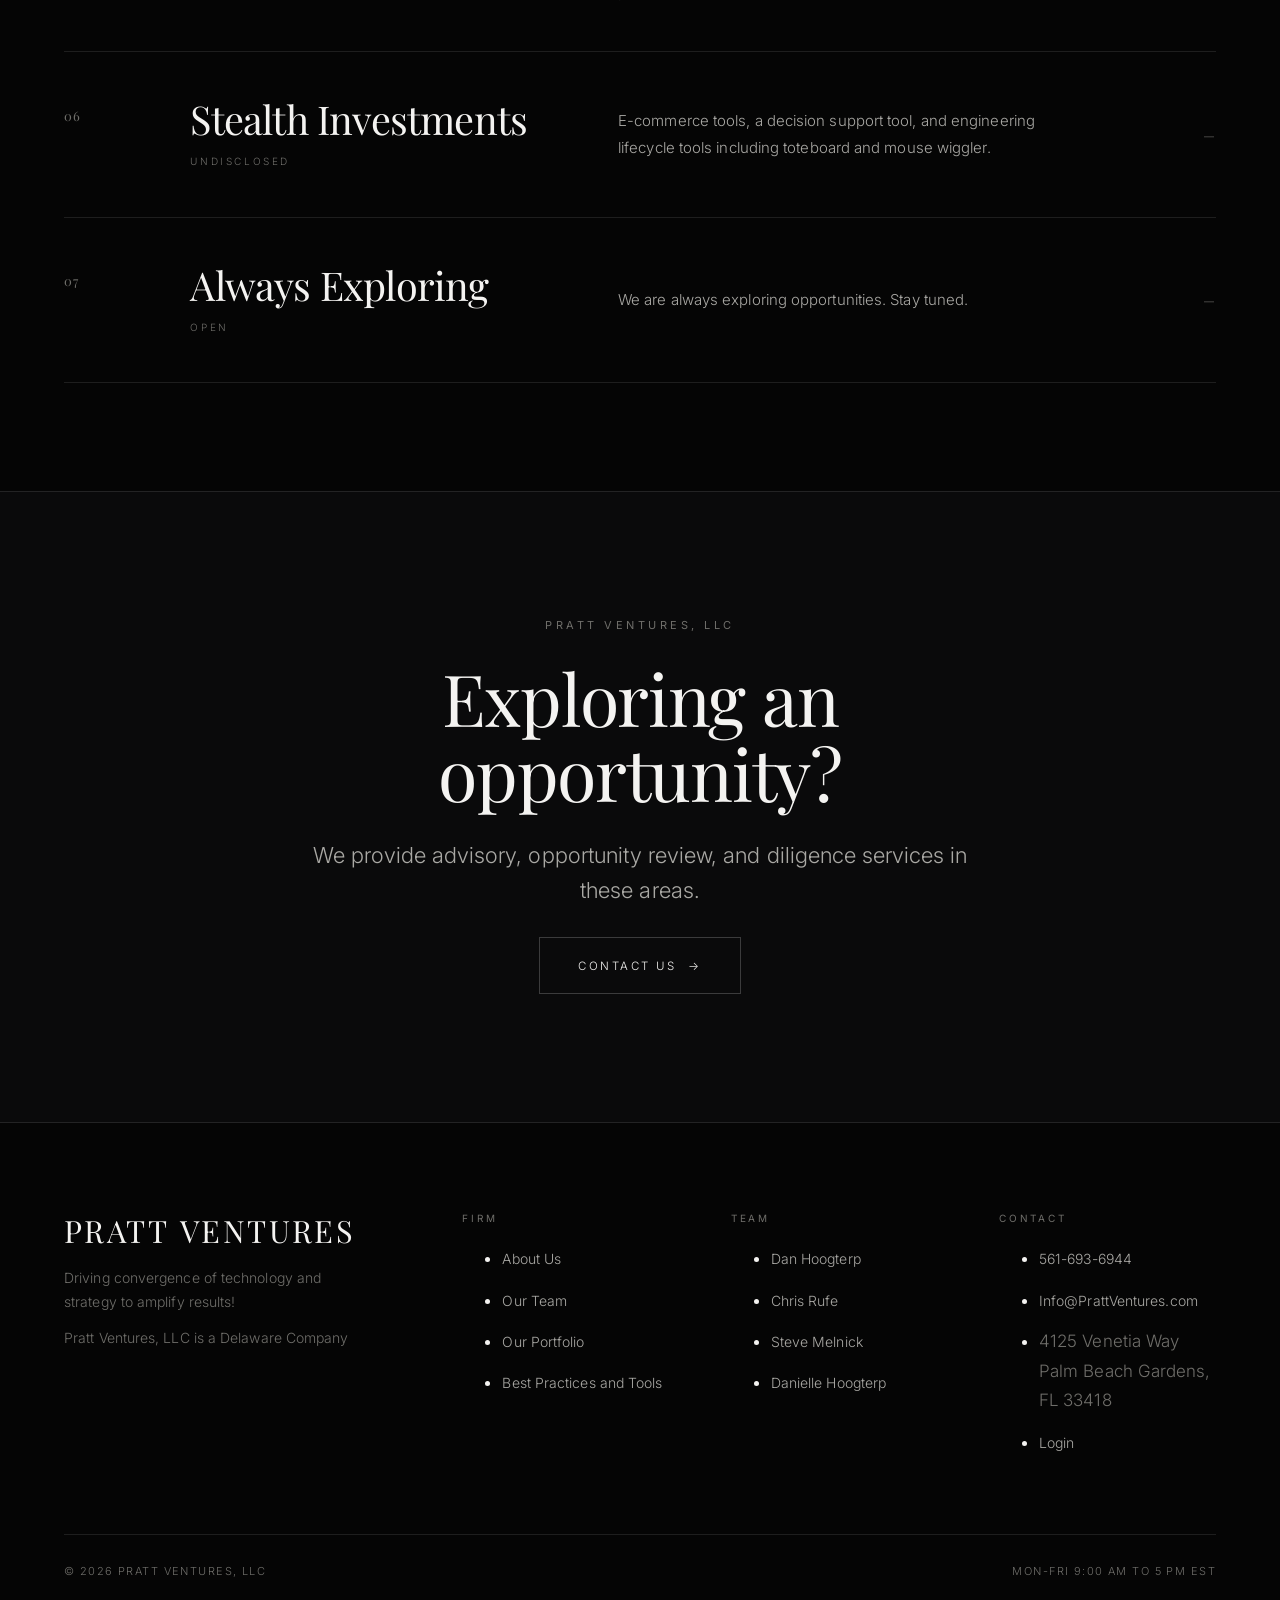
<file: our-portfolio/index.html>
<!doctype html>
<html lang="en-US">
<head>
<meta charset="utf-8">
<meta name="viewport" content="width=device-width, initial-scale=1">
<title>Pratt Ventures Portfolio | Investments &amp; Holdings</title>
<meta name="description" content="The Pratt Ventures portfolio: Hatcher+, MagicOpt, commercial real-estate and private equity investments, and RocketCalm and MindFusionX personal growth programs.">
<link rel="canonical" href="https://pratt-ventures.github.io/pratt-ventures/our-portfolio/">
<meta name="robots" content="noindex, nofollow">
<meta name="author" content="Pratt Ventures, LLC">
<meta name="theme-color" content="#050505">
<meta name="color-scheme" content="dark">
<meta property="og:type" content="website">
<meta property="og:site_name" content="Pratt Ventures, LLC">
<meta property="og:locale" content="en_US">
<meta property="og:title" content="Pratt Ventures Portfolio | Investments &amp; Holdings">
<meta property="og:description" content="The Pratt Ventures portfolio: Hatcher+, MagicOpt, commercial real-estate and private equity investments, and RocketCalm and MindFusionX personal growth programs.">
<meta property="og:url" content="https://pratt-ventures.github.io/pratt-ventures/our-portfolio/">
<meta property="og:image" content="https://pratt-ventures.github.io/pratt-ventures/assets/img/og.png">
<meta property="og:image:alt" content="Pratt Ventures, LLC">
<meta name="twitter:card" content="summary_large_image">
<meta name="twitter:title" content="Pratt Ventures Portfolio | Investments &amp; Holdings">
<meta name="twitter:description" content="The Pratt Ventures portfolio: Hatcher+, MagicOpt, commercial real-estate and private equity investments, and RocketCalm and MindFusionX personal growth programs.">
<meta name="twitter:image" content="https://pratt-ventures.github.io/pratt-ventures/assets/img/og.png">
<meta name="twitter:site" content="@dan_hoog">
<link rel="icon" href="../assets/img/favicon.svg" type="image/svg+xml">
<link rel="icon" href="../assets/img/apple-touch-icon.png" sizes="180x180">
<link rel="apple-touch-icon" href="../assets/img/apple-touch-icon.png">
<link rel="manifest" href="../site.webmanifest">
<link rel="preconnect" href="https://fonts.googleapis.com">
<link rel="preconnect" href="https://fonts.gstatic.com" crossorigin>
<link rel="preload" as="style" href="https://fonts.googleapis.com/css2?family=Inter:wght@200;300;400;500&family=Playfair+Display:ital,wght@0,400;0,500;1,400&display=swap">
<link rel="stylesheet" href="https://fonts.googleapis.com/css2?family=Inter:wght@200;300;400;500&family=Playfair+Display:ital,wght@0,400;0,500;1,400&display=swap">
<link rel="stylesheet" href="../assets/css/site.css">
<link rel="sitemap" type="application/xml" href="../sitemap.xml">
<script type="application/ld+json">{"@context":"https://schema.org","@graph":[{"@type":"FinancialService","@id":"https://pratt-ventures.github.io/pratt-ventures/#organization","name":"Pratt Ventures, LLC","alternateName":"Pratt Ventures","url":"https://pratt-ventures.github.io/pratt-ventures/","logo":{"@type":"ImageObject","url":"https://pratt-ventures.github.io/pratt-ventures/assets/img/logo-512.png","width":512,"height":512},"image":"https://pratt-ventures.github.io/pratt-ventures/assets/img/og.png","slogan":"Driving convergence of technology and strategy to amplify results!","description":"Pratt Ventures, LLC accelerates business performance by driving rapid innovation and adaptation of technology, providing advisory, opportunity review and diligence services alongside selected investments.","telephone":"+1-561-693-6944","email":"info@prattventures.com","foundingDate":"2016-01","address":{"@type":"PostalAddress","streetAddress":"4125 Venetia Way","addressLocality":"Palm Beach Gardens","addressRegion":"FL","postalCode":"33418","addressCountry":"US"},"areaServed":"US","openingHoursSpecification":[{"@type":"OpeningHoursSpecification","dayOfWeek":["Monday","Tuesday","Wednesday","Thursday","Friday"],"opens":"09:00","closes":"17:00"}],"knowsAbout":["Venture capital","Private equity","Commercial real estate","Artificial intelligence","SaaS","Machine learning","Technology diligence","Information security"]},{"@type":"WebSite","@id":"https://pratt-ventures.github.io/pratt-ventures/#website","url":"https://pratt-ventures.github.io/pratt-ventures/","name":"Pratt Ventures, LLC","publisher":{"@id":"https://pratt-ventures.github.io/pratt-ventures/#organization"},"inLanguage":"en-US"},{"@type":"CollectionPage","@id":"https://pratt-ventures.github.io/pratt-ventures/our-portfolio/#webpage","url":"https://pratt-ventures.github.io/pratt-ventures/our-portfolio/","name":"Pratt Ventures Portfolio | Investments & Holdings","description":"The Pratt Ventures portfolio: Hatcher+, MagicOpt, commercial real-estate and private equity investments, and RocketCalm and MindFusionX personal growth programs.","isPartOf":{"@id":"https://pratt-ventures.github.io/pratt-ventures/#website"},"about":{"@id":"https://pratt-ventures.github.io/pratt-ventures/#organization"},"inLanguage":"en-US","primaryImageOfPage":"https://pratt-ventures.github.io/pratt-ventures/assets/img/og.png"},{"@type":"BreadcrumbList","itemListElement":[{"@type":"ListItem","position":1,"name":"Home","item":"https://pratt-ventures.github.io/pratt-ventures/"},{"@type":"ListItem","position":2,"name":"Our Portfolio","item":"https://pratt-ventures.github.io/pratt-ventures/our-portfolio/"}]},{"@type":"ItemList","name":"Pratt Ventures Portfolio","itemListElement":[{"@type":"ListItem","position":1,"item":{"@type":"Organization","name":"Hatcher+","description":"Hatcher+ is building a new kind of venture fund. The approach uses a data driven optimal investment model to shape investments in a diverse array of early stage opportunities for superior, more predictable returns.","url":"https://hatcher.com/"}},{"@type":"ListItem","position":2,"item":{"@type":"Organization","name":"MagicOpt","description":"MagicOpt provides instant prediction and hyperparameter optimization services. The prediction service extracts predictive power from tiny data, instantly. The groundbreaking adaptive tuning system beats strong approaches over 90% of the time and is 20 times more efficient than random search.","url":"https://magicopt.com"}},{"@type":"ListItem","position":3,"item":{"@type":"Organization","name":"Commercial Real Estate","description":"Our commercial real-estate investments leverage expertise of experienced funds for geographically distributed medical-anchored facilities."}},{"@type":"ListItem","position":4,"item":{"@type":"Organization","name":"Private Equity","description":"Our private equity investments leverage expertise of established funds in profitable mid-market companies favoring non-cyclical industries."}},{"@type":"ListItem","position":5,"item":{"@type":"Organization","name":"RocketCalm & MindFusionX","description":"RocketCalm and MindFusionX provide higher level meditation programs that accelerate meditation and mindfulness practices. These personal growth programs enhance well being and success using brain stimulation and leading edge learning processes.","url":"https://rocketcalm.net"}},{"@type":"ListItem","position":6,"item":{"@type":"Organization","name":"Stealth Investments","description":"E-commerce tools, a decision support tool, and engineering lifecycle tools including toteboard and mouse wiggler."}},{"@type":"ListItem","position":7,"item":{"@type":"Organization","name":"Always Exploring","description":"We are always exploring opportunities. Stay tuned."}}]}]}</script>
</head>
<body>
<a class="skip" href="#main">Skip to content</a>
<header class="hdr">
  <div class="hdr__in">
    <a class="brand" href="../" aria-label="Pratt Ventures, LLC — home">
      <span class="brand__name">Pratt Ventures</span>
      <span class="brand__sub">Technology Enabled Business</span>
    </a>
    <nav class="nav" aria-label="Primary"><a class="nav__l" href="../about-us/">About Us</a><div class="nav__has"><a class="nav__l" href="../our-team/">Our Team</a><div class="nav__panel"><a href="../daniel-hoogterp/">Dan Hoogterp</a><a href="../operating-partner-chris-rufe/">Chris Rufe</a><a href="../technology-partner-stephen-melnick/">Steve Melnick</a><a href="../investment-analyst-danielle-hoogterp/">Danielle Hoogterp</a></div></div><a class="nav__l" href="../our-portfolio/" aria-current="page">Our Portfolio</a><a class="nav__l" href="../we-recommend/">Practices &amp; Tools</a><a class="nav__l" href="../contact-us/">Contact Us</a><a class="nav__l" href="../login/">Login</a></nav>
    <button class="burger" type="button" aria-expanded="false" aria-controls="drawer" aria-label="Open menu"><span></span></button>
  </div>
</header>
<div class="drawer" id="drawer" aria-hidden="true">
  <nav aria-label="Mobile"><a href="../about-us/">About Us</a><a href="../our-team/">Our Team</a><a class="sub" href="../daniel-hoogterp/">Dan Hoogterp</a><a class="sub" href="../operating-partner-chris-rufe/">Chris Rufe</a><a class="sub" href="../technology-partner-stephen-melnick/">Steve Melnick</a><a class="sub" href="../investment-analyst-danielle-hoogterp/">Danielle Hoogterp</a><a href="../our-portfolio/">Our Portfolio</a><a href="../we-recommend/">Practices &amp; Tools</a><a href="../contact-us/">Contact Us</a><a href="../login/">Login</a></nav>
</div>
<main id="main">
<section class="phead">
  <div class="lume" aria-hidden="true">
    <div class="lume__sheen"></div>
    <svg class="lume__lines" viewBox="0 0 1440 900" preserveAspectRatio="xMidYMid slice" focusable="false">
      <defs>
        <linearGradient id="pvSweep" x1="0" y1="1" x2="1" y2="0">
          <stop offset="0%" stop-color="#fff" stop-opacity="0"/>
          <stop offset="38%" stop-color="#fff" stop-opacity=".42"/>
          <stop offset="62%" stop-color="#fff" stop-opacity=".62"/>
          <stop offset="100%" stop-color="#fff" stop-opacity="0"/>
        </linearGradient>
      </defs>
      <path d="M-120 705 C 300 690, 520 415, 900 296 S 1400 118, 1620 44"/>
      <path d="M-120 812 C 344 796, 604 520, 984 378 S 1466 196, 1660 128"/>
      <path d="M-120 604 C 258 592, 458 338, 818 228 S 1338 58, 1560 -18"/>
      <path d="M-120 916 C 380 900, 690 640, 1064 470 S 1520 268, 1700 208"/>
    </svg>
    <div class="lume__fade"></div>
  </div>
  <div class="wrap phead__in">
    <nav aria-label="Breadcrumb"><ol class="crumbs"><li><a href="../">Home</a></li><li><span aria-current="page">Our Portfolio</span></li></ol></nav>
    <p class="eyebrow mt-m">Investments</p>
    <h1 class="d2 phead__ttl">Pratt Ventures Portfolio</h1>
    <p class="lede phead__lede">We make selected investments in firms matching our target criteria — across venture, machine learning, real assets, private equity and personal growth.</p>
  </div>
</section>

<section class="section">
  <div class="wrap"><div class="pf"><a class="pf__row rv" href="https://hatcher.com/" rel="noopener" target="_blank"><span class="pf__n">01</span>
      <span class="pf__name-wrap">
        <span class="pf__name">Hatcher+</span>
        <span class="pf__tag">Venture Fund</span>
      </span>
      <span class="pf__txt">Hatcher+ is building a new kind of venture fund. The approach uses a data driven optimal investment model to shape investments in a diverse array of early stage opportunities for superior, more predictable returns.</span>
      <span class="pf__end"><span class="pf__go">Visit <span class="arw" aria-hidden="true">&#8599;</span></span></span></a><a class="pf__row rv" href="https://magicopt.com" rel="noopener" target="_blank"><span class="pf__n">02</span>
      <span class="pf__name-wrap">
        <span class="pf__name">MagicOpt</span>
        <span class="pf__tag">Machine Learning</span>
      </span>
      <span class="pf__txt">MagicOpt provides instant prediction and hyperparameter optimization services. The prediction service extracts predictive power from tiny data, instantly. The groundbreaking adaptive tuning system beats strong approaches over 90% of the time and is 20 times more efficient than random search.</span>
      <span class="pf__end"><span class="pf__go">Visit <span class="arw" aria-hidden="true">&#8599;</span></span></span></a><div class="pf__row rv"><span class="pf__n">03</span>
      <span class="pf__name-wrap">
        <span class="pf__name">Commercial Real Estate</span>
        <span class="pf__tag">Real Assets</span>
      </span>
      <span class="pf__txt">Our commercial real-estate investments leverage expertise of experienced funds for geographically distributed medical-anchored facilities.</span>
      <span class="pf__end"><span class="pf__go">&mdash;</span></span></div><div class="pf__row rv"><span class="pf__n">04</span>
      <span class="pf__name-wrap">
        <span class="pf__name">Private Equity</span>
        <span class="pf__tag">Mid-Market</span>
      </span>
      <span class="pf__txt">Our private equity investments leverage expertise of established funds in profitable mid-market companies favoring non-cyclical industries.</span>
      <span class="pf__end"><span class="pf__go">&mdash;</span></span></div><a class="pf__row rv" href="https://rocketcalm.net" rel="noopener" target="_blank"><span class="pf__n">05</span>
      <span class="pf__name-wrap">
        <span class="pf__name">RocketCalm &amp; MindFusionX</span>
        <span class="pf__tag">Personal Growth</span>
      </span>
      <span class="pf__txt">RocketCalm and MindFusionX provide higher level meditation programs that accelerate meditation and mindfulness practices. These personal growth programs enhance well being and success using brain stimulation and leading edge learning processes.</span>
      <span class="pf__end"><span class="pf__go">Visit <span class="arw" aria-hidden="true">&#8599;</span></span></span></a><div class="pf__row rv"><span class="pf__n">06</span>
      <span class="pf__name-wrap">
        <span class="pf__name">Stealth Investments</span>
        <span class="pf__tag">Undisclosed</span>
      </span>
      <span class="pf__txt">E-commerce tools, a decision support tool, and engineering lifecycle tools including toteboard and mouse wiggler.</span>
      <span class="pf__end"><span class="pf__go">&mdash;</span></span></div><div class="pf__row rv"><span class="pf__n">07</span>
      <span class="pf__name-wrap">
        <span class="pf__name">Always Exploring</span>
        <span class="pf__tag">Open</span>
      </span>
      <span class="pf__txt">We are always exploring opportunities. Stay tuned.</span>
      <span class="pf__end"><span class="pf__go">&mdash;</span></span></div></div></div>
</section>

<section class="band">
  <div class="wrap band__in">
    <p class="eyebrow eyebrow--plain rv">Pratt Ventures, LLC</p>
    <h2 class="d2 band__ttl rv rv-d1">Exploring an opportunity?</h2>
    <p class="lede rv rv-d2" style="max-width:52ch">We provide advisory, opportunity review, and diligence services in these areas.</p>
    <p class="rv rv-d3"><a class="btn" href="../contact-us/">Contact us <span class="arw">&rarr;</span></a></p>
  </div>
</section>
</main><footer class="ftr">
  <div class="wrap">
    <div class="ftr__grid">
      <div>
        <p class="ftr__mark">Pratt&nbsp;Ventures</p>
        <p class="ftr__tag">Driving convergence of technology and strategy to amplify results!</p>
        <p class="ftr__tag" style="margin-top:.8rem">Pratt Ventures, LLC is a Delaware Company</p>
      </div>
      <div>
        <h2>Firm</h2>
        <ul>
          <li><a href="../about-us/">About Us</a></li>
          <li><a href="../our-team/">Our Team</a></li>
          <li><a href="../our-portfolio/">Our Portfolio</a></li>
          <li><a href="../we-recommend/">Best Practices and Tools</a></li>
        </ul>
      </div>
      <div>
        <h2>Team</h2>
        <ul><li><a href="../daniel-hoogterp/">Dan Hoogterp</a></li><li><a href="../operating-partner-chris-rufe/">Chris Rufe</a></li><li><a href="../technology-partner-stephen-melnick/">Steve Melnick</a></li><li><a href="../investment-analyst-danielle-hoogterp/">Danielle Hoogterp</a></li></ul>
      </div>
      <div>
        <h2>Contact</h2>
        <ul>
          <li><a href="tel:+1-561-693-6944">561-693-6944</a></li>
          <li><a href="mailto:info@prattventures.com">Info@PrattVentures.com</a></li>
          <li><span class="muted">4125 Venetia Way<br>Palm Beach Gardens, FL 33418</span></li>
          <li><a href="../login/">Login</a></li>
        </ul>
      </div>
    </div>
    <div class="ftr__base">
      <span>&copy; <span data-year>2026</span> Pratt Ventures, LLC</span>
      <span>Mon-Fri 9:00 AM to 5 PM EST</span>
    </div>
  </div>
</footer>
<script src="../assets/js/site.js" defer></script>
</body>
</html>
</file>
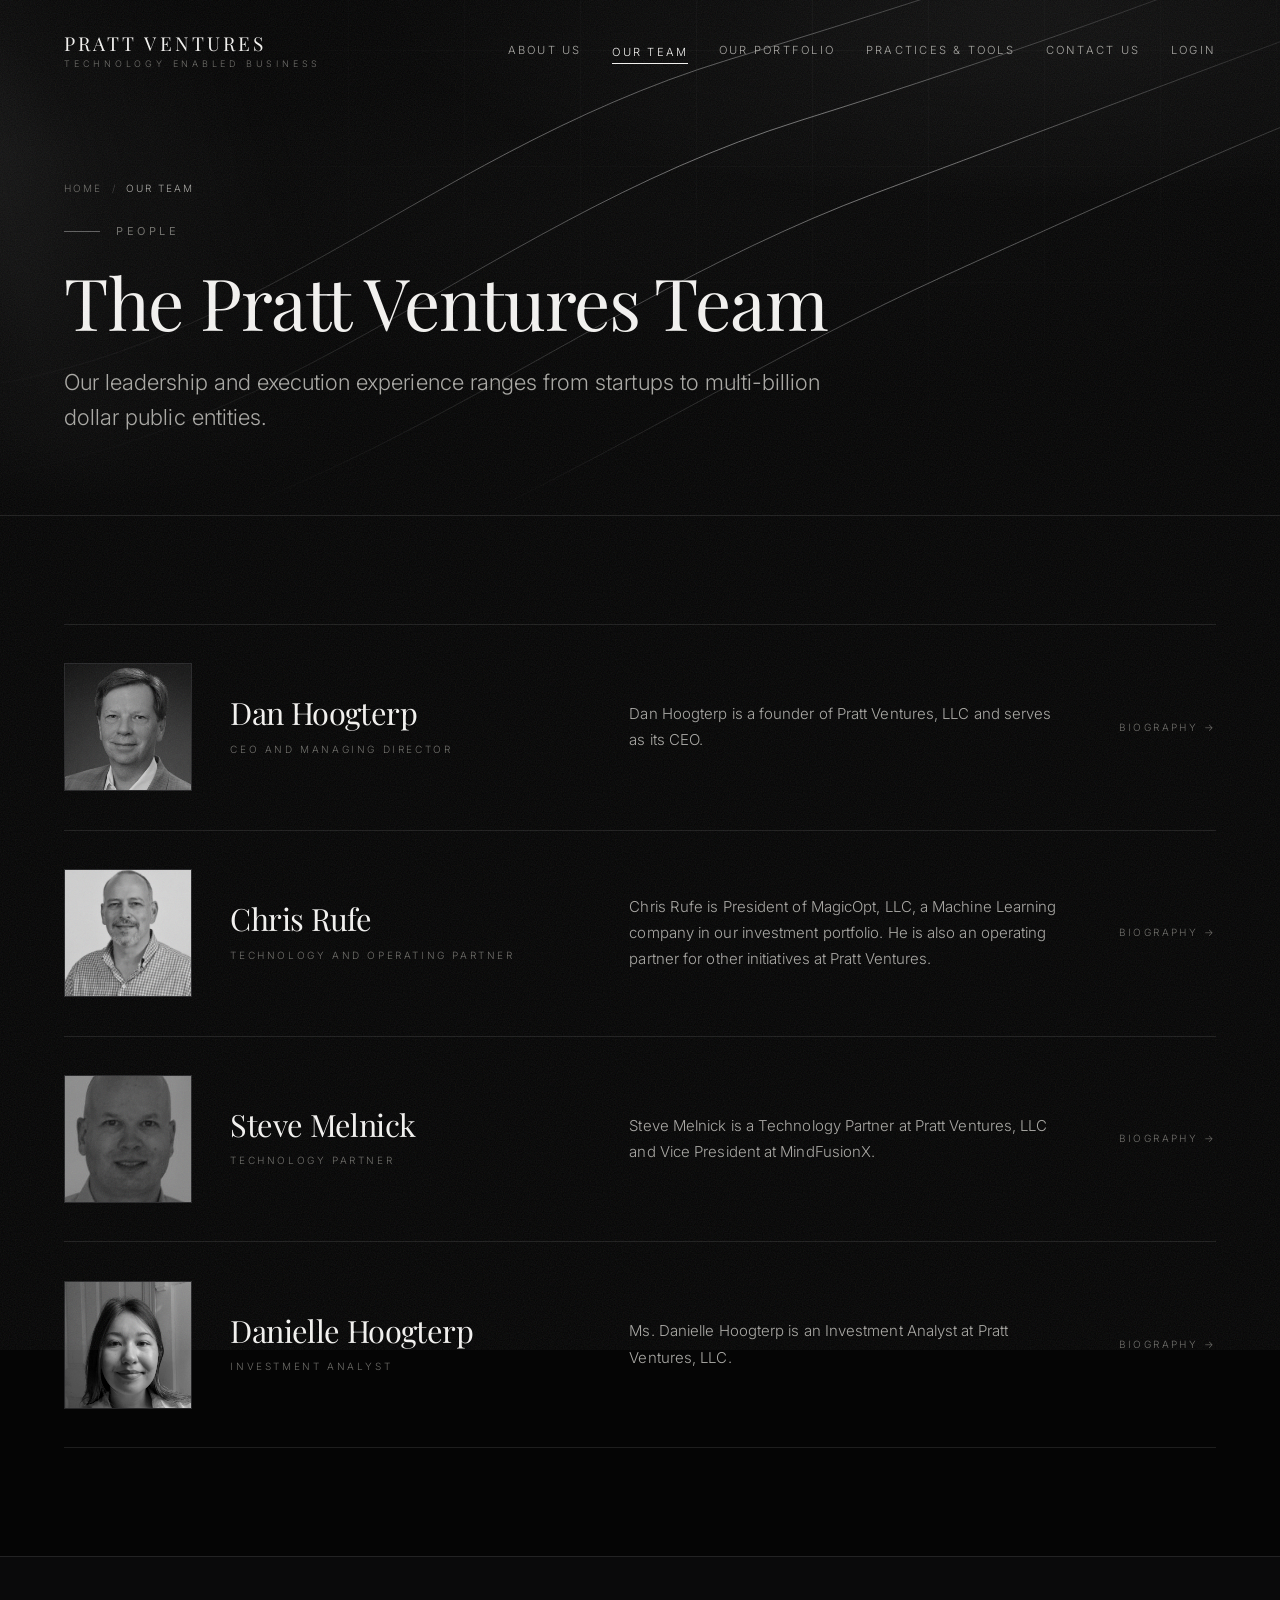
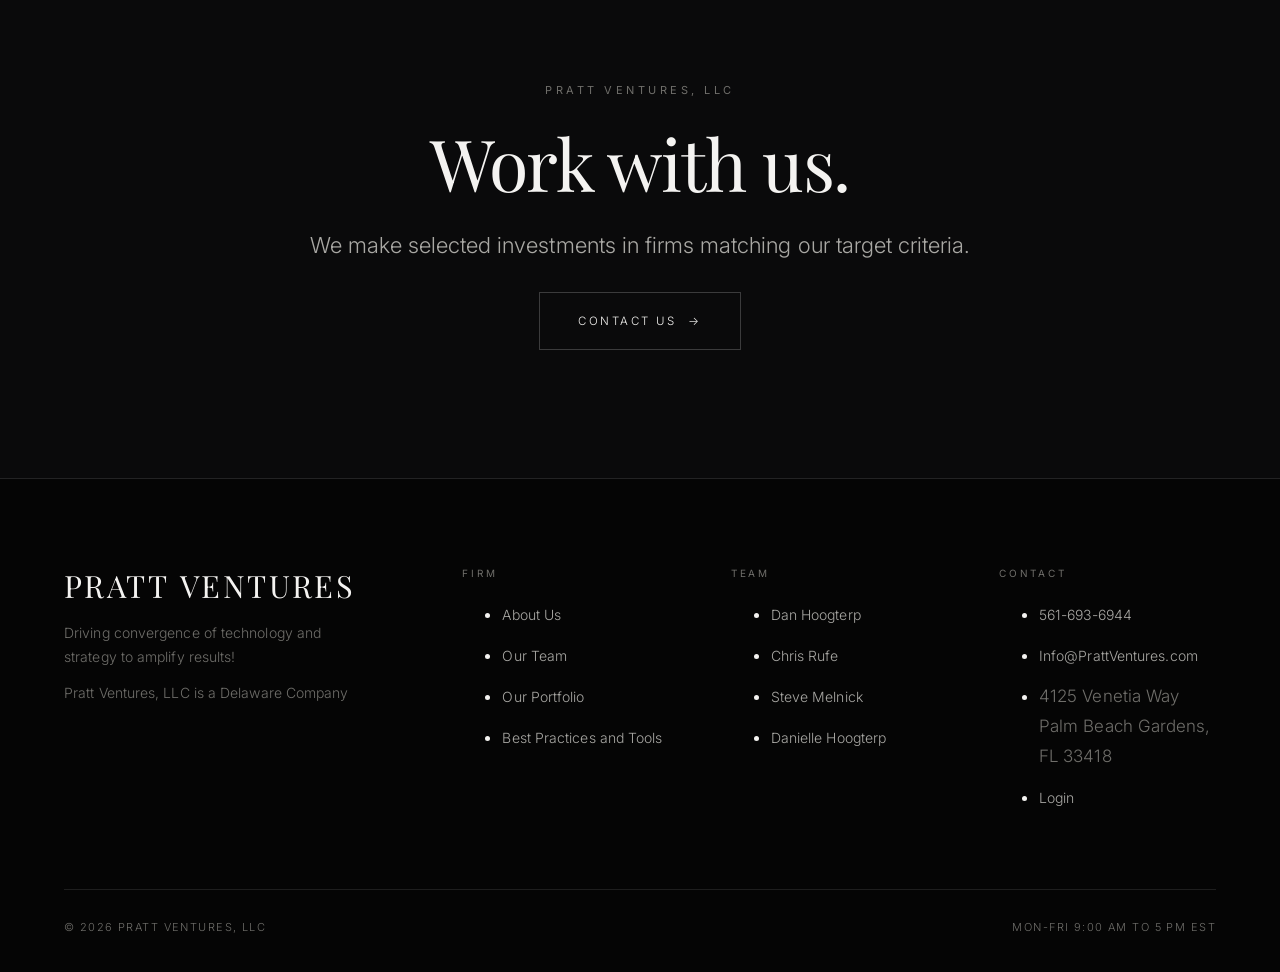
<file: our-team/index.html>
<!doctype html>
<html lang="en-US">
<head>
<meta charset="utf-8">
<meta name="viewport" content="width=device-width, initial-scale=1">
<title>The Pratt Ventures Team | Leadership &amp; Partners</title>
<meta name="description" content="Meet the Pratt Ventures team — Dan Hoogterp, CEO and Managing Director; Chris Rufe and Steve Melnick, Partners; Danielle Hoogterp, Investment Analyst.">
<link rel="canonical" href="https://pratt-ventures.github.io/pratt-ventures/our-team/">
<meta name="robots" content="noindex, nofollow">
<meta name="author" content="Pratt Ventures, LLC">
<meta name="theme-color" content="#050505">
<meta name="color-scheme" content="dark">
<meta property="og:type" content="website">
<meta property="og:site_name" content="Pratt Ventures, LLC">
<meta property="og:locale" content="en_US">
<meta property="og:title" content="The Pratt Ventures Team | Leadership &amp; Partners">
<meta property="og:description" content="Meet the Pratt Ventures team — Dan Hoogterp, CEO and Managing Director; Chris Rufe and Steve Melnick, Partners; Danielle Hoogterp, Investment Analyst.">
<meta property="og:url" content="https://pratt-ventures.github.io/pratt-ventures/our-team/">
<meta property="og:image" content="https://pratt-ventures.github.io/pratt-ventures/assets/img/og.png">
<meta property="og:image:alt" content="Pratt Ventures, LLC">
<meta name="twitter:card" content="summary_large_image">
<meta name="twitter:title" content="The Pratt Ventures Team | Leadership &amp; Partners">
<meta name="twitter:description" content="Meet the Pratt Ventures team — Dan Hoogterp, CEO and Managing Director; Chris Rufe and Steve Melnick, Partners; Danielle Hoogterp, Investment Analyst.">
<meta name="twitter:image" content="https://pratt-ventures.github.io/pratt-ventures/assets/img/og.png">
<meta name="twitter:site" content="@dan_hoog">
<link rel="icon" href="../assets/img/favicon.svg" type="image/svg+xml">
<link rel="icon" href="../assets/img/apple-touch-icon.png" sizes="180x180">
<link rel="apple-touch-icon" href="../assets/img/apple-touch-icon.png">
<link rel="manifest" href="../site.webmanifest">
<link rel="preconnect" href="https://fonts.googleapis.com">
<link rel="preconnect" href="https://fonts.gstatic.com" crossorigin>
<link rel="preload" as="style" href="https://fonts.googleapis.com/css2?family=Inter:wght@200;300;400;500&family=Playfair+Display:ital,wght@0,400;0,500;1,400&display=swap">
<link rel="stylesheet" href="https://fonts.googleapis.com/css2?family=Inter:wght@200;300;400;500&family=Playfair+Display:ital,wght@0,400;0,500;1,400&display=swap">
<link rel="stylesheet" href="../assets/css/site.css">
<link rel="sitemap" type="application/xml" href="../sitemap.xml">
<script type="application/ld+json">{"@context":"https://schema.org","@graph":[{"@type":"FinancialService","@id":"https://pratt-ventures.github.io/pratt-ventures/#organization","name":"Pratt Ventures, LLC","alternateName":"Pratt Ventures","url":"https://pratt-ventures.github.io/pratt-ventures/","logo":{"@type":"ImageObject","url":"https://pratt-ventures.github.io/pratt-ventures/assets/img/logo-512.png","width":512,"height":512},"image":"https://pratt-ventures.github.io/pratt-ventures/assets/img/og.png","slogan":"Driving convergence of technology and strategy to amplify results!","description":"Pratt Ventures, LLC accelerates business performance by driving rapid innovation and adaptation of technology, providing advisory, opportunity review and diligence services alongside selected investments.","telephone":"+1-561-693-6944","email":"info@prattventures.com","foundingDate":"2016-01","address":{"@type":"PostalAddress","streetAddress":"4125 Venetia Way","addressLocality":"Palm Beach Gardens","addressRegion":"FL","postalCode":"33418","addressCountry":"US"},"areaServed":"US","openingHoursSpecification":[{"@type":"OpeningHoursSpecification","dayOfWeek":["Monday","Tuesday","Wednesday","Thursday","Friday"],"opens":"09:00","closes":"17:00"}],"knowsAbout":["Venture capital","Private equity","Commercial real estate","Artificial intelligence","SaaS","Machine learning","Technology diligence","Information security"]},{"@type":"WebSite","@id":"https://pratt-ventures.github.io/pratt-ventures/#website","url":"https://pratt-ventures.github.io/pratt-ventures/","name":"Pratt Ventures, LLC","publisher":{"@id":"https://pratt-ventures.github.io/pratt-ventures/#organization"},"inLanguage":"en-US"},{"@type":"WebPage","@id":"https://pratt-ventures.github.io/pratt-ventures/our-team/#webpage","url":"https://pratt-ventures.github.io/pratt-ventures/our-team/","name":"The Pratt Ventures Team | Leadership & Partners","description":"Meet the Pratt Ventures team \u2014 Dan Hoogterp, CEO and Managing Director; Chris Rufe and Steve Melnick, Partners; Danielle Hoogterp, Investment Analyst.","isPartOf":{"@id":"https://pratt-ventures.github.io/pratt-ventures/#website"},"about":{"@id":"https://pratt-ventures.github.io/pratt-ventures/#organization"},"inLanguage":"en-US","primaryImageOfPage":"https://pratt-ventures.github.io/pratt-ventures/assets/img/og.png"},{"@type":"BreadcrumbList","itemListElement":[{"@type":"ListItem","position":1,"name":"Home","item":"https://pratt-ventures.github.io/pratt-ventures/"},{"@type":"ListItem","position":2,"name":"Our Team","item":"https://pratt-ventures.github.io/pratt-ventures/our-team/"}]},{"@type":"ItemList","name":"The Pratt Ventures Team","itemListElement":[{"@type":"ListItem","position":1,"url":"https://pratt-ventures.github.io/pratt-ventures/daniel-hoogterp/","name":"Dan Hoogterp"},{"@type":"ListItem","position":2,"url":"https://pratt-ventures.github.io/pratt-ventures/operating-partner-chris-rufe/","name":"Chris Rufe"},{"@type":"ListItem","position":3,"url":"https://pratt-ventures.github.io/pratt-ventures/technology-partner-stephen-melnick/","name":"Steve Melnick"},{"@type":"ListItem","position":4,"url":"https://pratt-ventures.github.io/pratt-ventures/investment-analyst-danielle-hoogterp/","name":"Danielle Hoogterp"}]}]}</script>
</head>
<body>
<a class="skip" href="#main">Skip to content</a>
<header class="hdr">
  <div class="hdr__in">
    <a class="brand" href="../" aria-label="Pratt Ventures, LLC — home">
      <span class="brand__name">Pratt Ventures</span>
      <span class="brand__sub">Technology Enabled Business</span>
    </a>
    <nav class="nav" aria-label="Primary"><a class="nav__l" href="../about-us/">About Us</a><div class="nav__has"><a class="nav__l" href="../our-team/" aria-current="page">Our Team</a><div class="nav__panel"><a href="../daniel-hoogterp/">Dan Hoogterp</a><a href="../operating-partner-chris-rufe/">Chris Rufe</a><a href="../technology-partner-stephen-melnick/">Steve Melnick</a><a href="../investment-analyst-danielle-hoogterp/">Danielle Hoogterp</a></div></div><a class="nav__l" href="../our-portfolio/">Our Portfolio</a><a class="nav__l" href="../we-recommend/">Practices &amp; Tools</a><a class="nav__l" href="../contact-us/">Contact Us</a><a class="nav__l" href="../login/">Login</a></nav>
    <button class="burger" type="button" aria-expanded="false" aria-controls="drawer" aria-label="Open menu"><span></span></button>
  </div>
</header>
<div class="drawer" id="drawer" aria-hidden="true">
  <nav aria-label="Mobile"><a href="../about-us/">About Us</a><a href="../our-team/">Our Team</a><a class="sub" href="../daniel-hoogterp/">Dan Hoogterp</a><a class="sub" href="../operating-partner-chris-rufe/">Chris Rufe</a><a class="sub" href="../technology-partner-stephen-melnick/">Steve Melnick</a><a class="sub" href="../investment-analyst-danielle-hoogterp/">Danielle Hoogterp</a><a href="../our-portfolio/">Our Portfolio</a><a href="../we-recommend/">Practices &amp; Tools</a><a href="../contact-us/">Contact Us</a><a href="../login/">Login</a></nav>
</div>
<main id="main">
<section class="phead">
  <div class="lume" aria-hidden="true">
    <div class="lume__sheen"></div>
    <svg class="lume__lines" viewBox="0 0 1440 900" preserveAspectRatio="xMidYMid slice" focusable="false">
      <defs>
        <linearGradient id="pvSweep" x1="0" y1="1" x2="1" y2="0">
          <stop offset="0%" stop-color="#fff" stop-opacity="0"/>
          <stop offset="38%" stop-color="#fff" stop-opacity=".42"/>
          <stop offset="62%" stop-color="#fff" stop-opacity=".62"/>
          <stop offset="100%" stop-color="#fff" stop-opacity="0"/>
        </linearGradient>
      </defs>
      <path d="M-120 705 C 300 690, 520 415, 900 296 S 1400 118, 1620 44"/>
      <path d="M-120 812 C 344 796, 604 520, 984 378 S 1466 196, 1660 128"/>
      <path d="M-120 604 C 258 592, 458 338, 818 228 S 1338 58, 1560 -18"/>
      <path d="M-120 916 C 380 900, 690 640, 1064 470 S 1520 268, 1700 208"/>
    </svg>
    <div class="lume__fade"></div>
  </div>
  <div class="wrap phead__in">
    <nav aria-label="Breadcrumb"><ol class="crumbs"><li><a href="../">Home</a></li><li><span aria-current="page">Our Team</span></li></ol></nav>
    <p class="eyebrow mt-m">People</p>
    <h1 class="d2 phead__ttl">The Pratt Ventures Team</h1>
    <p class="lede phead__lede">Our leadership and execution experience ranges from startups to multi-billion dollar public entities.</p>
  </div>
</section>

<section class="section">
  <div class="wrap"><div class="roster"><a class="roster__row rv rv-d0" href="../daniel-hoogterp/">
      <span class="roster__fig">
        <img src="../assets/img/dan-hoogterp.jpg" alt="Dan Hoogterp, CEO and Managing Director of Pratt Ventures, LLC" width="360" height="360" loading="lazy" decoding="async">
      </span>
      <span class="roster__id">
        <span class="roster__name">Dan Hoogterp</span>
        <span class="roster__role">CEO and Managing Director</span>
      </span>
      <span class="roster__note">Dan Hoogterp is a founder of Pratt Ventures, LLC and serves as its CEO.</span>
      <span class="roster__go">Biography <span class="arw" aria-hidden="true">&rarr;</span></span>
    </a><a class="roster__row rv rv-d1" href="../operating-partner-chris-rufe/">
      <span class="roster__fig">
        <img src="../assets/img/chris-rufe.jpg" alt="Chris Rufe, Operating and Technology Partner at Pratt Ventures, LLC" width="360" height="360" loading="lazy" decoding="async">
      </span>
      <span class="roster__id">
        <span class="roster__name">Chris Rufe</span>
        <span class="roster__role">Technology and Operating Partner</span>
      </span>
      <span class="roster__note">Chris Rufe is President of MagicOpt, LLC, a Machine Learning company in our investment portfolio. He is also an operating partner for other initiatives at Pratt Ventures.</span>
      <span class="roster__go">Biography <span class="arw" aria-hidden="true">&rarr;</span></span>
    </a><a class="roster__row rv rv-d2" href="../technology-partner-stephen-melnick/">
      <span class="roster__fig">
        <img src="../assets/img/steve-melnick.png" alt="Steve Melnick, Technology Partner at Pratt Ventures, LLC" width="360" height="360" loading="lazy" decoding="async">
      </span>
      <span class="roster__id">
        <span class="roster__name">Steve Melnick</span>
        <span class="roster__role">Technology Partner</span>
      </span>
      <span class="roster__note">Steve Melnick is a Technology Partner at Pratt Ventures, LLC and Vice President at MindFusionX.</span>
      <span class="roster__go">Biography <span class="arw" aria-hidden="true">&rarr;</span></span>
    </a><a class="roster__row rv rv-d3" href="../investment-analyst-danielle-hoogterp/">
      <span class="roster__fig">
        <img src="../assets/img/danielle-hoogterp.jpg" alt="Danielle Hoogterp, Investment Analyst at Pratt Ventures, LLC" width="360" height="360" loading="lazy" decoding="async">
      </span>
      <span class="roster__id">
        <span class="roster__name">Danielle Hoogterp</span>
        <span class="roster__role">Investment Analyst</span>
      </span>
      <span class="roster__note">Ms. Danielle Hoogterp is an Investment Analyst at Pratt Ventures, LLC.</span>
      <span class="roster__go">Biography <span class="arw" aria-hidden="true">&rarr;</span></span>
    </a></div></div>
</section>

<section class="band">
  <div class="wrap band__in">
    <p class="eyebrow eyebrow--plain rv">Pratt Ventures, LLC</p>
    <h2 class="d2 band__ttl rv rv-d1">Work with us.</h2>
    <p class="lede rv rv-d2" style="max-width:52ch">We make selected investments in firms matching our target criteria.</p>
    <p class="rv rv-d3"><a class="btn" href="../contact-us/">Contact us <span class="arw">&rarr;</span></a></p>
  </div>
</section>
</main><footer class="ftr">
  <div class="wrap">
    <div class="ftr__grid">
      <div>
        <p class="ftr__mark">Pratt&nbsp;Ventures</p>
        <p class="ftr__tag">Driving convergence of technology and strategy to amplify results!</p>
        <p class="ftr__tag" style="margin-top:.8rem">Pratt Ventures, LLC is a Delaware Company</p>
      </div>
      <div>
        <h2>Firm</h2>
        <ul>
          <li><a href="../about-us/">About Us</a></li>
          <li><a href="../our-team/">Our Team</a></li>
          <li><a href="../our-portfolio/">Our Portfolio</a></li>
          <li><a href="../we-recommend/">Best Practices and Tools</a></li>
        </ul>
      </div>
      <div>
        <h2>Team</h2>
        <ul><li><a href="../daniel-hoogterp/">Dan Hoogterp</a></li><li><a href="../operating-partner-chris-rufe/">Chris Rufe</a></li><li><a href="../technology-partner-stephen-melnick/">Steve Melnick</a></li><li><a href="../investment-analyst-danielle-hoogterp/">Danielle Hoogterp</a></li></ul>
      </div>
      <div>
        <h2>Contact</h2>
        <ul>
          <li><a href="tel:+1-561-693-6944">561-693-6944</a></li>
          <li><a href="mailto:info@prattventures.com">Info@PrattVentures.com</a></li>
          <li><span class="muted">4125 Venetia Way<br>Palm Beach Gardens, FL 33418</span></li>
          <li><a href="../login/">Login</a></li>
        </ul>
      </div>
    </div>
    <div class="ftr__base">
      <span>&copy; <span data-year>2026</span> Pratt Ventures, LLC</span>
      <span>Mon-Fri 9:00 AM to 5 PM EST</span>
    </div>
  </div>
</footer>
<script src="../assets/js/site.js" defer></script>
</body>
</html>
</file>
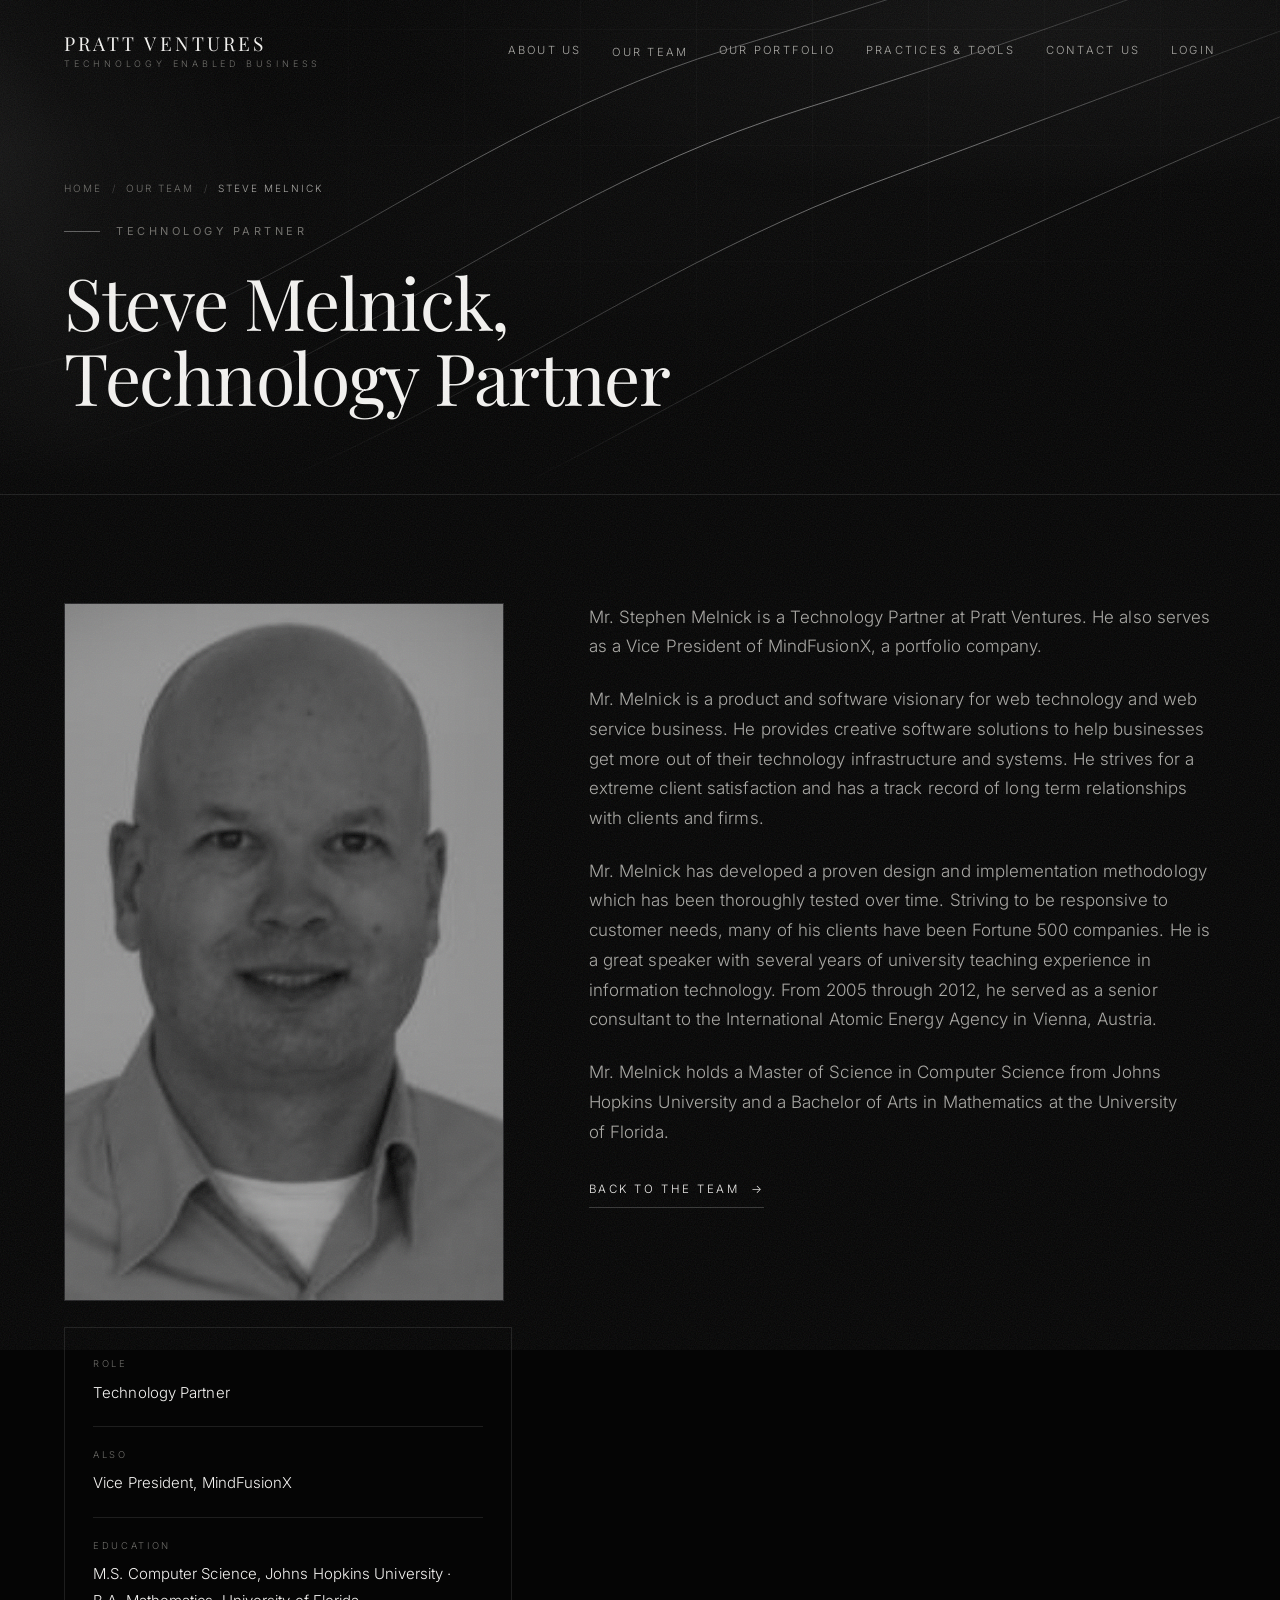
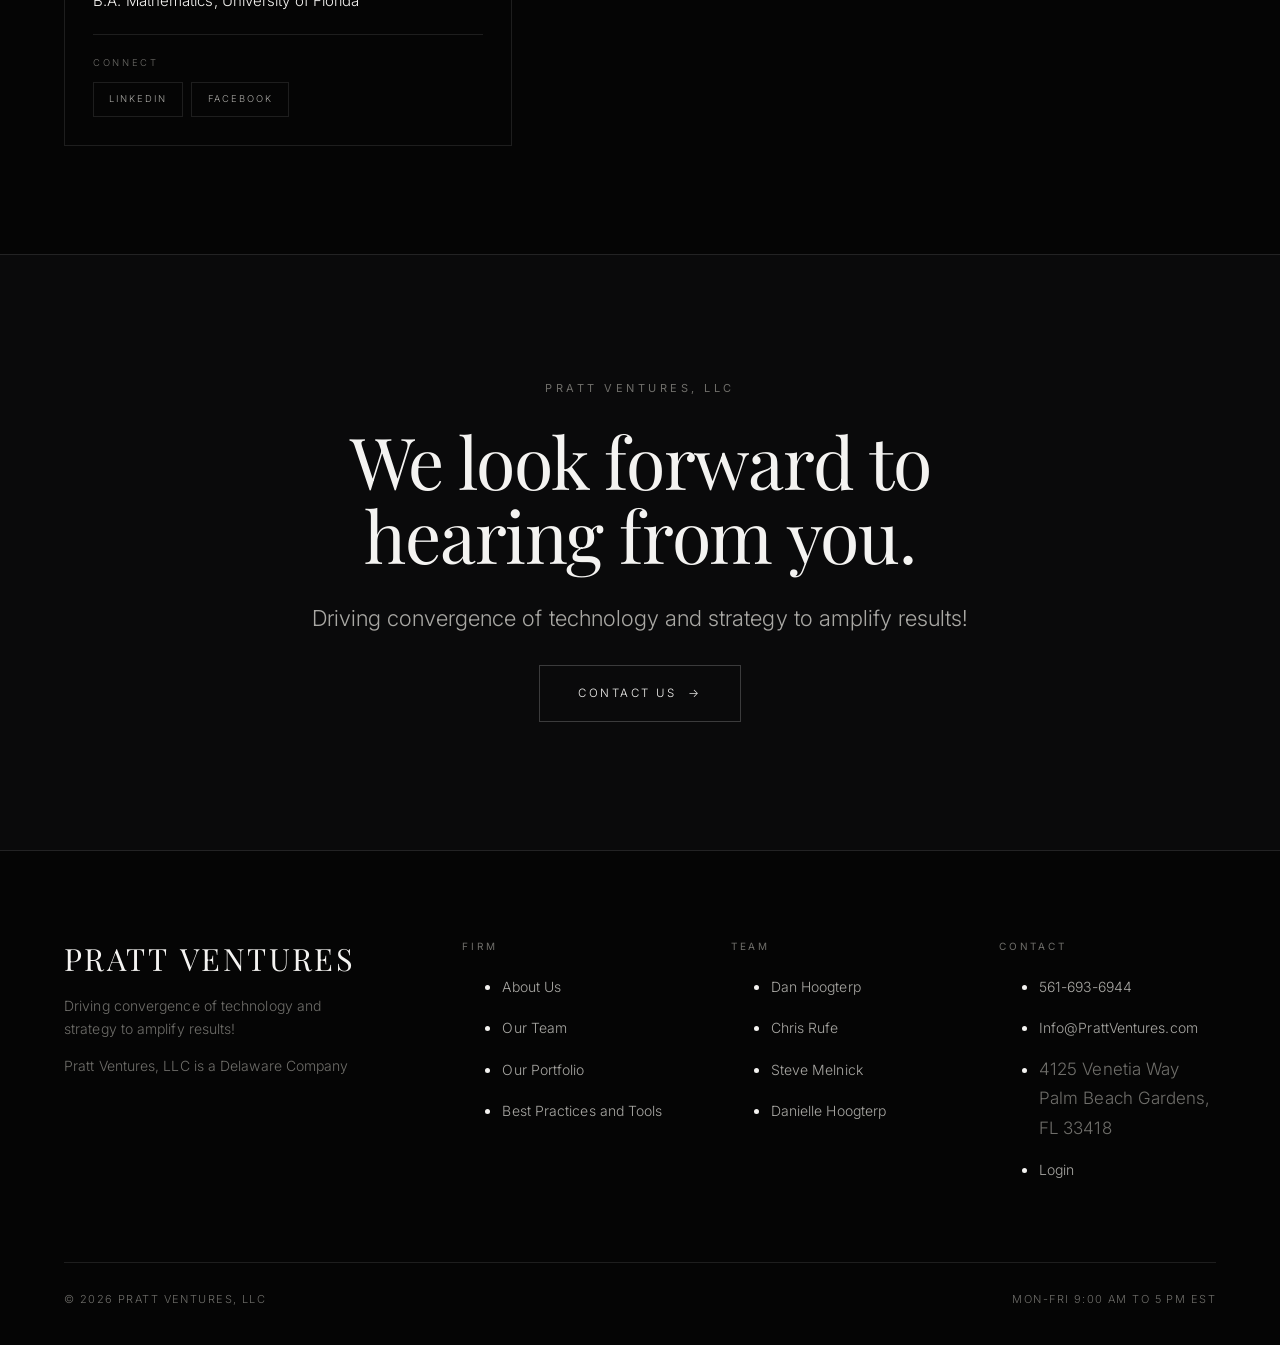
<file: technology-partner-stephen-melnick/index.html>
<!doctype html>
<html lang="en-US">
<head>
<meta charset="utf-8">
<meta name="viewport" content="width=device-width, initial-scale=1">
<title>Steve Melnick, Technology Partner | Pratt Ventures, LLC</title>
<meta name="description" content="Stephen Melnick is a Technology Partner at Pratt Ventures and Vice President of MindFusionX — a product and software visionary for web technology.">
<link rel="canonical" href="https://pratt-ventures.github.io/pratt-ventures/technology-partner-stephen-melnick/">
<meta name="robots" content="noindex, nofollow">
<meta name="author" content="Pratt Ventures, LLC">
<meta name="theme-color" content="#050505">
<meta name="color-scheme" content="dark">
<meta property="og:type" content="profile">
<meta property="og:site_name" content="Pratt Ventures, LLC">
<meta property="og:locale" content="en_US">
<meta property="og:title" content="Steve Melnick, Technology Partner | Pratt Ventures, LLC">
<meta property="og:description" content="Stephen Melnick is a Technology Partner at Pratt Ventures and Vice President of MindFusionX — a product and software visionary for web technology.">
<meta property="og:url" content="https://pratt-ventures.github.io/pratt-ventures/technology-partner-stephen-melnick/">
<meta property="og:image" content="https://pratt-ventures.github.io/pratt-ventures/assets/img/steve-melnick.png">
<meta property="og:image:alt" content="Steve Melnick, Technology Partner at Pratt Ventures, LLC">
<meta name="twitter:card" content="summary_large_image">
<meta name="twitter:title" content="Steve Melnick, Technology Partner | Pratt Ventures, LLC">
<meta name="twitter:description" content="Stephen Melnick is a Technology Partner at Pratt Ventures and Vice President of MindFusionX — a product and software visionary for web technology.">
<meta name="twitter:image" content="https://pratt-ventures.github.io/pratt-ventures/assets/img/steve-melnick.png">
<meta name="twitter:site" content="@dan_hoog">
<link rel="icon" href="../assets/img/favicon.svg" type="image/svg+xml">
<link rel="icon" href="../assets/img/apple-touch-icon.png" sizes="180x180">
<link rel="apple-touch-icon" href="../assets/img/apple-touch-icon.png">
<link rel="manifest" href="../site.webmanifest">
<link rel="preconnect" href="https://fonts.googleapis.com">
<link rel="preconnect" href="https://fonts.gstatic.com" crossorigin>
<link rel="preload" as="style" href="https://fonts.googleapis.com/css2?family=Inter:wght@200;300;400;500&family=Playfair+Display:ital,wght@0,400;0,500;1,400&display=swap">
<link rel="stylesheet" href="https://fonts.googleapis.com/css2?family=Inter:wght@200;300;400;500&family=Playfair+Display:ital,wght@0,400;0,500;1,400&display=swap">
<link rel="stylesheet" href="../assets/css/site.css">
<link rel="sitemap" type="application/xml" href="../sitemap.xml">
<script type="application/ld+json">{"@context":"https://schema.org","@graph":[{"@type":"FinancialService","@id":"https://pratt-ventures.github.io/pratt-ventures/#organization","name":"Pratt Ventures, LLC","alternateName":"Pratt Ventures","url":"https://pratt-ventures.github.io/pratt-ventures/","logo":{"@type":"ImageObject","url":"https://pratt-ventures.github.io/pratt-ventures/assets/img/logo-512.png","width":512,"height":512},"image":"https://pratt-ventures.github.io/pratt-ventures/assets/img/og.png","slogan":"Driving convergence of technology and strategy to amplify results!","description":"Pratt Ventures, LLC accelerates business performance by driving rapid innovation and adaptation of technology, providing advisory, opportunity review and diligence services alongside selected investments.","telephone":"+1-561-693-6944","email":"info@prattventures.com","foundingDate":"2016-01","address":{"@type":"PostalAddress","streetAddress":"4125 Venetia Way","addressLocality":"Palm Beach Gardens","addressRegion":"FL","postalCode":"33418","addressCountry":"US"},"areaServed":"US","openingHoursSpecification":[{"@type":"OpeningHoursSpecification","dayOfWeek":["Monday","Tuesday","Wednesday","Thursday","Friday"],"opens":"09:00","closes":"17:00"}],"knowsAbout":["Venture capital","Private equity","Commercial real estate","Artificial intelligence","SaaS","Machine learning","Technology diligence","Information security"]},{"@type":"WebSite","@id":"https://pratt-ventures.github.io/pratt-ventures/#website","url":"https://pratt-ventures.github.io/pratt-ventures/","name":"Pratt Ventures, LLC","publisher":{"@id":"https://pratt-ventures.github.io/pratt-ventures/#organization"},"inLanguage":"en-US"},{"@type":"ProfilePage","@id":"https://pratt-ventures.github.io/pratt-ventures/technology-partner-stephen-melnick/#webpage","url":"https://pratt-ventures.github.io/pratt-ventures/technology-partner-stephen-melnick/","name":"Steve Melnick, Technology Partner | Pratt Ventures, LLC","description":"Stephen Melnick is a Technology Partner at Pratt Ventures and Vice President of MindFusionX \u2014 a product and software visionary for web technology.","isPartOf":{"@id":"https://pratt-ventures.github.io/pratt-ventures/#website"},"about":{"@id":"https://pratt-ventures.github.io/pratt-ventures/#organization"},"inLanguage":"en-US","primaryImageOfPage":"https://pratt-ventures.github.io/pratt-ventures/assets/img/steve-melnick.png"},{"@type":"BreadcrumbList","itemListElement":[{"@type":"ListItem","position":1,"name":"Home","item":"https://pratt-ventures.github.io/pratt-ventures/"},{"@type":"ListItem","position":2,"name":"Our Team","item":"https://pratt-ventures.github.io/pratt-ventures/our-team/"},{"@type":"ListItem","position":3,"name":"Steve Melnick","item":"https://pratt-ventures.github.io/pratt-ventures/technology-partner-stephen-melnick/"}]},{"@type":"Person","@id":"https://pratt-ventures.github.io/pratt-ventures/technology-partner-stephen-melnick/#person","name":"Steve Melnick","url":"https://pratt-ventures.github.io/pratt-ventures/technology-partner-stephen-melnick/","image":"https://pratt-ventures.github.io/pratt-ventures/assets/img/steve-melnick.png","jobTitle":"Technology Partner","description":"Stephen Melnick is a Technology Partner at Pratt Ventures and Vice President of MindFusionX \u2014 a product and software visionary for web technology.","worksFor":{"@id":"https://pratt-ventures.github.io/pratt-ventures/#organization"},"sameAs":["https://www.linkedin.com/in/stephen-melnick-21266a34","https://www.facebook.com/smmelnick"]}]}</script>
</head>
<body>
<a class="skip" href="#main">Skip to content</a>
<header class="hdr">
  <div class="hdr__in">
    <a class="brand" href="../" aria-label="Pratt Ventures, LLC — home">
      <span class="brand__name">Pratt Ventures</span>
      <span class="brand__sub">Technology Enabled Business</span>
    </a>
    <nav class="nav" aria-label="Primary"><a class="nav__l" href="../about-us/">About Us</a><div class="nav__has"><a class="nav__l" href="../our-team/">Our Team</a><div class="nav__panel"><a href="../daniel-hoogterp/">Dan Hoogterp</a><a href="../operating-partner-chris-rufe/">Chris Rufe</a><a href="../technology-partner-stephen-melnick/" aria-current="page">Steve Melnick</a><a href="../investment-analyst-danielle-hoogterp/">Danielle Hoogterp</a></div></div><a class="nav__l" href="../our-portfolio/">Our Portfolio</a><a class="nav__l" href="../we-recommend/">Practices &amp; Tools</a><a class="nav__l" href="../contact-us/">Contact Us</a><a class="nav__l" href="../login/">Login</a></nav>
    <button class="burger" type="button" aria-expanded="false" aria-controls="drawer" aria-label="Open menu"><span></span></button>
  </div>
</header>
<div class="drawer" id="drawer" aria-hidden="true">
  <nav aria-label="Mobile"><a href="../about-us/">About Us</a><a href="../our-team/">Our Team</a><a class="sub" href="../daniel-hoogterp/">Dan Hoogterp</a><a class="sub" href="../operating-partner-chris-rufe/">Chris Rufe</a><a class="sub" href="../technology-partner-stephen-melnick/">Steve Melnick</a><a class="sub" href="../investment-analyst-danielle-hoogterp/">Danielle Hoogterp</a><a href="../our-portfolio/">Our Portfolio</a><a href="../we-recommend/">Practices &amp; Tools</a><a href="../contact-us/">Contact Us</a><a href="../login/">Login</a></nav>
</div>
<main id="main">
<section class="phead">
  <div class="lume" aria-hidden="true">
    <div class="lume__sheen"></div>
    <svg class="lume__lines" viewBox="0 0 1440 900" preserveAspectRatio="xMidYMid slice" focusable="false">
      <defs>
        <linearGradient id="pvSweep" x1="0" y1="1" x2="1" y2="0">
          <stop offset="0%" stop-color="#fff" stop-opacity="0"/>
          <stop offset="38%" stop-color="#fff" stop-opacity=".42"/>
          <stop offset="62%" stop-color="#fff" stop-opacity=".62"/>
          <stop offset="100%" stop-color="#fff" stop-opacity="0"/>
        </linearGradient>
      </defs>
      <path d="M-120 705 C 300 690, 520 415, 900 296 S 1400 118, 1620 44"/>
      <path d="M-120 812 C 344 796, 604 520, 984 378 S 1466 196, 1660 128"/>
      <path d="M-120 604 C 258 592, 458 338, 818 228 S 1338 58, 1560 -18"/>
      <path d="M-120 916 C 380 900, 690 640, 1064 470 S 1520 268, 1700 208"/>
    </svg>
    <div class="lume__fade"></div>
  </div>
  <div class="wrap phead__in">
    <nav aria-label="Breadcrumb"><ol class="crumbs"><li><a href="../">Home</a></li><li><a href="../our-team/">Our Team</a></li><li><span aria-current="page">Steve Melnick</span></li></ol></nav>
    <p class="eyebrow mt-m">Technology Partner</p>
    <h1 class="d2 phead__ttl">Steve Melnick, Technology Partner</h1>
  </div>
</section>

<section class="section">
  <div class="wrap bio">
    <div class="rv">
      <figure class="bio__fig">
        <img src="../assets/img/steve-melnick.png" alt="Steve Melnick, Technology Partner at Pratt Ventures, LLC" width="900" height="1100" loading="eager" decoding="async">
      </figure>
      <dl class="bio__card"><div><dt>Role</dt><dd>Technology Partner</dd></div><div><dt>Also</dt><dd>Vice President, MindFusionX</dd></div><div><dt>Education</dt><dd>M.S. Computer Science, Johns Hopkins University · B.A. Mathematics, University of Florida</dd></div>
        <div><dt>Connect</dt><dd><span class="social"><a href="https://www.linkedin.com/in/stephen-melnick-21266a34" rel="noopener me" target="_blank">LinkedIn</a><a href="https://www.facebook.com/smmelnick" rel="noopener me" target="_blank">Facebook</a></span></dd></div>
      </dl>
    </div>
    <div class="body rv rv-d1">
      <p>Mr. Stephen Melnick is a Technology Partner at Pratt Ventures. He also serves as a Vice President of MindFusionX, a portfolio company.</p><p>Mr. Melnick is a product and software visionary for web technology and web service business. He provides creative software solutions to help businesses get more out of their technology infrastructure and systems. He strives for a extreme client satisfaction and has a track record of long term relationships with clients and firms.</p><p>Mr. Melnick has developed a proven design and implementation methodology which has been thoroughly tested over time. Striving to be responsive to customer needs, many of his clients have been Fortune 500 companies. He is a great speaker with several years of university teaching experience in information technology. From 2005 through 2012, he served as a senior consultant to the International Atomic Energy Agency in Vienna, Austria.</p><p>Mr. Melnick holds a Master of Science in Computer Science from Johns Hopkins University and a Bachelor of Arts in Mathematics at the University of Florida.</p>
      <p class="mt-l"><a class="link" href="../our-team/">Back to the team <span class="arw">&rarr;</span></a></p>
    </div>
  </div>
</section>

<section class="band">
  <div class="wrap band__in">
    <p class="eyebrow eyebrow--plain rv">Pratt Ventures, LLC</p>
    <h2 class="d2 band__ttl rv rv-d1">We look forward to hearing from you.</h2>
    <p class="lede rv rv-d2" style="max-width:52ch">Driving convergence of technology and strategy to amplify results!</p>
    <p class="rv rv-d3"><a class="btn" href="../contact-us/">Contact us <span class="arw">&rarr;</span></a></p>
  </div>
</section>
</main><footer class="ftr">
  <div class="wrap">
    <div class="ftr__grid">
      <div>
        <p class="ftr__mark">Pratt&nbsp;Ventures</p>
        <p class="ftr__tag">Driving convergence of technology and strategy to amplify results!</p>
        <p class="ftr__tag" style="margin-top:.8rem">Pratt Ventures, LLC is a Delaware Company</p>
      </div>
      <div>
        <h2>Firm</h2>
        <ul>
          <li><a href="../about-us/">About Us</a></li>
          <li><a href="../our-team/">Our Team</a></li>
          <li><a href="../our-portfolio/">Our Portfolio</a></li>
          <li><a href="../we-recommend/">Best Practices and Tools</a></li>
        </ul>
      </div>
      <div>
        <h2>Team</h2>
        <ul><li><a href="../daniel-hoogterp/">Dan Hoogterp</a></li><li><a href="../operating-partner-chris-rufe/">Chris Rufe</a></li><li><a href="../technology-partner-stephen-melnick/">Steve Melnick</a></li><li><a href="../investment-analyst-danielle-hoogterp/">Danielle Hoogterp</a></li></ul>
      </div>
      <div>
        <h2>Contact</h2>
        <ul>
          <li><a href="tel:+1-561-693-6944">561-693-6944</a></li>
          <li><a href="mailto:info@prattventures.com">Info@PrattVentures.com</a></li>
          <li><span class="muted">4125 Venetia Way<br>Palm Beach Gardens, FL 33418</span></li>
          <li><a href="../login/">Login</a></li>
        </ul>
      </div>
    </div>
    <div class="ftr__base">
      <span>&copy; <span data-year>2026</span> Pratt Ventures, LLC</span>
      <span>Mon-Fri 9:00 AM to 5 PM EST</span>
    </div>
  </div>
</footer>
<script src="../assets/js/site.js" defer></script>
</body>
</html>
</file>
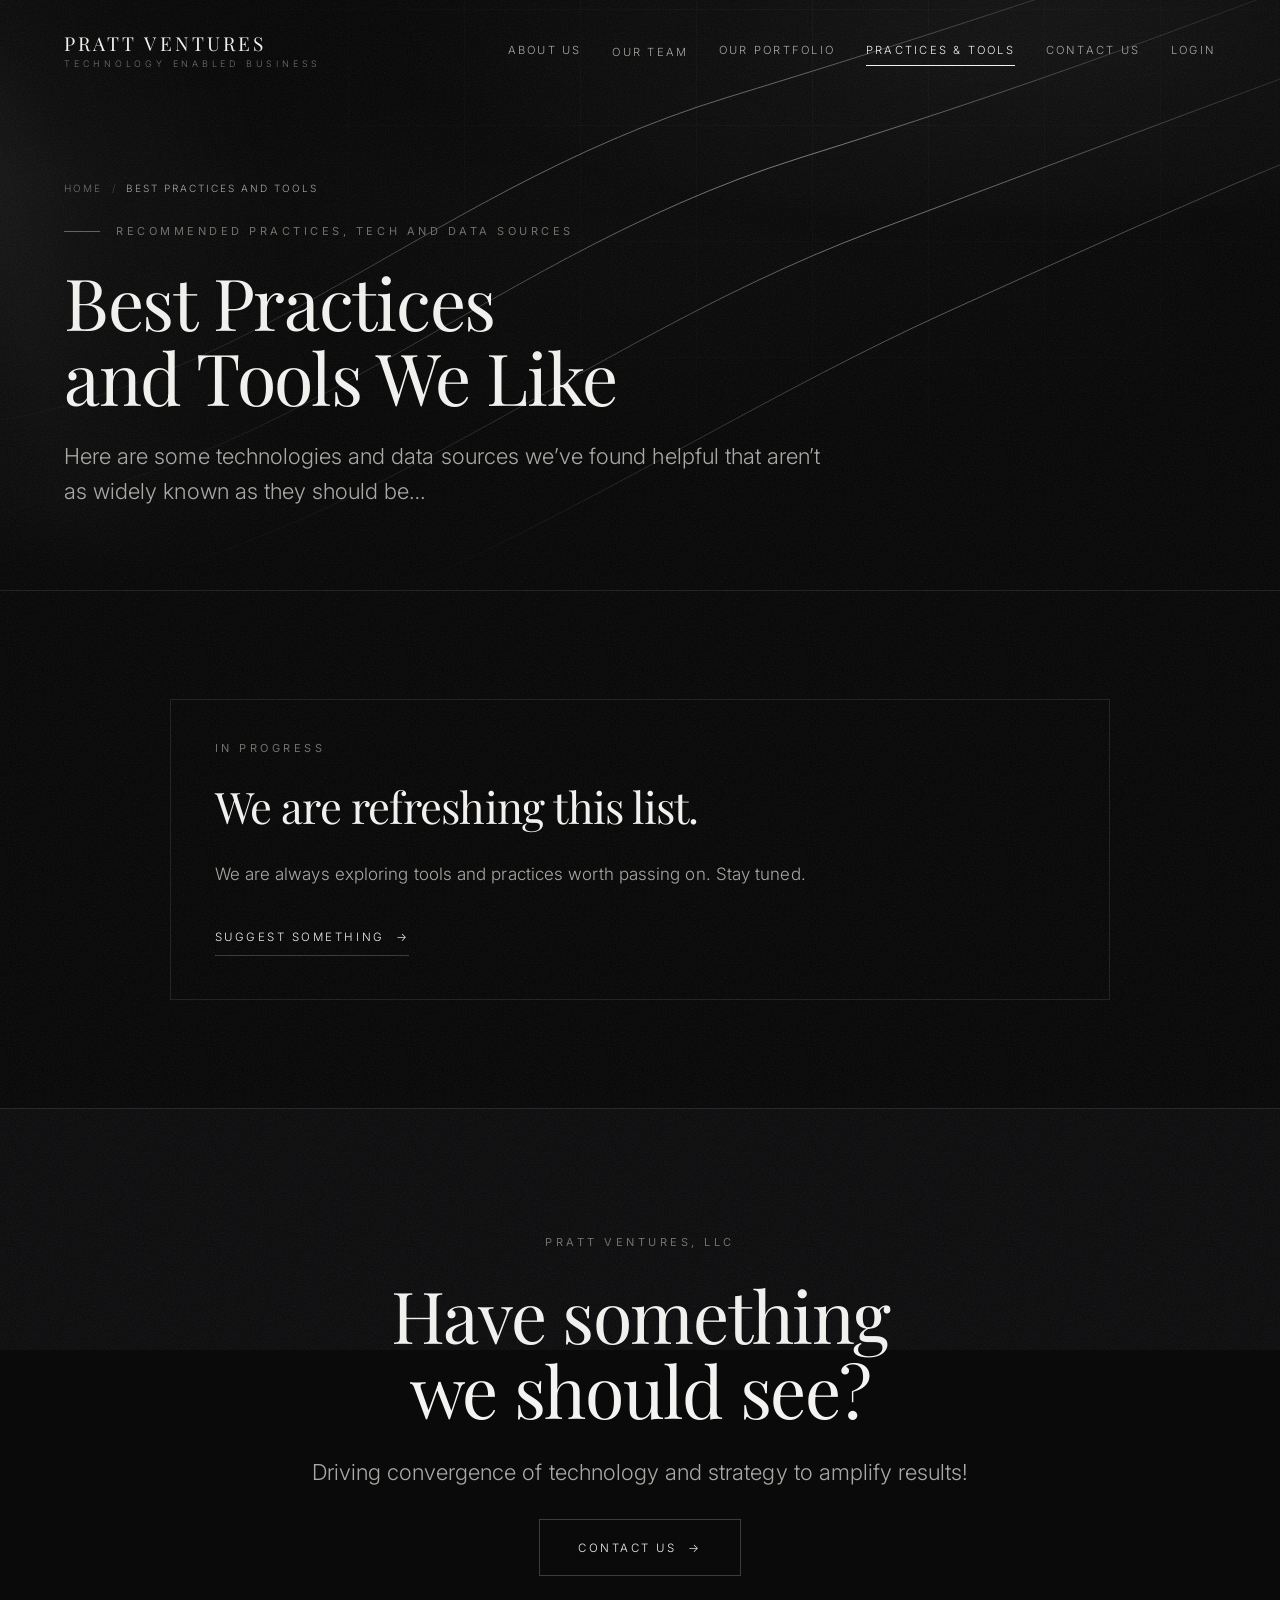
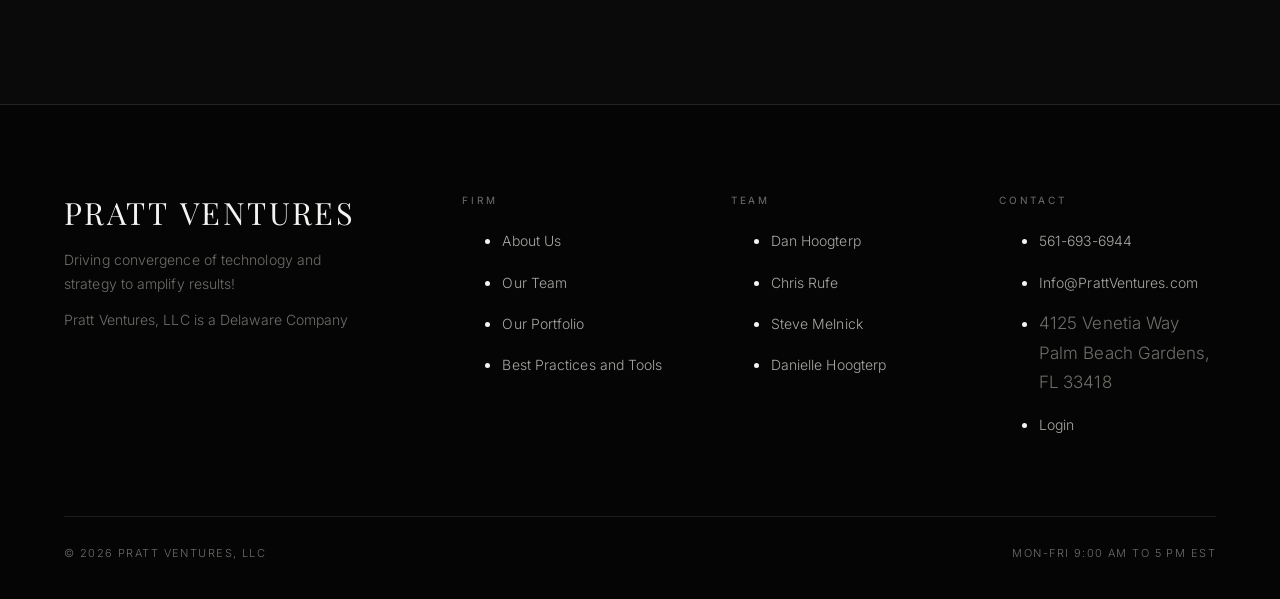
<file: we-recommend/index.html>
<!doctype html>
<html lang="en-US">
<head>
<meta charset="utf-8">
<meta name="viewport" content="width=device-width, initial-scale=1">
<title>Best Practices and Tools We Like | Pratt Ventures</title>
<meta name="description" content="Best practices, technologies and data sources Pratt Ventures has found helpful that aren’t as widely known as they should be.">
<link rel="canonical" href="https://pratt-ventures.github.io/pratt-ventures/we-recommend/">
<meta name="robots" content="noindex, nofollow">
<meta name="author" content="Pratt Ventures, LLC">
<meta name="theme-color" content="#050505">
<meta name="color-scheme" content="dark">
<meta property="og:type" content="website">
<meta property="og:site_name" content="Pratt Ventures, LLC">
<meta property="og:locale" content="en_US">
<meta property="og:title" content="Best Practices and Tools We Like | Pratt Ventures">
<meta property="og:description" content="Best practices, technologies and data sources Pratt Ventures has found helpful that aren’t as widely known as they should be.">
<meta property="og:url" content="https://pratt-ventures.github.io/pratt-ventures/we-recommend/">
<meta property="og:image" content="https://pratt-ventures.github.io/pratt-ventures/assets/img/og.png">
<meta property="og:image:alt" content="Pratt Ventures, LLC">
<meta name="twitter:card" content="summary_large_image">
<meta name="twitter:title" content="Best Practices and Tools We Like | Pratt Ventures">
<meta name="twitter:description" content="Best practices, technologies and data sources Pratt Ventures has found helpful that aren’t as widely known as they should be.">
<meta name="twitter:image" content="https://pratt-ventures.github.io/pratt-ventures/assets/img/og.png">
<meta name="twitter:site" content="@dan_hoog">
<link rel="icon" href="../assets/img/favicon.svg" type="image/svg+xml">
<link rel="icon" href="../assets/img/apple-touch-icon.png" sizes="180x180">
<link rel="apple-touch-icon" href="../assets/img/apple-touch-icon.png">
<link rel="manifest" href="../site.webmanifest">
<link rel="preconnect" href="https://fonts.googleapis.com">
<link rel="preconnect" href="https://fonts.gstatic.com" crossorigin>
<link rel="preload" as="style" href="https://fonts.googleapis.com/css2?family=Inter:wght@200;300;400;500&family=Playfair+Display:ital,wght@0,400;0,500;1,400&display=swap">
<link rel="stylesheet" href="https://fonts.googleapis.com/css2?family=Inter:wght@200;300;400;500&family=Playfair+Display:ital,wght@0,400;0,500;1,400&display=swap">
<link rel="stylesheet" href="../assets/css/site.css">
<link rel="sitemap" type="application/xml" href="../sitemap.xml">
<script type="application/ld+json">{"@context":"https://schema.org","@graph":[{"@type":"FinancialService","@id":"https://pratt-ventures.github.io/pratt-ventures/#organization","name":"Pratt Ventures, LLC","alternateName":"Pratt Ventures","url":"https://pratt-ventures.github.io/pratt-ventures/","logo":{"@type":"ImageObject","url":"https://pratt-ventures.github.io/pratt-ventures/assets/img/logo-512.png","width":512,"height":512},"image":"https://pratt-ventures.github.io/pratt-ventures/assets/img/og.png","slogan":"Driving convergence of technology and strategy to amplify results!","description":"Pratt Ventures, LLC accelerates business performance by driving rapid innovation and adaptation of technology, providing advisory, opportunity review and diligence services alongside selected investments.","telephone":"+1-561-693-6944","email":"info@prattventures.com","foundingDate":"2016-01","address":{"@type":"PostalAddress","streetAddress":"4125 Venetia Way","addressLocality":"Palm Beach Gardens","addressRegion":"FL","postalCode":"33418","addressCountry":"US"},"areaServed":"US","openingHoursSpecification":[{"@type":"OpeningHoursSpecification","dayOfWeek":["Monday","Tuesday","Wednesday","Thursday","Friday"],"opens":"09:00","closes":"17:00"}],"knowsAbout":["Venture capital","Private equity","Commercial real estate","Artificial intelligence","SaaS","Machine learning","Technology diligence","Information security"]},{"@type":"WebSite","@id":"https://pratt-ventures.github.io/pratt-ventures/#website","url":"https://pratt-ventures.github.io/pratt-ventures/","name":"Pratt Ventures, LLC","publisher":{"@id":"https://pratt-ventures.github.io/pratt-ventures/#organization"},"inLanguage":"en-US"},{"@type":"WebPage","@id":"https://pratt-ventures.github.io/pratt-ventures/we-recommend/#webpage","url":"https://pratt-ventures.github.io/pratt-ventures/we-recommend/","name":"Best Practices and Tools We Like | Pratt Ventures","description":"Best practices, technologies and data sources Pratt Ventures has found helpful that aren\u2019t as widely known as they should be.","isPartOf":{"@id":"https://pratt-ventures.github.io/pratt-ventures/#website"},"about":{"@id":"https://pratt-ventures.github.io/pratt-ventures/#organization"},"inLanguage":"en-US","primaryImageOfPage":"https://pratt-ventures.github.io/pratt-ventures/assets/img/og.png"},{"@type":"BreadcrumbList","itemListElement":[{"@type":"ListItem","position":1,"name":"Home","item":"https://pratt-ventures.github.io/pratt-ventures/"},{"@type":"ListItem","position":2,"name":"Best Practices and Tools","item":"https://pratt-ventures.github.io/pratt-ventures/we-recommend/"}]}]}</script>
</head>
<body>
<a class="skip" href="#main">Skip to content</a>
<header class="hdr">
  <div class="hdr__in">
    <a class="brand" href="../" aria-label="Pratt Ventures, LLC — home">
      <span class="brand__name">Pratt Ventures</span>
      <span class="brand__sub">Technology Enabled Business</span>
    </a>
    <nav class="nav" aria-label="Primary"><a class="nav__l" href="../about-us/">About Us</a><div class="nav__has"><a class="nav__l" href="../our-team/">Our Team</a><div class="nav__panel"><a href="../daniel-hoogterp/">Dan Hoogterp</a><a href="../operating-partner-chris-rufe/">Chris Rufe</a><a href="../technology-partner-stephen-melnick/">Steve Melnick</a><a href="../investment-analyst-danielle-hoogterp/">Danielle Hoogterp</a></div></div><a class="nav__l" href="../our-portfolio/">Our Portfolio</a><a class="nav__l" href="../we-recommend/" aria-current="page">Practices &amp; Tools</a><a class="nav__l" href="../contact-us/">Contact Us</a><a class="nav__l" href="../login/">Login</a></nav>
    <button class="burger" type="button" aria-expanded="false" aria-controls="drawer" aria-label="Open menu"><span></span></button>
  </div>
</header>
<div class="drawer" id="drawer" aria-hidden="true">
  <nav aria-label="Mobile"><a href="../about-us/">About Us</a><a href="../our-team/">Our Team</a><a class="sub" href="../daniel-hoogterp/">Dan Hoogterp</a><a class="sub" href="../operating-partner-chris-rufe/">Chris Rufe</a><a class="sub" href="../technology-partner-stephen-melnick/">Steve Melnick</a><a class="sub" href="../investment-analyst-danielle-hoogterp/">Danielle Hoogterp</a><a href="../our-portfolio/">Our Portfolio</a><a href="../we-recommend/">Practices &amp; Tools</a><a href="../contact-us/">Contact Us</a><a href="../login/">Login</a></nav>
</div>
<main id="main">
<section class="phead">
  <div class="lume" aria-hidden="true">
    <div class="lume__sheen"></div>
    <svg class="lume__lines" viewBox="0 0 1440 900" preserveAspectRatio="xMidYMid slice" focusable="false">
      <defs>
        <linearGradient id="pvSweep" x1="0" y1="1" x2="1" y2="0">
          <stop offset="0%" stop-color="#fff" stop-opacity="0"/>
          <stop offset="38%" stop-color="#fff" stop-opacity=".42"/>
          <stop offset="62%" stop-color="#fff" stop-opacity=".62"/>
          <stop offset="100%" stop-color="#fff" stop-opacity="0"/>
        </linearGradient>
      </defs>
      <path d="M-120 705 C 300 690, 520 415, 900 296 S 1400 118, 1620 44"/>
      <path d="M-120 812 C 344 796, 604 520, 984 378 S 1466 196, 1660 128"/>
      <path d="M-120 604 C 258 592, 458 338, 818 228 S 1338 58, 1560 -18"/>
      <path d="M-120 916 C 380 900, 690 640, 1064 470 S 1520 268, 1700 208"/>
    </svg>
    <div class="lume__fade"></div>
  </div>
  <div class="wrap phead__in">
    <nav aria-label="Breadcrumb"><ol class="crumbs"><li><a href="../">Home</a></li><li><span aria-current="page">Best Practices and Tools</span></li></ol></nav>
    <p class="eyebrow mt-m">Recommended Practices, Tech and Data Sources</p>
    <h1 class="d2 phead__ttl">Best Practices and Tools We Like</h1>
    <p class="lede phead__lede">Here are some technologies and data sources we’ve found helpful that aren’t as widely known as they should be…</p>
  </div>
</section>

<section class="section">
  <div class="wrap wrap--narrow" style="padding-inline:0">
    <article class="rec rv">
      <p class="eyebrow eyebrow--plain">In Progress</p>
      <h2 class="d3 mt-m">We are refreshing this list.</h2>
      <p class="body mt-m">We are always exploring tools and practices worth passing on. Stay tuned.</p>
      <p class="mt-m"><a class="link" href="../contact-us/">Suggest something <span class="arw">&rarr;</span></a></p>
    </article>
  </div>
</section>

<section class="band">
  <div class="wrap band__in">
    <p class="eyebrow eyebrow--plain rv">Pratt Ventures, LLC</p>
    <h2 class="d2 band__ttl rv rv-d1">Have something we should see?</h2>
    <p class="lede rv rv-d2" style="max-width:52ch">Driving convergence of technology and strategy to amplify results!</p>
    <p class="rv rv-d3"><a class="btn" href="../contact-us/">Contact us <span class="arw">&rarr;</span></a></p>
  </div>
</section>
</main><footer class="ftr">
  <div class="wrap">
    <div class="ftr__grid">
      <div>
        <p class="ftr__mark">Pratt&nbsp;Ventures</p>
        <p class="ftr__tag">Driving convergence of technology and strategy to amplify results!</p>
        <p class="ftr__tag" style="margin-top:.8rem">Pratt Ventures, LLC is a Delaware Company</p>
      </div>
      <div>
        <h2>Firm</h2>
        <ul>
          <li><a href="../about-us/">About Us</a></li>
          <li><a href="../our-team/">Our Team</a></li>
          <li><a href="../our-portfolio/">Our Portfolio</a></li>
          <li><a href="../we-recommend/">Best Practices and Tools</a></li>
        </ul>
      </div>
      <div>
        <h2>Team</h2>
        <ul><li><a href="../daniel-hoogterp/">Dan Hoogterp</a></li><li><a href="../operating-partner-chris-rufe/">Chris Rufe</a></li><li><a href="../technology-partner-stephen-melnick/">Steve Melnick</a></li><li><a href="../investment-analyst-danielle-hoogterp/">Danielle Hoogterp</a></li></ul>
      </div>
      <div>
        <h2>Contact</h2>
        <ul>
          <li><a href="tel:+1-561-693-6944">561-693-6944</a></li>
          <li><a href="mailto:info@prattventures.com">Info@PrattVentures.com</a></li>
          <li><span class="muted">4125 Venetia Way<br>Palm Beach Gardens, FL 33418</span></li>
          <li><a href="../login/">Login</a></li>
        </ul>
      </div>
    </div>
    <div class="ftr__base">
      <span>&copy; <span data-year>2026</span> Pratt Ventures, LLC</span>
      <span>Mon-Fri 9:00 AM to 5 PM EST</span>
    </div>
  </div>
</footer>
<script src="../assets/js/site.js" defer></script>
</body>
</html>
</file>
<file: assets/css/site.css>
/* ==========================================================================
   Pratt Ventures, LLC — Design System
   Dark. Monochrome. Serif display / sans text.
   ========================================================================== */

/* ---------- Tokens ---------- */
:root{
  --black:#050505;
  --black-2:#0a0a0b;
  --black-3:#0f0f11;
  --black-4:#141416;

  --fg:#f4f3f1;
  --fg-dim:#a9a8a4;
  --fg-faint:#6f6e6a;

  --line:rgba(255,255,255,.10);
  --line-2:rgba(255,255,255,.20);
  --line-3:rgba(255,255,255,.34);

  --silver:linear-gradient(180deg,#fff 0%,#e4e2dd 38%,#a8a6a0 72%,#78766f 100%);

  --serif:"Playfair Display",'Times New Roman',Times,serif;
  --sans:"Inter",-apple-system,BlinkMacSystemFont,"Segoe UI",Helvetica,Arial,sans-serif;

  --ease:cubic-bezier(.22,.61,.36,1);
  --ease-out:cubic-bezier(.16,1,.3,1);

  --gut:clamp(1.5rem,5vw,5.5rem);
  --max:1420px;
  --rule:1px;
}

/* ---------- Reset ---------- */
*,*::before,*::after{box-sizing:border-box}
html{-webkit-text-size-adjust:100%}
body,h1,h2,h3,h4,h5,h6,p,figure,blockquote,dl,dd,ul,ol{margin:0}
ul[class],ol[class]{list-style:none;padding:0}
img,svg,video{display:block;max-width:100%;height:auto}
button,input,select,textarea{font:inherit;color:inherit}
a{color:inherit;text-decoration:none}

html{scroll-behavior:smooth}
@media (prefers-reduced-motion:reduce){
  html{scroll-behavior:auto}
  *,*::before,*::after{animation-duration:.001ms!important;animation-iteration-count:1!important;transition-duration:.001ms!important}
}

/* ---------- Base ---------- */
body{
  background:var(--black);
  color:var(--fg);
  font-family:var(--sans);
  font-weight:300;
  font-size:clamp(.95rem,.35vw + .86rem,1.0625rem);
  line-height:1.75;
  letter-spacing:.005em;
  -webkit-font-smoothing:antialiased;
  -moz-osx-font-smoothing:grayscale;
  overflow-x:hidden;
}
body.is-locked{overflow:hidden}

/* Film grain — the thing that makes black look expensive */
body::after{
  content:"";position:fixed;inset:-50%;z-index:9999;pointer-events:none;opacity:.16;
  background-image:url("data:image/svg+xml,%3Csvg xmlns='http://www.w3.org/2000/svg' width='200' height='200'%3E%3Cfilter id='n'%3E%3CfeTurbulence type='fractalNoise' baseFrequency='.85' numOctaves='4' stitchTiles='stitch'/%3E%3C/filter%3E%3Crect width='200' height='200' filter='url(%23n)' opacity='.55'/%3E%3C/svg%3E");
}

::selection{background:#f4f3f1;color:#050505}

:focus-visible{outline:1px solid var(--fg);outline-offset:4px}

.skip{
  position:absolute;left:-9999px;top:0;z-index:10000;
  background:var(--fg);color:var(--black);padding:.9rem 1.4rem;
  font-size:.72rem;letter-spacing:.18em;text-transform:uppercase;
}
.skip:focus{left:1rem;top:1rem}

/* ---------- Layout ---------- */
.wrap{width:100%;max-width:var(--max);margin-inline:auto;padding-inline:var(--gut)}
.wrap--narrow{max-width:940px}
.section{padding-block:clamp(5rem,12vh,10rem)}
.section--tight{padding-block:clamp(3.5rem,8vh,6rem)}

.rule{height:var(--rule);border:0;background:linear-gradient(90deg,transparent,var(--line-2) 12%,var(--line-2) 88%,transparent)}
.rule--full{background:var(--line)}

/* ---------- Typography ---------- */
h1,h2,h3,h4,.serif{
  font-family:var(--serif);
  font-weight:400;
  letter-spacing:-.018em;
  line-height:1.06;
  text-wrap:balance;
}
.d1{font-size:clamp(2.9rem,9.2vw,8.5rem)}
.d2{font-size:clamp(2.2rem,5.6vw,4.9rem);line-height:1.04}
.d3{font-size:clamp(1.7rem,3.4vw,3rem);line-height:1.1}
.d4{font-size:clamp(1.3rem,1.9vw,1.9rem);line-height:1.18}

em,.italic{font-style:italic}

/* Silver-leaf text — used sparingly, on the hero only */
.leaf{
  background:var(--silver);
  -webkit-background-clip:text;background-clip:text;
  color:transparent;
  -webkit-text-fill-color:transparent;
}

/* Eyebrow / micro label */
.eyebrow{
  font-family:var(--sans);
  font-size:.6875rem;
  font-weight:400;
  letter-spacing:.32em;
  text-transform:uppercase;
  color:var(--fg-faint);
  line-height:1;
  display:flex;align-items:center;gap:1rem;
}
.eyebrow::before{
  content:"";width:2.25rem;height:1px;background:var(--line-3);flex:none;
}
.eyebrow--plain::before{display:none}

.lede{
  font-size:clamp(1.0625rem,.6vw + .95rem,1.375rem);
  line-height:1.6;
  color:var(--fg-dim);
  font-weight:300;
  letter-spacing:.002em;
  text-wrap:pretty;
}
.body{color:var(--fg-dim);text-wrap:pretty}
.body p + p{margin-top:1.35em}
.body strong{color:var(--fg);font-weight:400}

.muted{color:var(--fg-faint)}

/* ---------- Link treatments ---------- */
.link{
  display:inline-flex;align-items:center;gap:.7rem;
  font-size:.72rem;letter-spacing:.22em;text-transform:uppercase;
  color:var(--fg);padding-block:.55rem;
  position:relative;
}
.link::after{
  content:"";position:absolute;left:0;right:0;bottom:0;height:1px;
  background:var(--line-2);
  transform-origin:right;transition:transform .6s var(--ease-out),background .4s;
}
.link:hover::after{transform:scaleX(0);background:var(--fg)}
.link .arw{transition:transform .5s var(--ease-out);display:inline-block}
.link:hover .arw{transform:translateX(6px)}

.btn{
  display:inline-flex;align-items:center;justify-content:center;gap:.75rem;
  padding:1.1rem 2.4rem;
  border:1px solid var(--line-2);
  font-size:.72rem;letter-spacing:.22em;text-transform:uppercase;
  color:var(--fg);background:transparent;cursor:pointer;
  position:relative;overflow:hidden;isolation:isolate;
  transition:color .5s var(--ease),border-color .5s var(--ease);
}
.btn::before{
  content:"";position:absolute;inset:0;z-index:-1;background:var(--fg);
  transform:scaleY(0);transform-origin:bottom;transition:transform .6s var(--ease-out);
}
.btn:hover{color:var(--black);border-color:var(--fg)}
.btn:hover::before{transform:scaleY(1);transform-origin:top}
.btn--solid{background:var(--fg);color:var(--black);border-color:var(--fg)}
.btn--solid::before{background:transparent}
.btn--solid:hover{background:transparent;color:var(--fg)}

/* ---------- Header ---------- */
.hdr{
  position:fixed;top:0;left:0;right:0;z-index:100;
  transition:background .6s var(--ease),backdrop-filter .6s var(--ease),border-color .6s var(--ease);
  border-bottom:1px solid transparent;
}
.hdr.is-stuck{
  background:rgba(5,5,5,.72);
  backdrop-filter:saturate(160%) blur(18px);
  -webkit-backdrop-filter:saturate(160%) blur(18px);
  border-bottom-color:var(--line);
}
.hdr__in{
  max-width:var(--max);margin-inline:auto;padding-inline:var(--gut);
  display:flex;align-items:center;justify-content:space-between;gap:2rem;
  height:clamp(72px,8vw,104px);
  transition:height .6s var(--ease);
}
.hdr.is-stuck .hdr__in{height:clamp(64px,6vw,78px)}

.brand{display:flex;flex-direction:column;gap:.34rem;line-height:1}
.brand__name{
  font-family:var(--serif);font-size:clamp(1.05rem,1.5vw,1.3rem);
  letter-spacing:.16em;text-transform:uppercase;font-weight:400;
}
.brand__sub{
  font-size:.5625rem;letter-spacing:.42em;text-transform:uppercase;color:var(--fg-faint);
}

.nav{display:flex;align-items:center;gap:clamp(1.4rem,2.4vw,2.6rem)}
.nav__l{
  font-size:.7rem;letter-spacing:.2em;text-transform:uppercase;color:var(--fg-dim);
  position:relative;padding-block:.4rem;transition:color .4s var(--ease);
}
.nav__l::after{
  content:"";position:absolute;left:0;bottom:.1rem;width:100%;height:1px;background:var(--fg);
  transform:scaleX(0);transform-origin:left;transition:transform .55s var(--ease-out);
}
.nav__l:hover,.nav__l[aria-current="page"]{color:var(--fg)}
.nav__l:hover::after,.nav__l[aria-current="page"]::after{transform:scaleX(1)}

.nav__has{position:relative}
.nav__panel{
  position:absolute;top:calc(100% + 1.4rem);left:50%;transform:translate(-50%,-8px);
  min-width:250px;padding:1.4rem 0;
  background:rgba(10,10,11,.94);
  backdrop-filter:blur(20px);-webkit-backdrop-filter:blur(20px);
  border:1px solid var(--line);
  opacity:0;visibility:hidden;pointer-events:none;
  transition:opacity .45s var(--ease),transform .45s var(--ease-out),visibility .45s;
}
.nav__has:hover .nav__panel,.nav__has:focus-within .nav__panel{
  opacity:1;visibility:visible;pointer-events:auto;transform:translate(-50%,0);
}
.nav__panel a{
  display:block;padding:.62rem 1.8rem;
  font-size:.74rem;letter-spacing:.1em;color:var(--fg-faint);
  transition:color .35s var(--ease),padding-left .45s var(--ease-out);
}
.nav__panel a:hover{color:var(--fg);padding-left:2.2rem}

.burger{
  display:none;background:none;border:0;padding:.6rem;cursor:pointer;
  width:44px;height:44px;align-items:center;justify-content:center;
}
.burger span{display:block;width:26px;height:1px;background:var(--fg);position:relative;transition:background .3s}
.burger span::before,.burger span::after{
  content:"";position:absolute;left:0;width:26px;height:1px;background:var(--fg);
  transition:transform .5s var(--ease-out);
}
.burger span::before{top:-8px}
.burger span::after{top:8px}
.burger[aria-expanded="true"] span{background:transparent}
.burger[aria-expanded="true"] span::before{transform:translateY(8px) rotate(45deg)}
.burger[aria-expanded="true"] span::after{transform:translateY(-8px) rotate(-45deg)}

/* Mobile drawer */
.drawer{
  position:fixed;inset:0;z-index:99;background:var(--black);
  padding:clamp(6rem,16vh,9rem) var(--gut) 3rem;
  display:flex;flex-direction:column;justify-content:center;
  opacity:0;visibility:hidden;transition:opacity .55s var(--ease),visibility .55s;
  overflow-y:auto;
}
.drawer.is-open{opacity:1;visibility:visible}
.drawer a{
  display:block;font-family:var(--serif);font-size:clamp(1.7rem,7vw,2.6rem);
  padding-block:.42rem;color:var(--fg);
  opacity:0;transform:translateY(14px);
}
.drawer.is-open a{animation:drawerIn .7s var(--ease-out) forwards}
.drawer a.sub{
  font-family:var(--sans);font-size:.82rem;letter-spacing:.16em;text-transform:uppercase;
  color:var(--fg-faint);padding-block:.34rem;padding-left:1.2rem;
}
@keyframes drawerIn{to{opacity:1;transform:none}}

@media (max-width:1000px){
  .nav{display:none}
  .burger{display:flex}
}

/* ---------- Light field (replaces stock photography) ---------- */
.lume{position:absolute;inset:0;z-index:0;overflow:hidden;background:var(--black)}
/* key light + fill light */
.lume::before{
  content:"";position:absolute;inset:-20%;
  background:
    radial-gradient(58% 46% at 72% 12%,rgba(255,255,255,.115) 0%,rgba(255,255,255,.045) 34%,transparent 66%),
    radial-gradient(52% 44% at 12% 88%,rgba(255,255,255,.05) 0%,transparent 60%),
    radial-gradient(80% 60% at 50% 50%,rgba(255,255,255,.022) 0%,transparent 70%);
}
/* hairline grid, faded at the edges */
.lume::after{
  content:"";position:absolute;inset:0;
  background-image:
    repeating-linear-gradient(90deg,rgba(255,255,255,.035) 0 1px,transparent 1px 116px),
    repeating-linear-gradient(0deg,rgba(255,255,255,.035) 0 1px,transparent 1px 116px);
  -webkit-mask-image:radial-gradient(78% 66% at 60% 34%,#000 0%,rgba(0,0,0,.45) 48%,transparent 82%);
  mask-image:radial-gradient(78% 66% at 60% 34%,#000 0%,rgba(0,0,0,.45) 48%,transparent 82%);
}
/* slow drifting sheen */
.lume__sheen{
  position:absolute;top:-40%;left:-60%;width:120%;height:180%;
  background:linear-gradient(76deg,transparent 34%,rgba(255,255,255,.055) 48%,rgba(255,255,255,.085) 51%,rgba(255,255,255,.04) 55%,transparent 68%);
  filter:blur(26px);
  animation:sheen 22s var(--ease) infinite alternate;
}
@keyframes sheen{from{transform:translate3d(-6%,0,0) rotate(.001deg)}to{transform:translate3d(26%,0,0) rotate(.001deg)}}
/* sweeping hairlines — the "power line" */
.lume__lines{position:absolute;inset:0;width:100%;height:100%}
.lume__lines path{
  fill:none;stroke:url(#pvSweep);stroke-width:1;vector-effect:non-scaling-stroke;
  stroke-dasharray:2600;stroke-dashoffset:2600;
  animation:draw 2.8s var(--ease-out) forwards;
}
.lume__lines path:nth-child(2){animation-delay:.18s}
.lume__lines path:nth-child(3){animation-delay:.34s}
.lume__lines path:nth-child(4){animation-delay:.5s}
@keyframes draw{to{stroke-dashoffset:0}}
@media (prefers-reduced-motion:reduce){
  .lume__lines path{stroke-dashoffset:0;animation:none}
  .lume__sheen{animation:none}
}
/* bottom fade so the field melts into the page */
.lume__fade{
  position:absolute;inset:0;
  background:linear-gradient(180deg,rgba(5,5,5,.5) 0%,rgba(5,5,5,.08) 30%,rgba(5,5,5,.72) 82%,var(--black) 100%);
}

/* ---------- Hero ---------- */
.hero{
  position:relative;min-height:100svh;display:flex;align-items:flex-end;
  padding-block:clamp(8rem,18vh,12rem) clamp(3rem,8vh,5.5rem);
  overflow:hidden;
}
.hero__in{position:relative;z-index:1;width:100%}
.hero__ttl{max-width:16ch;margin-top:1.9rem}
.hero__lede{max-width:46ch;margin-top:clamp(1.6rem,3vw,2.4rem)}
.hero__cta{display:flex;flex-wrap:wrap;gap:1rem;margin-top:clamp(2.2rem,4vw,3.2rem)}

.hero__meta{
  margin-top:clamp(3rem,7vw,5rem);padding-top:1.6rem;border-top:1px solid var(--line);
  display:grid;grid-template-columns:repeat(auto-fit,minmax(180px,1fr));gap:1.6rem 2rem;
}
.hero__meta dt{font-size:.625rem;letter-spacing:.28em;text-transform:uppercase;color:var(--fg-faint)}
.hero__meta dd{margin-top:.5rem;font-family:var(--serif);font-size:clamp(1rem,1.3vw,1.2rem);letter-spacing:-.01em}

.scrollcue{
  position:absolute;right:var(--gut);bottom:clamp(9rem,16vh,12rem);z-index:2;
  display:flex;flex-direction:column;align-items:center;gap:.85rem;
  font-size:.5625rem;letter-spacing:.34em;text-transform:uppercase;color:var(--fg-faint);
}
.scrollcue i{display:block;width:1px;height:54px;background:linear-gradient(180deg,var(--line-3),transparent);position:relative;overflow:hidden}
.scrollcue i::after{
  content:"";position:absolute;top:0;left:0;width:1px;height:18px;background:var(--fg);
  animation:cue 2.6s var(--ease) infinite;
}
@keyframes cue{0%{transform:translateY(-20px);opacity:0}30%{opacity:1}100%{transform:translateY(56px);opacity:0}}
@media (max-width:1100px){.scrollcue{display:none}}

/* Interior page header */
.phead{
  position:relative;padding-block:clamp(9rem,20vh,14rem) clamp(3rem,7vw,5rem);
  border-bottom:1px solid var(--line);overflow:hidden;
}
.phead .lume{opacity:.85}
.phead .lume::after{
  -webkit-mask-image:radial-gradient(70% 120% at 62% 0%,#000 0%,rgba(0,0,0,.4) 52%,transparent 86%);
  mask-image:radial-gradient(70% 120% at 62% 0%,#000 0%,rgba(0,0,0,.4) 52%,transparent 86%);
}
.phead__in{position:relative;z-index:1}
.phead__ttl{margin-top:1.7rem;max-width:20ch}
.phead__lede{margin-top:1.6rem;max-width:60ch}

/* Breadcrumb */
.crumbs{display:flex;flex-wrap:wrap;align-items:center;gap:.6rem;font-size:.625rem;letter-spacing:.2em;text-transform:uppercase;color:var(--fg-faint)}
.crumbs a{transition:color .35s}
.crumbs a:hover{color:var(--fg)}
.crumbs li{display:flex;align-items:center;gap:.6rem}
.crumbs li + li::before{content:"/";color:rgba(255,255,255,.22)}
.crumbs [aria-current]{color:var(--fg-dim)}

/* ---------- Reveal ---------- */
.rv{opacity:0;transform:translateY(26px);transition:opacity 1.05s var(--ease-out),transform 1.05s var(--ease-out)}
.rv.in{opacity:1;transform:none}
.rv-d1{transition-delay:.1s}.rv-d2{transition-delay:.2s}.rv-d3{transition-delay:.3s}
.rv-d4{transition-delay:.4s}.rv-d5{transition-delay:.5s}.rv-d6{transition-delay:.6s}
@media (prefers-reduced-motion:reduce){.rv{opacity:1;transform:none}}

/* ---------- Editorial split ---------- */
.split{display:grid;grid-template-columns:minmax(0,4fr) minmax(0,7fr);gap:clamp(2.4rem,6vw,7rem);align-items:start}
.split--even{grid-template-columns:1fr 1fr}
@media (max-width:900px){.split,.split--even{grid-template-columns:1fr;gap:2.4rem}}
.sticky{position:sticky;top:clamp(6.5rem,11vw,9rem)}
@media (max-width:900px){.sticky{position:static}}

/* ---------- Statement ---------- */
.statement{
  font-family:var(--serif);font-size:clamp(1.6rem,3.9vw,3.35rem);line-height:1.16;
  letter-spacing:-.02em;text-wrap:balance;max-width:22ch;
}
.statement em{font-style:italic;color:var(--fg-dim)}

/* ---------- Pillars ---------- */
.pillars{display:grid;grid-template-columns:repeat(auto-fit,minmax(258px,1fr));border-top:1px solid var(--line)}
.pillar{padding:clamp(2rem,3.4vw,3.1rem) clamp(1.4rem,2.4vw,2.6rem);border-bottom:1px solid var(--line);border-right:1px solid var(--line);position:relative;transition:background .7s var(--ease)}
.pillar:hover{background:var(--black-3)}
.pillar__n{font-family:var(--serif);font-size:.8rem;letter-spacing:.1em;color:var(--fg-faint)}
.pillar h3{margin-top:1.5rem;font-size:clamp(1.25rem,1.8vw,1.6rem)}
.pillar p{margin-top:.95rem;font-size:.9375rem;color:var(--fg-dim);line-height:1.72}
@media (max-width:640px){.pillar{border-right:0}}

/* ---------- Portfolio rows ---------- */
.pf{border-top:1px solid var(--line)}
.pf__row{
  display:grid;grid-template-columns:5.5rem minmax(0,1fr) minmax(0,1.15fr) 7rem;
  gap:clamp(1.2rem,3vw,3rem);align-items:center;
  padding-block:clamp(2rem,3.6vw,3.3rem);
  border-bottom:1px solid var(--line);
  position:relative;transition:background .7s var(--ease);
}
a.pf__row:hover{background:var(--black-3)}
.pf__n{font-family:var(--serif);font-size:.8125rem;letter-spacing:.1em;color:var(--fg-faint);align-self:start;padding-top:.4rem}
.pf__name{display:block;font-family:var(--serif);font-size:clamp(1.55rem,3.1vw,2.6rem);line-height:1.08;letter-spacing:-.02em}
.pf__tag{display:block;margin-top:.75rem;font-size:.625rem;letter-spacing:.26em;text-transform:uppercase;color:var(--fg-faint)}
.pf__txt{color:var(--fg-dim);font-size:.9375rem;line-height:1.75;max-width:52ch}
.pf__end{justify-self:end;align-self:center}
.pf__go{font-size:.625rem;letter-spacing:.24em;text-transform:uppercase;color:var(--fg-faint);white-space:nowrap;transition:color .5s var(--ease)}
.pf__go .arw{display:inline-block;transition:transform .5s var(--ease-out)}
a.pf__row:hover .pf__go .arw{transform:translate(4px,-4px)}
a.pf__row:hover .pf__go{color:var(--fg)}
@media (max-width:900px){
  .pf__row{grid-template-columns:3.2rem 1fr;grid-template-areas:"n name" ". txt" ". end"}
  .pf__n{grid-area:n}.pf__name-wrap{grid-area:name}.pf__txt{grid-area:txt}.pf__end{grid-area:end;justify-self:start}
  .pf__end{margin-top:.4rem}
}

/* ---------- Team roster ---------- */
.roster{border-top:1px solid var(--line)}
.roster__row{
  display:grid;
  grid-template-columns:clamp(104px,10vw,140px) minmax(0,1fr) minmax(0,1.25fr) auto;
  gap:clamp(1.2rem,3vw,3rem);align-items:center;
  padding-block:clamp(1.7rem,3vw,2.6rem);
  border-bottom:1px solid var(--line);
  transition:background .7s var(--ease);
}
.roster__row:hover{background:var(--black-3)}
.roster__fig{position:relative;overflow:hidden;aspect-ratio:1;background:var(--black-3);border:1px solid var(--line)}
.roster__fig img{
  width:100%;height:100%;object-fit:cover;object-position:center 28%;
  filter:grayscale(1) contrast(1.05) brightness(.9);
  transform:scale(1.02);
  transition:transform 1.3s var(--ease-out),filter 1s var(--ease);
}
.roster__row:hover .roster__fig img{transform:scale(1.08);filter:grayscale(1) contrast(1.1) brightness(1.04)}
.roster__name{display:block;font-family:var(--serif);font-size:clamp(1.4rem,2.4vw,2.15rem);line-height:1.08;letter-spacing:-.02em}
.roster__role{display:block;margin-top:.7rem;font-size:.625rem;letter-spacing:.26em;text-transform:uppercase;color:var(--fg-faint)}
.roster__note{color:var(--fg-dim);font-size:.9375rem;line-height:1.75;max-width:48ch}
.roster__go{font-size:.625rem;letter-spacing:.24em;text-transform:uppercase;color:var(--fg-faint);white-space:nowrap;transition:color .5s var(--ease)}
.roster__row:hover .roster__go{color:var(--fg)}
.roster__go .arw{display:inline-block;transition:transform .5s var(--ease-out)}
.roster__row:hover .roster__go .arw{transform:translateX(6px)}
@media (max-width:900px){
  .roster__row{
    grid-template-columns:clamp(84px,20vw,110px) minmax(0,1fr);
    grid-template-areas:"fig name" "note note" "go go";
    align-items:start;gap:1.1rem 1.4rem;
  }
  .roster__fig{grid-area:fig}
  .roster__id{grid-area:name;align-self:center}
  .roster__note{grid-area:note}
  .roster__go{grid-area:go}
}

/* ---------- Bio ---------- */
.bio{display:grid;grid-template-columns:minmax(0,5fr) minmax(0,7fr);gap:clamp(2.4rem,6vw,6rem);align-items:start}
@media (max-width:900px){.bio{grid-template-columns:1fr}}
.bio__fig{position:relative;overflow:hidden;background:var(--black-3);border:1px solid var(--line);max-width:440px}
.bio__fig img{width:100%;filter:grayscale(1) contrast(1.07) brightness(.94);transition:filter 1s var(--ease),transform 1.4s var(--ease-out)}
.bio__fig:hover img{filter:grayscale(1) contrast(1.12) brightness(1.05);transform:scale(1.02)}
.bio__card{margin-top:1.6rem;border:1px solid var(--line);padding:clamp(1.4rem,2.2vw,2rem)}
.bio__card dt{font-size:.5875rem;letter-spacing:.28em;text-transform:uppercase;color:var(--fg-faint)}
.bio__card dd{margin-top:.45rem;font-size:.9375rem;color:var(--fg)}
.bio__card div + div{margin-top:1.25rem;padding-top:1.25rem;border-top:1px solid var(--line)}
.social{display:flex;flex-wrap:wrap;gap:.55rem;margin-top:.7rem}
.social a{
  display:inline-flex;align-items:center;justify-content:center;
  padding:.5rem .95rem;border:1px solid var(--line);
  font-size:.5875rem;letter-spacing:.2em;text-transform:uppercase;color:var(--fg-dim);
  transition:color .45s var(--ease),border-color .45s var(--ease),background .45s var(--ease);
}
.social a:hover{color:var(--black);background:var(--fg);border-color:var(--fg)}

.dropcap::first-letter{
  font-family:var(--serif);float:left;font-size:4.1em;line-height:.78;
  padding:.06em .12em 0 0;color:var(--fg);font-weight:400;
}

/* ---------- Contact ---------- */
.form{display:grid;gap:1.9rem}
.field{position:relative;display:flex;flex-direction:column-reverse}
.field > label{
  font-size:.625rem;letter-spacing:.26em;text-transform:uppercase;color:var(--fg-faint);
  margin-bottom:.7rem;transition:color .4s var(--ease);
}
.field input,.field textarea,.field select{
  width:100%;background:transparent;border:0;border-bottom:1px solid var(--line-2);
  padding:.75rem 0;font-size:1rem;font-weight:300;color:var(--fg);
  transition:border-color .5s var(--ease);
}
.field textarea{resize:vertical;min-height:130px;line-height:1.7}
.field input:focus,.field textarea:focus{outline:0;border-bottom-color:var(--fg)}
.field input:focus + label,.field textarea:focus + label{color:var(--fg)}
.field input::placeholder,.field textarea::placeholder{color:rgba(255,255,255,.2)}
.hp{position:absolute;left:-9999px;opacity:0;height:0;width:0;overflow:hidden}

.cinfo{display:grid;gap:0;border-top:1px solid var(--line)}
.cinfo > div{padding-block:1.5rem;border-bottom:1px solid var(--line)}
.cinfo dt{font-size:.5875rem;letter-spacing:.28em;text-transform:uppercase;color:var(--fg-faint)}
.cinfo dd{margin-top:.7rem;font-family:var(--serif);font-size:clamp(1.15rem,1.7vw,1.5rem);letter-spacing:-.01em;line-height:1.35}
.cinfo dd a{position:relative;transition:opacity .4s}
.cinfo dd a:hover{opacity:.66}
.cinfo dd .small{font-family:var(--sans);font-size:.9375rem;color:var(--fg-dim);letter-spacing:0}

/* ---------- Recommend ---------- */
.rec{border:1px solid var(--line);padding:clamp(1.8rem,3.4vw,3rem);transition:background .7s var(--ease),border-color .7s var(--ease)}
.rec:hover{background:var(--black-3);border-color:var(--line-2)}

/* ---------- CTA band ---------- */
.band{position:relative;border-top:1px solid var(--line);border-bottom:1px solid var(--line);overflow:hidden;background:var(--black-2)}
.band__in{position:relative;z-index:1;padding-block:clamp(4.5rem,10vw,8rem);text-align:center;display:grid;justify-items:center;gap:1.8rem}
.band__ttl{max-width:18ch}

/* ---------- Footer ---------- */
.ftr{padding-top:clamp(3.5rem,7vw,6rem);padding-bottom:2.2rem;background:var(--black)}
.ftr__grid{display:grid;grid-template-columns:minmax(0,1.6fr) repeat(3,minmax(0,1fr));gap:clamp(2rem,4vw,3.5rem)}
@media (max-width:900px){.ftr__grid{grid-template-columns:1fr 1fr}}
@media (max-width:560px){.ftr__grid{grid-template-columns:1fr}}
.ftr__mark{font-family:var(--serif);font-size:clamp(1.5rem,2.4vw,2rem);letter-spacing:.08em;text-transform:uppercase;line-height:1.2}
.ftr__tag{margin-top:1rem;color:var(--fg-faint);font-size:.875rem;max-width:34ch;line-height:1.7}
.ftr h2{font-size:.625rem;letter-spacing:.28em;text-transform:uppercase;color:var(--fg-faint);font-family:var(--sans);font-weight:400}
.ftr ul{margin-top:1.3rem;display:grid;gap:.72rem}
.ftr ul a{font-size:.875rem;color:var(--fg-dim);transition:color .4s var(--ease)}
.ftr ul a:hover{color:var(--fg)}
.ftr__base{
  margin-top:clamp(3rem,6vw,5rem);padding-top:1.7rem;border-top:1px solid var(--line);
  display:flex;flex-wrap:wrap;gap:1rem 2rem;justify-content:space-between;align-items:center;
  font-size:.6875rem;letter-spacing:.13em;color:var(--fg-faint);text-transform:uppercase;
}

/* ---------- Utility ---------- */
.mt-s{margin-top:1rem}.mt-m{margin-top:1.8rem}.mt-l{margin-top:clamp(2rem,4vw,3.2rem)}
.stack-s > * + *{margin-top:1rem}
.stack-m > * + *{margin-top:1.8rem}
.center{text-align:center}
.vh{position:absolute;width:1px;height:1px;padding:0;margin:-1px;overflow:hidden;clip:rect(0 0 0 0);white-space:nowrap;border:0}

/* ---------- Small screens ---------- */
@media (max-width:560px){
  .brand__sub{display:none}
  .eyebrow{letter-spacing:.18em}
  .eyebrow::before{display:none}
  .hero__cta{gap:.75rem}
  .hero__cta .btn{width:100%}
  .band__in .btn{width:100%}
  .d1{font-size:clamp(2.6rem,13vw,3.6rem)}
  .hero__meta{gap:1.3rem}
  .pf__row{padding-block:1.6rem}
  .split{gap:2rem}
  .cinfo dd{font-size:1.15rem}
  .bio__card{padding:1.2rem}
  .social a{padding:.45rem .8rem}
}
@media (max-width:400px){
  .brand__name{font-size:1rem;letter-spacing:.12em}
}
</file>
